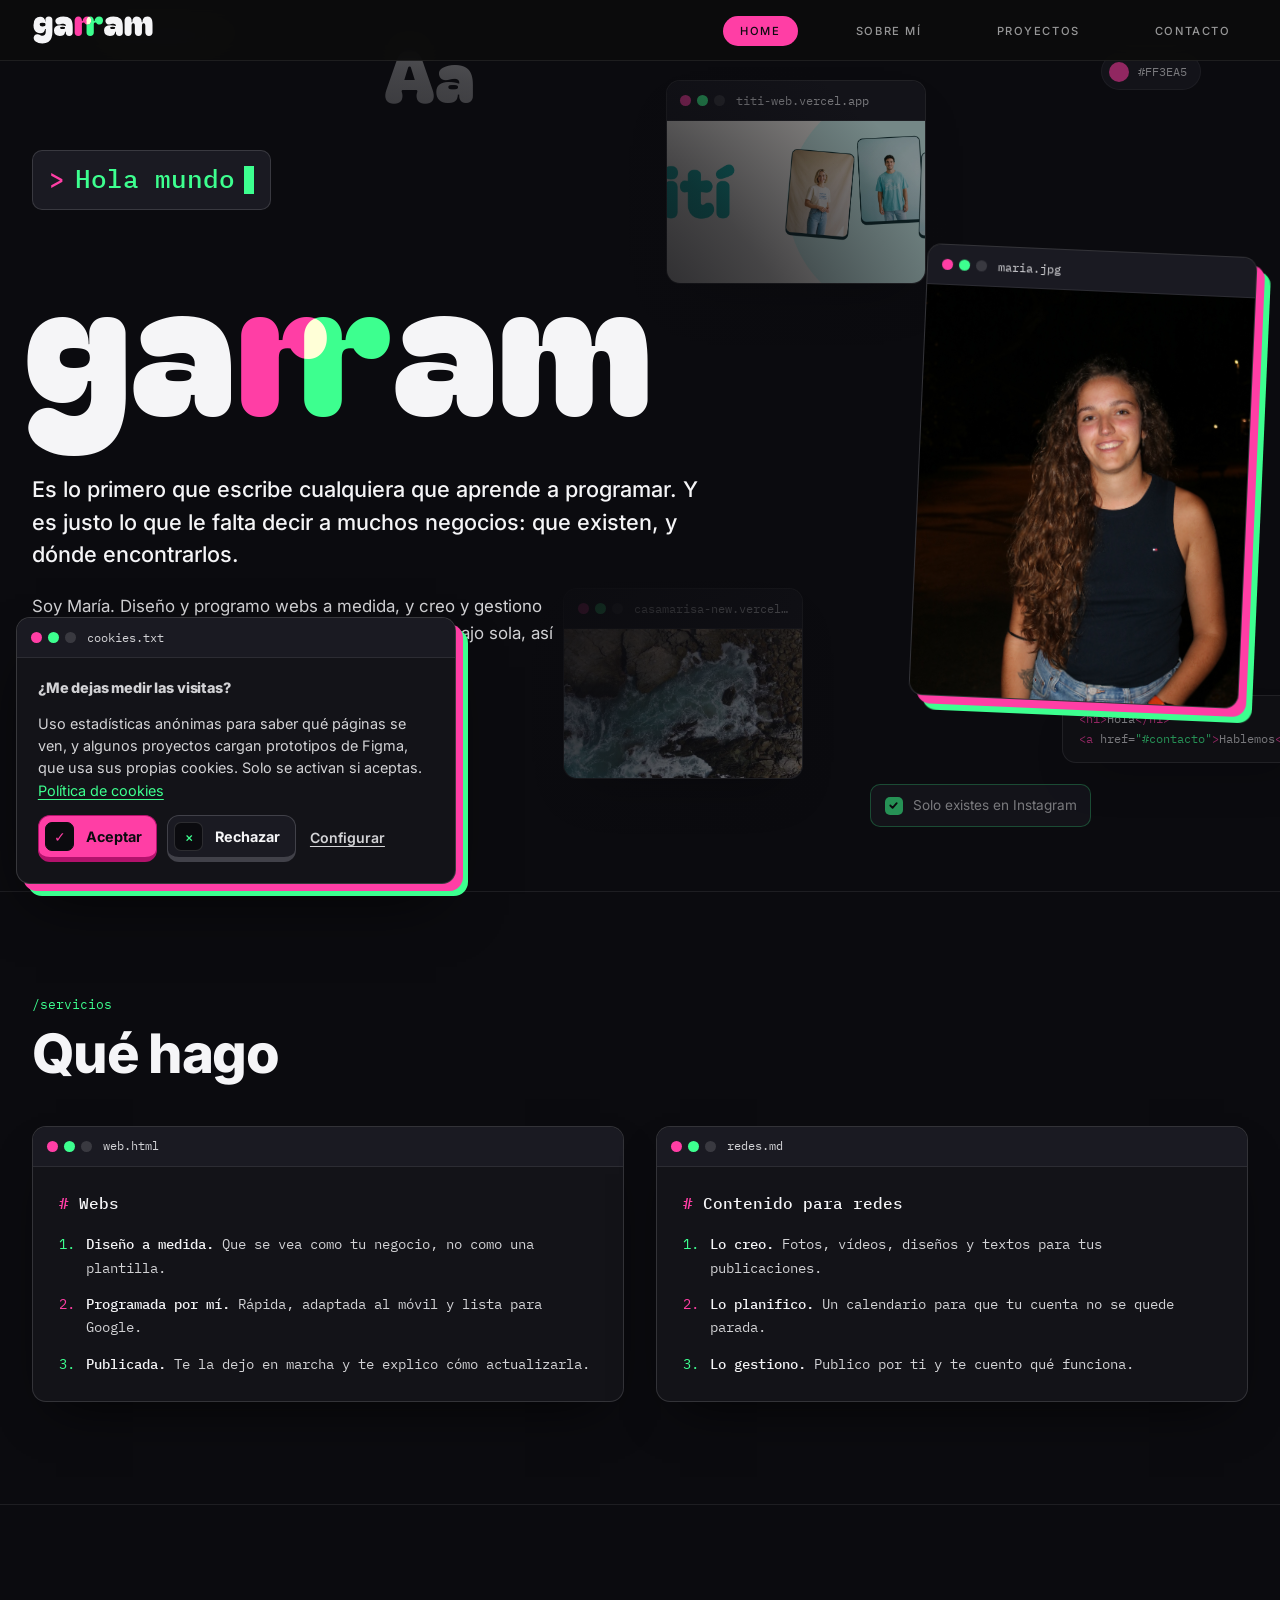
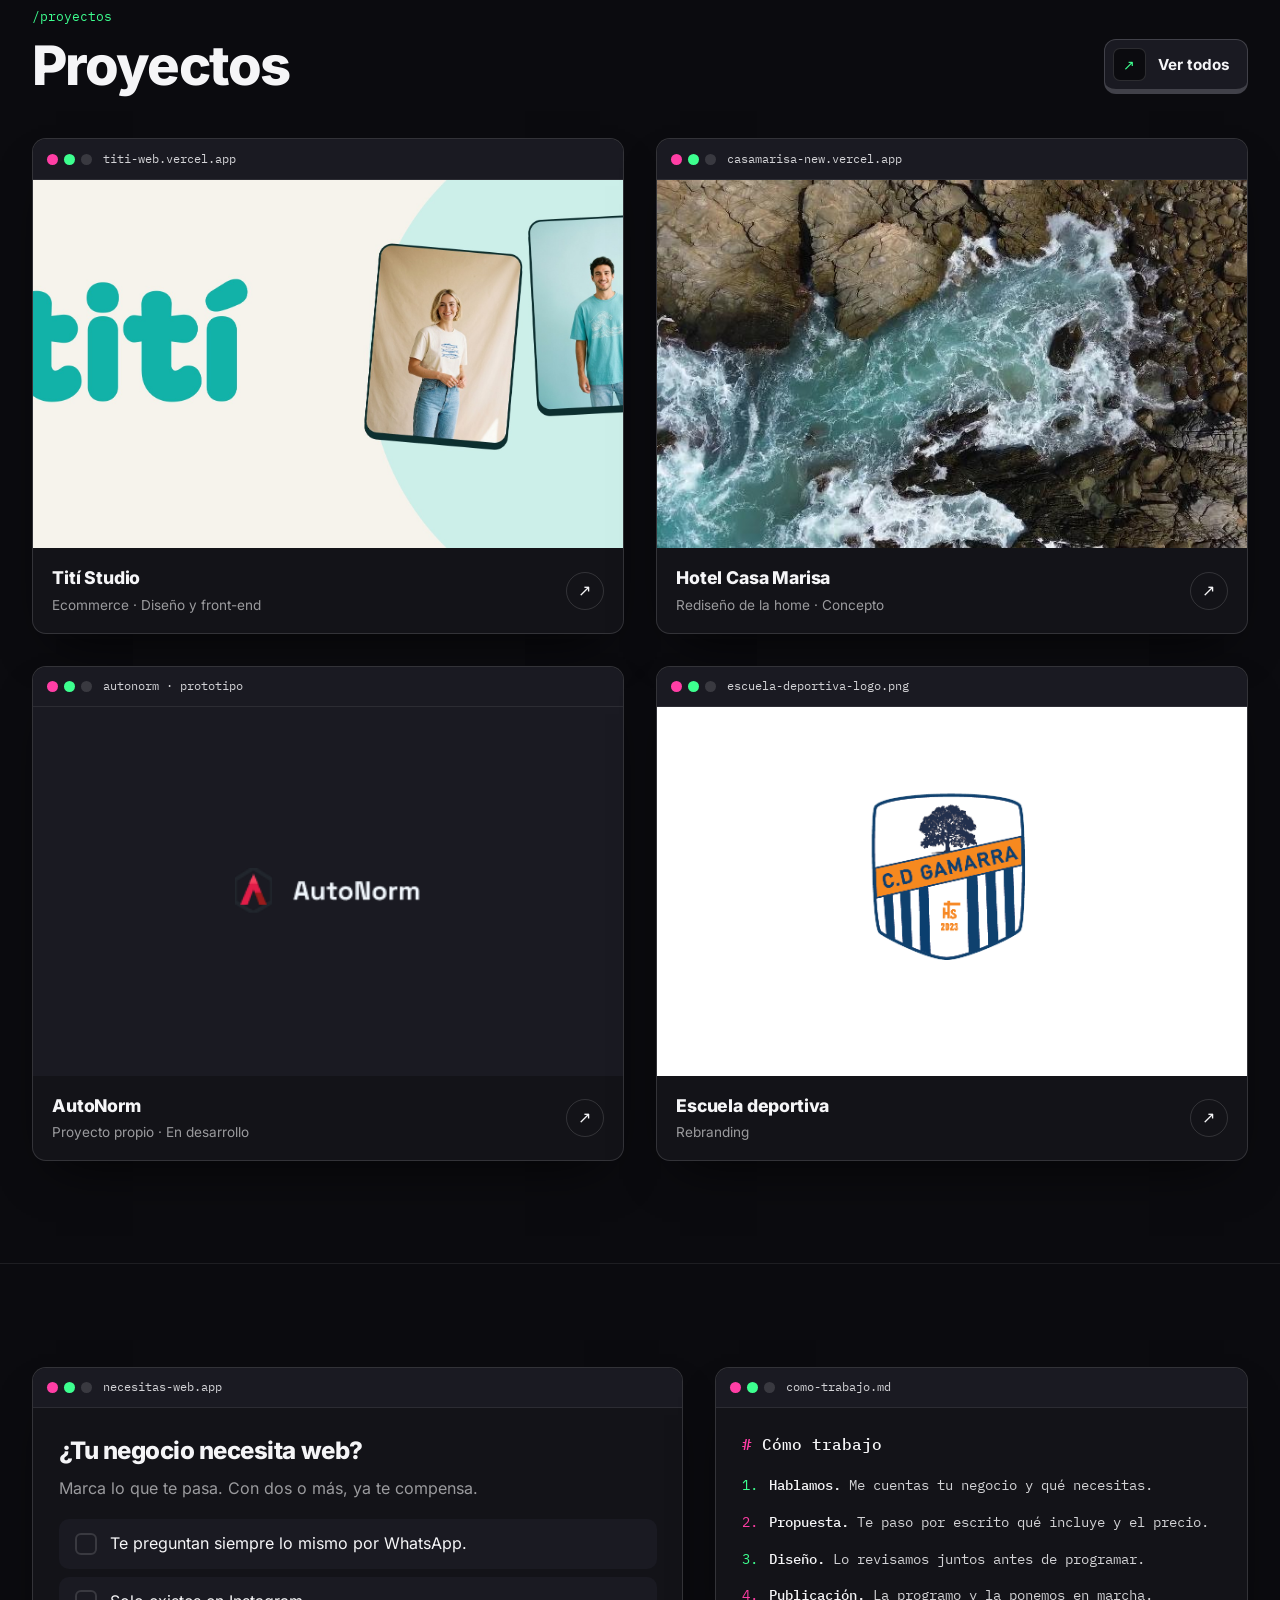
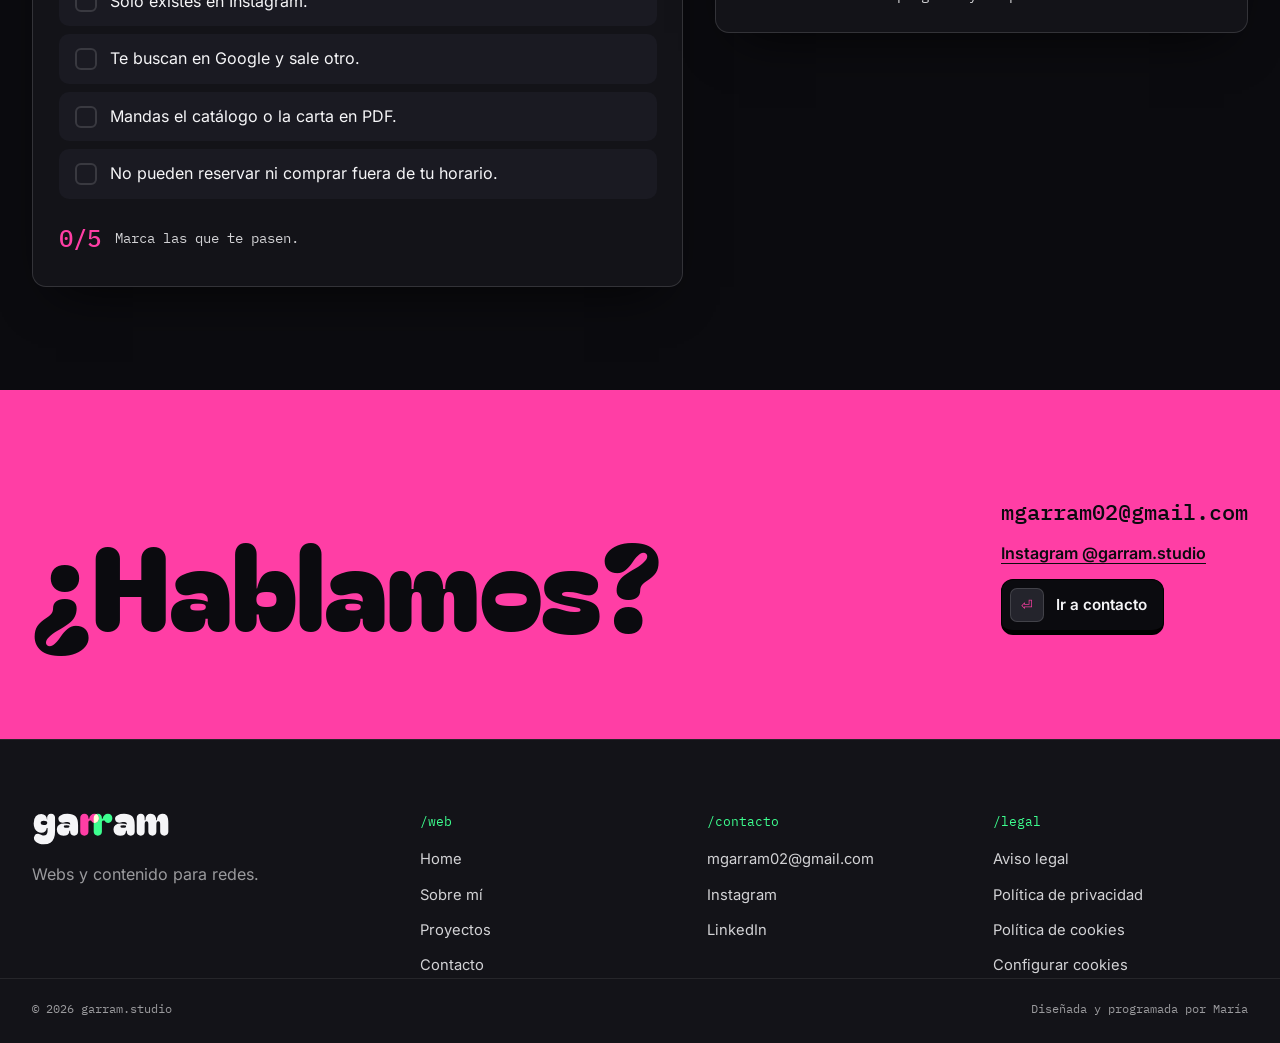
<file: mariagarramcv/index.html>
<!DOCTYPE html>
<html lang="es">
<head>
<meta charset="UTF-8">
<meta name="viewport" content="width=device-width, initial-scale=1.0">
<title>garram.studio</title>
<meta name="description" content="garram.studio es la marca de María, diseñadora y desarrolladora front-end autónoma. Diseño y programo webs, y creo y gestiono contenido para redes sociales de negocios.">
<link rel="stylesheet" href="fonts.css">
<link rel="icon" type="image/svg+xml" href="img/garram-simbolo.svg">
<link rel="stylesheet" href="style.css">
<style>
/* Portada garram.studio — delante, un mensaje claro y dos botones; detrás, flotando
   despacio, piezas del trabajo (ventanas, código, colores, el símbolo). Debajo, todo
   ordenado en ventanas iguales: el mismo lenguaje del escritorio, pero fácil de leer. */
:root {
  --mono: 'IBM Plex Mono', ui-monospace, monospace;
  --ink: #0b0b0f;
  --gut: max(16px, 2rem);
}

.wrap { max-width: 1280px; margin: 0 auto; padding-left: var(--gut); padding-right: var(--gut); }

/* ── Ventana (pieza común) ── */
.win { background: var(--bg2); border: 0.5px solid rgba(245,245,247,0.14); border-radius: 14px; overflow: hidden; box-shadow: 0 24px 50px -24px rgba(0,0,0,0.8); }
.win-bar { display: flex; align-items: center; gap: 0.7rem; padding: 0.6rem 0.85rem; background: var(--bg3); border-bottom: 0.5px solid var(--border); }
.dots { display: flex; gap: 6px; flex-shrink: 0; }
.dots b { width: 11px; height: 11px; border-radius: 50%; }
.dots b:nth-child(1) { background: var(--pink); }
.dots b:nth-child(2) { background: var(--green); }
.dots b:nth-child(3) { background: var(--faint); }
.fname { flex: 1; min-width: 0; font-family: var(--mono); font-size: 0.78rem; color: var(--off); white-space: nowrap; overflow: hidden; text-overflow: ellipsis; }

.btn { display: inline-flex; align-items: center; padding: 0.9rem 1.45rem; border-radius: 999px; font-weight: 700; font-size: 0.95rem; text-decoration: none; transition: transform 0.2s, box-shadow 0.2s, border-color 0.2s, color 0.2s; }
.btn:focus-visible, a:focus-visible { outline: 3px solid var(--green); outline-offset: 3px; }
.btn-pink { background: var(--pink); color: var(--ink); }
.btn-pink:hover { transform: translate(-3px, -3px); box-shadow: 4px 4px 0 var(--green); }
.btn-line { border: 1.5px solid var(--faint); color: var(--white); }
.btn-line:hover { border-color: var(--green); color: var(--green); }

/* ── Portada ── */
.hero { position: relative; overflow: hidden; padding-top: calc(60px + clamp(3rem, 7vw, 6rem)); padding-bottom: clamp(3.5rem, 7vw, 6rem); border-bottom: 0.5px solid var(--border); }
.hero .wrap { position: relative; z-index: 2; display: grid; grid-template-columns: minmax(0, 1.25fr) minmax(0, 0.75fr); gap: clamp(2rem, 5vw, 4rem); align-items: center; }
.hero-text { display: flex; flex-direction: column; gap: 1.4rem; }
.hero-text .word + .lead { margin-top: clamp(1.4rem, 3vw, 2.6rem); }
.hero-text .word { color: var(--white); font-family: var(--display); font-weight: 400; font-size: clamp(4.6rem, 15vw, 12.5rem); line-height: 0.82; white-space: nowrap; margin-left: -0.04em; }
.word .r1 { color: var(--pink); display: inline-block; }
.word .r2 { color: var(--green); display: inline-block; margin-left: -0.16em; mix-blend-mode: screen; animation: solapa 1.1s cubic-bezier(.2,.8,.2,1) 0.25s both; }
@keyframes solapa { from { transform: translateX(0.35em); } to { transform: translateX(0); } }
/* "Hola mundo" como la primera línea de código: se escribe sola encima del logotipo */
.hero .hello { display: inline-flex; align-items: center; gap: 0.6ch; align-self: flex-start; font-family: var(--mono); font-weight: 500; font-size: clamp(1.15rem, 2.2vw, 1.6rem); color: var(--green); padding: 0.55rem 1rem; border-radius: 10px; background: var(--bg3); border: 0.5px solid rgba(245,245,247,0.14); margin-bottom: clamp(0.6rem, 2vw, 1.4rem); }
.hello-prompt { color: var(--pink); }
.hello-type { display: inline-block; overflow: hidden; white-space: nowrap; width: 10ch; animation: escribe 1.1s steps(10) 0.6s both; }
.hello-caret { display: inline-block; width: 0.6ch; height: 1.1em; background: var(--green); animation: parpadea 1s steps(1) infinite; }
@keyframes escribe { from { width: 0; } to { width: 10ch; } }
@keyframes parpadea { 50% { opacity: 0; } }
@media (prefers-reduced-motion: reduce) { .hello-type { animation: none; } .hello-caret { animation: none; } }
.hero-text p { color: var(--off); font-size: 1.05rem; line-height: 1.65; max-width: 48ch; }
.hero-text .lead { color: var(--white); font-size: clamp(1.15rem, 1.8vw, 1.35rem); line-height: 1.5; font-weight: 500; }

/* Teclas: los botones son teclas de teclado que se hunden al pulsarlas */
.key { display: inline-flex; align-items: center; gap: 0.75rem; padding: 0.5rem 1.05rem 0.5rem 0.5rem; border-radius: 12px; background: var(--bg3); color: var(--white); border: 1px solid rgba(245,245,247,0.18); border-bottom-width: 5px; font-weight: 700; font-size: 0.95rem; text-decoration: none; transition: transform 0.08s, border-bottom-width 0.08s, box-shadow 0.2s; cursor: pointer; }
.key kbd { font-family: var(--mono); font-size: 0.9rem; font-weight: 500; min-width: 2.1rem; height: 2.1rem; padding: 0 0.4rem; display: grid; place-items: center; border-radius: 7px; background: var(--bg); color: var(--green); border: 1px solid rgba(245,245,247,0.14); }
.key:hover { box-shadow: 0 0 0 2px var(--green); }
.key:active, .key.press { transform: translateY(3px); border-bottom-width: 2px; }
.key:focus-visible { outline: 3px solid var(--green); outline-offset: 3px; }
.key-pink { background: var(--pink); color: var(--ink); border-color: #b3126c; }
.key-pink kbd { background: var(--ink); color: var(--pink); border-color: var(--ink); }
.key-pink:hover { box-shadow: 0 0 0 2px var(--white); }
.cta-links .key-ink { background: var(--ink); color: var(--white); border-color: #000; text-decoration: none; align-self: flex-start; }
.cta-links .key-ink kbd { background: #24242c; color: var(--pink); }
.cta-links .key-ink:hover { box-shadow: 0 0 0 2px var(--ink); }
.key[hidden] { display: none; }
.key-hint { display: none; font-family: var(--mono); font-size: 0.78rem !important; color: var(--muted) !important; }
@media (pointer: fine) { .key-hint { display: block; } }
@media (prefers-reduced-motion: reduce) { .key { transition: none; } }
.hero-actions { display: flex; flex-wrap: wrap; gap: 0.7rem; margin-top: 0.3rem; }

.me { justify-self: end; width: 100%; max-width: 330px; transform: rotate(2.5deg); box-shadow: 8px 8px 0 var(--pink), 14px 14px 0 var(--green); }
.me img { display: block; width: 100%; aspect-ratio: 4 / 5; object-fit: cover; }
.me figcaption { padding: 0.75rem 0.95rem; font-family: var(--mono); font-size: 0.78rem; color: var(--muted); }

/* Fondo flotante: solo decoración, detrás de todo */
.float { position: absolute; inset: 0; z-index: 1; pointer-events: none; }
.float::after { content: ''; position: absolute; inset: 0; background: radial-gradient(ellipse 60% 70% at 28% 50%, var(--bg) 25%, rgba(11,11,15,0.55) 60%, transparent 85%); }
.fl { position: absolute; opacity: 0.55; animation: flota var(--t, 14s) ease-in-out var(--d, 0s) infinite alternate; }
.fl > * { transform: translate(var(--px, 0px), var(--py, 0px)); transition: transform 0.6s ease-out; }
@keyframes flota { from { transform: translateY(-14px) rotate(var(--r1, -3deg)); } to { transform: translateY(16px) rotate(var(--r2, 3deg)); } }
.fl .win { width: 100%; }
.fl-shot { display: block; width: 100%; aspect-ratio: 16 / 10; object-fit: cover; }
.chip { display: inline-flex; align-items: center; gap: 0.55rem; padding: 0.45rem 0.8rem 0.45rem 0.45rem; border-radius: 999px; background: var(--bg3); border: 0.5px solid var(--border); font-family: var(--mono); font-size: 0.78rem; color: var(--off); white-space: nowrap; }
.chip i { width: 20px; height: 20px; border-radius: 50%; display: block; }
.code { padding: 0.8rem 1rem; font-family: var(--mono); font-size: 0.78rem; line-height: 1.6; color: var(--off); white-space: pre; }
.code .k { color: var(--pink); } .code .s { color: var(--green); }
.tick { display: inline-flex; align-items: center; gap: 0.6rem; padding: 0.6rem 0.85rem; border-radius: 10px; background: var(--bg3); border: 0.5px solid rgba(61,255,143,0.45); font-size: 0.85rem; color: var(--off); white-space: nowrap; }
.tick b { width: 18px; height: 18px; border-radius: 5px; background: var(--green); display: grid; place-items: center; }
.aa { font-family: var(--display); font-size: 4.5rem; line-height: 1; color: var(--white); }

/* ── Secciones ── */
.sec { padding-block: clamp(4rem, 8vw, 6.5rem); }
.sec + .sec { border-top: 0.5px solid var(--border); }
.sec-head { display: flex; justify-content: space-between; align-items: end; gap: 1.5rem; flex-wrap: wrap; margin-bottom: clamp(1.75rem, 3.5vw, 2.75rem); }
.sec-head h2 { font-size: clamp(2rem, 4.4vw, 3.4rem); font-weight: 800; letter-spacing: -0.03em; line-height: 1.05; }
.mono-label { font-family: var(--mono); font-size: 0.8rem; color: var(--green); display: block; margin-bottom: 0.6rem; }

/* Proyectos: cuadrícula ordenada */
.grid { display: grid; grid-template-columns: repeat(2, minmax(0, 1fr)); gap: clamp(1.25rem, 2.5vw, 2rem); }
.proj { display: flex; flex-direction: column; text-decoration: none; color: inherit; transition: transform 0.25s, box-shadow 0.25s; }
.proj:hover { transform: translate(-4px, -4px); box-shadow: 7px 7px 0 var(--pink), 12px 12px 0 var(--green); }
.shot { display: block; aspect-ratio: 16 / 10; max-width: 100%; background: var(--bg3); overflow: hidden; }
.shot img { display: block; width: 100%; height: 100%; object-fit: cover; transition: transform 0.5s; }
.proj:hover .shot img { transform: scale(1.03); }
.shot.logo { display: grid; place-items: center; }
.shot.logo img { width: auto; height: 46px; object-fit: contain; }
.shot.paper { background: #ffffff; }
.shot.paper img { object-fit: contain; padding: 1.75rem; box-sizing: border-box; }
.cap { display: flex; justify-content: space-between; align-items: center; gap: 1rem; padding: 1rem 1.2rem; }
.cap strong { display: block; font-size: 1.1rem; font-weight: 800; letter-spacing: -0.01em; }
.cap small { display: block; font-size: 0.85rem; color: var(--muted); margin-top: 0.15rem; }
.cap .go { flex-shrink: 0; width: 38px; height: 38px; border-radius: 50%; border: 1.5px solid var(--faint); display: grid; place-items: center; color: var(--white); transition: background 0.2s, border-color 0.2s, color 0.2s; }
.proj:hover .go { background: var(--green); border-color: var(--green); color: var(--ink); }

/* Lista y pasos, lado a lado */
.duo { display: grid; grid-template-columns: minmax(0, 1.1fr) minmax(0, 0.9fr); gap: clamp(1.25rem, 2.5vw, 2rem); align-items: start; }
.win-body { padding: 1.5rem 1.6rem 1.6rem; }
.check-title { font-size: 1.5rem; font-weight: 800; letter-spacing: -0.02em; }
.check-sub { color: var(--muted); margin-top: 0.35rem; }
.check-list { list-style: none; display: flex; flex-direction: column; gap: 0.5rem; margin-top: 1.1rem; }
.check-list input { position: absolute; opacity: 0; pointer-events: none; }
.check-list label { display: flex; gap: 0.85rem; align-items: center; padding: 0.8rem 0.95rem; border-radius: 10px; background: var(--bg3); cursor: pointer; line-height: 1.35; border: 0.5px solid transparent; }
.check-list label:hover { border-color: var(--border-orange); }
.box { width: 22px; height: 22px; border-radius: 6px; border: 2px solid var(--faint); flex-shrink: 0; display: grid; place-items: center; }
.box svg { opacity: 0; }
.check-list input:checked + label { border-color: rgba(61,255,143,0.45); }
.check-list input:checked + label .box { background: var(--green); border-color: var(--green); }
.check-list input:checked + label .box svg { opacity: 1; }
.check-list input:focus-visible + label { outline: 3px solid var(--green); outline-offset: 2px; }
.check-out { display: flex; align-items: center; gap: 0.9rem; flex-wrap: wrap; margin-top: 1.1rem; font-family: var(--mono); font-size: 0.88rem; color: var(--off); min-height: 44px; }
.check-out b { font-size: 1.5rem; font-weight: 500; color: var(--pink); font-variant-numeric: tabular-nums; }
.check-out .btn { font-family: var(--sans); padding: 0.65rem 1.15rem; }

.md { font-family: var(--mono); font-size: 0.9rem; line-height: 1.6; color: var(--off); }
.md h3 { font-family: var(--mono); font-size: 1rem; font-weight: 500; color: var(--white); }
.md h3 span { color: var(--pink); }
.md ol { list-style: none; margin-top: 1rem; display: flex; flex-direction: column; gap: 0.85rem; counter-reset: paso; }
.md li { counter-increment: paso; display: grid; grid-template-columns: 2.2ch 1fr; gap: 0.6rem; }
.md li::before { content: counter(paso) "."; color: var(--green); }
.md li:nth-child(even)::before { color: var(--pink); }
.md strong { color: var(--white); font-weight: 500; }

/* ── Contacto ── */
.cta { background: var(--pink); color: var(--ink); padding-block: clamp(4rem, 9vw, 6.5rem); }
.cta-grid { display: flex; justify-content: space-between; align-items: end; gap: 2rem; flex-wrap: wrap; }
.cta h2 { font-family: var(--display); font-weight: 400; font-size: clamp(3rem, 9vw, 7.5rem); line-height: 0.92; }
.cta-links { display: flex; flex-direction: column; gap: 0.75rem; min-width: 0; }
.cta-mail { font-family: var(--mono); font-size: clamp(1rem, 2.2vw, 1.4rem); font-weight: 500; user-select: all; word-break: break-all; }
.cta-links a { color: var(--ink); font-weight: 600; text-decoration: underline; text-underline-offset: 4px; }
.cta-links .btn-ink { background: var(--ink); color: var(--white); align-self: flex-start; text-decoration: none; }
.cta-links .btn-ink:hover { background: #24242c; }

/* ── Responsive ── */
@media (max-width: 900px) {
  .hero .wrap, .duo { grid-template-columns: 1fr; }
  .me { justify-self: start; max-width: 260px; }
  .fl.hide-sm { display: none; }
  .float::after { background: linear-gradient(180deg, rgba(11,11,15,0.35) 0%, var(--bg) 70%); }
}
@media (max-width: 640px) {
  .grid { grid-template-columns: 1fr; }
  .proj:hover { box-shadow: 5px 5px 0 var(--pink), 9px 9px 0 var(--green); }
}
@media (prefers-reduced-motion: reduce) {
  .fl, .word .r2 { animation: none; }
  .fl > * { transition: none; }
}
.duo-even { grid-template-columns: repeat(2, minmax(0, 1fr)); align-items: stretch; }
@media (max-width: 900px) { .duo-even { grid-template-columns: 1fr; } }
</style>
</head>
<body>

<nav>
  <div class="nav-inner">
    <a href="index.html" class="nav-logo"><img src="img/garram-logotipo.svg" alt="garram.studio" height="30"></a>
    <ul class="nav-links">
      <li><a href="index.html" class="active">Home</a></li>
      <li><a href="sobre-mi.html">Sobre mí</a></li>
      <li><a href="proyectos.html">Proyectos</a></li>
      <li><a href="contacto.html">Contacto</a></li>
    </ul>
    <button class="nav-toggle" id="menuToggle" aria-label="Abrir menú" aria-expanded="false">
      <span></span><span></span><span></span>
    </button>
  </div>
</nav>

<div class="nav-mobile" id="navMobile">
  <a href="index.html" class="active">Home</a>
  <a href="sobre-mi.html">Sobre mí</a>
  <a href="proyectos.html">Proyectos</a>
  <a href="contacto.html">Contacto</a>
</div>

<main>
  <section class="hero">
    <!-- Fondo: piezas flotando (decorativo) -->
    <div class="float" id="float" aria-hidden="true">
      <div class="fl hide-sm" style="left:52%; top:9%; width:260px; --t:16s; --r1:-4deg; --r2:1deg" data-depth="18">
        <div class="win"><div class="win-bar"><span class="dots"><b></b><b></b><b></b></span><span class="fname">titi-web.vercel.app</span></div><img class="fl-shot" src="img/titi-cover.jpg" alt=""></div>
      </div>
      <div class="fl hide-sm" style="left:44%; top:66%; width:240px; --t:19s; --d:-6s; --r1:3deg; --r2:-2deg" data-depth="12">
        <div class="win"><div class="win-bar"><span class="dots"><b></b><b></b><b></b></span><span class="fname">casamarisa-new.vercel.app</span></div><img class="fl-shot" src="img/casamarisa-hero.jpg" alt=""></div>
      </div>
      <div class="fl" style="left:86%; top:6%; --t:12s; --d:-3s" data-depth="24"><span class="chip"><i style="background:#ff3ea5"></i>#FF3EA5</span></div>
      <div class="fl" style="left:3%; top:84%; --t:13s; --d:-8s" data-depth="20"><span class="chip"><i style="background:#3dff8f"></i>#3DFF8F</span></div>
      <div class="fl hide-sm" style="left:83%; top:78%; --t:17s; --d:-2s; --r1:-2deg; --r2:4deg" data-depth="16">
        <div class="win"><div class="code"><span class="k">&lt;h1&gt;</span>Hola<span class="k">&lt;/h1&gt;</span>
<span class="k">&lt;a</span> href=<span class="s">"#contacto"</span><span class="k">&gt;</span>Hablemos<span class="k">&lt;/a&gt;</span></div></div>
      </div>
      <div class="fl" style="left:68%; top:88%; --t:15s; --d:-5s" data-depth="10"><span class="tick"><b><svg width="11" height="11" viewBox="0 0 24 24" fill="none" stroke="#0b0b0f" stroke-width="4" stroke-linecap="round" stroke-linejoin="round"><path d="M5 12l5 5 9-10"/></svg></b>Solo existes en Instagram</span></div>
      <div class="fl" style="left:91%; top:40%; width:70px; --t:11s; --d:-4s; --r1:-8deg; --r2:6deg" data-depth="28"><img src="img/garram-simbolo.svg" alt="" style="width:70px; display:block"></div>
      <div class="fl hide-sm" style="left:30%; top:4%; --t:18s; --d:-9s; --r1:-6deg; --r2:2deg" data-depth="14"><span class="aa">Aa</span></div>
      <div class="fl hide-sm" style="left:8%; top:2%; --t:14s; --d:-1s" data-depth="8"><span class="chip">como-trabajo.md</span></div>
    </div>

    <div class="wrap">
      <div class="hero-text">
        <h1 class="hello"><span class="hello-prompt" aria-hidden="true">&gt;</span> <span class="hello-type">Hola mundo</span><span class="hello-caret" aria-hidden="true"></span></h1>
        <p class="word" aria-hidden="true">ga<span class="r1">r</span><span class="r2">r</span>am</p>
        <p class="lead">Es lo primero que escribe cualquiera que aprende a programar. Y es justo lo que le falta decir a muchos negocios: que existen, y dónde encontrarlos.</p>
        <p>Soy María. Diseño y programo webs a medida, y creo y gestiono el contenido de las redes sociales de tu negocio. Trabajo sola, así que lo hablas todo conmigo.</p>
        <div class="hero-actions">
          <a href="#proyectos" class="key key-pink" data-key="p"><kbd>P</kbd>Ver proyectos</a>
          <a href="#contacto" class="key" data-key="c"><kbd>C</kbd>Escribirme</a>
        </div>
        <p class="key-hint">o pulsa P o C en tu teclado</p>
      </div>
      <figure class="win me">
        <div class="win-bar"><span class="dots"><b></b><b></b><b></b></span><span class="fname">maria.jpg</span></div>
        <img src="img/maria-hero.jpg" alt="María, diseñadora y desarrolladora de garram.studio">
      </figure>
    </div>
  </section>

  <section class="sec" aria-labelledby="serv-title">
    <div class="wrap">
      <div class="sec-head">
        <div><span class="mono-label">/servicios</span><h2 id="serv-title">Qué hago</h2></div>
      </div>
      <div class="duo duo-even">
        <article class="win">
          <div class="win-bar"><span class="dots"><b></b><b></b><b></b></span><span class="fname">web.html</span></div>
          <div class="win-body md">
            <h3><span>#</span> Webs</h3>
            <ol>
              <li><span><strong>Diseño a medida.</strong> Que se vea como tu negocio, no como una plantilla.</span></li>
              <li><span><strong>Programada por mí.</strong> Rápida, adaptada al móvil y lista para Google.</span></li>
              <li><span><strong>Publicada.</strong> Te la dejo en marcha y te explico cómo actualizarla.</span></li>
            </ol>
          </div>
        </article>
        <article class="win">
          <div class="win-bar"><span class="dots"><b></b><b></b><b></b></span><span class="fname">redes.md</span></div>
          <div class="win-body md">
            <h3><span>#</span> Contenido para redes</h3>
            <ol>
              <li><span><strong>Lo creo.</strong> Fotos, vídeos, diseños y textos para tus publicaciones.</span></li>
              <li><span><strong>Lo planifico.</strong> Un calendario para que tu cuenta no se quede parada.</span></li>
              <li><span><strong>Lo gestiono.</strong> Publico por ti y te cuento qué funciona.</span></li>
            </ol>
          </div>
        </article>
      </div>
    </div>
  </section>

  <section class="sec" id="proyectos" aria-labelledby="proj-title">
    <div class="wrap">
      <div class="sec-head">
        <div><span class="mono-label">/proyectos</span><h2 id="proj-title">Proyectos</h2></div>
        <a href="proyectos.html" class="key"><kbd>↗</kbd>Ver todos</a>
      </div>
      <div class="grid">
        <a href="titi.html" class="win proj">
          <div class="win-bar"><span class="dots"><b></b><b></b><b></b></span><span class="fname">titi-web.vercel.app</span></div>
          <span class="shot"><img src="img/titi-cover.jpg" alt="Tienda online de Tití Studio" style="object-position:30% 50%"></span>
          <span class="cap"><span><strong>Tití Studio</strong><small>Ecommerce · Diseño y front-end</small></span><span class="go" aria-hidden="true">↗</span></span>
        </a>
        <a href="https://casamarisa-new.vercel.app/" target="_blank" rel="noopener" class="win proj">
          <div class="win-bar"><span class="dots"><b></b><b></b><b></b></span><span class="fname">casamarisa-new.vercel.app</span></div>
          <span class="shot"><img src="img/casamarisa-hero.jpg" alt="Home rediseñada del Hotel Casa Marisa"></span>
          <span class="cap"><span><strong>Hotel Casa Marisa</strong><small>Rediseño de la home · Concepto</small></span><span class="go" aria-hidden="true">↗</span></span>
        </a>
        <a href="autonorm.html" class="win proj">
          <div class="win-bar"><span class="dots"><b></b><b></b><b></b></span><span class="fname">autonorm · prototipo</span></div>
          <span class="shot logo"><img src="img/autonorm-logo.png" alt="Logotipo de AutoNorm"></span>
          <span class="cap"><span><strong>AutoNorm</strong><small>Proyecto propio · En desarrollo</small></span><span class="go" aria-hidden="true">↗</span></span>
        </a>
        <a href="logos.html" class="win proj">
          <div class="win-bar"><span class="dots"><b></b><b></b><b></b></span><span class="fname">escuela-deportiva-logo.png</span></div>
          <span class="shot paper"><img src="img/Captura de pantalla 2026-06-10 154436.png" alt="Logotipo de la escuela deportiva"></span>
          <span class="cap"><span><strong>Escuela deportiva</strong><small>Rebranding</small></span><span class="go" aria-hidden="true">↗</span></span>
        </a>
      </div>
    </div>
  </section>

  <section class="sec" aria-label="Antes de empezar">
    <div class="wrap duo">
      <article class="win">
        <div class="win-bar"><span class="dots"><b></b><b></b><b></b></span><span class="fname">necesitas-web.app</span></div>
        <div class="win-body">
          <h2 class="check-title">¿Tu negocio necesita web?</h2>
          <p class="check-sub">Marca lo que te pasa. Con dos o más, ya te compensa.</p>
          <ul class="check-list">
            <li><input type="checkbox" id="s1"><label for="s1"><span class="box"><svg width="12" height="12" viewBox="0 0 24 24" fill="none" stroke="#0b0b0f" stroke-width="4" stroke-linecap="round" stroke-linejoin="round" aria-hidden="true"><path d="M5 12l5 5 9-10"/></svg></span>Te preguntan siempre lo mismo por WhatsApp.</label></li>
            <li><input type="checkbox" id="s2"><label for="s2"><span class="box"><svg width="12" height="12" viewBox="0 0 24 24" fill="none" stroke="#0b0b0f" stroke-width="4" stroke-linecap="round" stroke-linejoin="round" aria-hidden="true"><path d="M5 12l5 5 9-10"/></svg></span>Solo existes en Instagram.</label></li>
            <li><input type="checkbox" id="s3"><label for="s3"><span class="box"><svg width="12" height="12" viewBox="0 0 24 24" fill="none" stroke="#0b0b0f" stroke-width="4" stroke-linecap="round" stroke-linejoin="round" aria-hidden="true"><path d="M5 12l5 5 9-10"/></svg></span>Te buscan en Google y sale otro.</label></li>
            <li><input type="checkbox" id="s4"><label for="s4"><span class="box"><svg width="12" height="12" viewBox="0 0 24 24" fill="none" stroke="#0b0b0f" stroke-width="4" stroke-linecap="round" stroke-linejoin="round" aria-hidden="true"><path d="M5 12l5 5 9-10"/></svg></span>Mandas el catálogo o la carta en PDF.</label></li>
            <li><input type="checkbox" id="s5"><label for="s5"><span class="box"><svg width="12" height="12" viewBox="0 0 24 24" fill="none" stroke="#0b0b0f" stroke-width="4" stroke-linecap="round" stroke-linejoin="round" aria-hidden="true"><path d="M5 12l5 5 9-10"/></svg></span>No pueden reservar ni comprar fuera de tu horario.</label></li>
          </ul>
          <div class="check-out" aria-live="polite"><b id="checkCount">0/5</b><span id="checkMsg">Marca las que te pasen.</span><a href="#contacto" class="key key-pink" id="checkCta" hidden><kbd>⏎</kbd>Hablemos</a></div>
        </div>
      </article>
      <article class="win">
        <div class="win-bar"><span class="dots"><b></b><b></b><b></b></span><span class="fname">como-trabajo.md</span></div>
        <div class="win-body md">
          <h3><span>#</span> Cómo trabajo</h3>
          <ol>
            <li><span><strong>Hablamos.</strong> Me cuentas tu negocio y qué necesitas.</span></li>
            <li><span><strong>Propuesta.</strong> Te paso por escrito qué incluye y el precio.</span></li>
            <li><span><strong>Diseño.</strong> Lo revisamos juntos antes de programar.</span></li>
            <li><span><strong>Publicación.</strong> La programo y la ponemos en marcha.</span></li>
          </ol>
        </div>
      </article>
    </div>
  </section>

  <section class="cta" id="contacto" aria-labelledby="cta-title">
    <div class="wrap cta-grid">
      <h2 id="cta-title">¿Hablamos?</h2>
      <div class="cta-links">
        <span class="cta-mail">mgarram02@gmail.com</span>
        <a href="https://www.instagram.com/garram.studio/" target="_blank" rel="noopener">Instagram @garram.studio</a>
        <a href="contacto.html" class="key key-ink"><kbd>⏎</kbd>Ir a contacto</a>
      </div>
    </div>
  </section>
</main>

<footer class="site-footer">
  <div class="wrap footer-grid">
    <div class="footer-brand">
      <img src="img/garram-logotipo.svg" alt="garram.studio" height="34">
      <p>Webs y contenido para redes.</p>
    </div>
    <div class="footer-col">
      <p class="footer-h">/web</p>
      <ul>
        <li><a href="index.html">Home</a></li>
        <li><a href="sobre-mi.html">Sobre mí</a></li>
        <li><a href="proyectos.html">Proyectos</a></li>
        <li><a href="contacto.html">Contacto</a></li>
      </ul>
    </div>
    <div class="footer-col">
      <p class="footer-h">/contacto</p>
      <ul>
        <li><a href="mailto:mgarram02@gmail.com">mgarram02@gmail.com</a></li>
        <li><a href="https://www.instagram.com/garram.studio/" target="_blank" rel="noopener">Instagram</a></li>
        <li><a href="https://www.linkedin.com/in/mariagarram" target="_blank" rel="noopener">LinkedIn</a></li>
      </ul>
    </div>
    <div class="footer-col">
      <p class="footer-h">/legal</p>
      <ul>
        <li><a href="aviso-legal.html">Aviso legal</a></li>
        <li><a href="privacidad.html">Política de privacidad</a></li>
        <li><a href="cookies.html">Política de cookies</a></li>
        <li><a href="cookies.html" data-cookies>Configurar cookies</a></li>
      </ul>
    </div>
  </div>
  <div class="wrap footer-bottom">
    <p>© 2026 garram.studio</p>
    <p>Diseñada y programada por María</p>
  </div>
</footer>

<script src="nav.js"></script>
<script src="consent.js"></script>
<script>
/* Lista "¿Tu negocio necesita web?" */
(function () {
  var boxes = document.querySelectorAll('.check-list input');
  var count = document.getElementById('checkCount');
  var msg = document.getElementById('checkMsg');
  var cta = document.getElementById('checkCta');
  var textos = ['Marca las que te pasen.', 'Una ya es un aviso.', 'Con dos, ya te compensa.', 'Te está costando no tenerla.', 'Cuanto antes, mejor.', 'Las cinco. Hablemos.'];
  function actualiza() {
    var n = 0;
    boxes.forEach(function (b) { if (b.checked) n++; });
    count.textContent = n + '/5';
    msg.textContent = textos[n];
    cta.hidden = n < 2;
  }
  boxes.forEach(function (b) { b.addEventListener('change', actualiza); });
  actualiza();
})();

/* Atajos: P lleva a proyectos y C a contacto */
(function () {
  document.addEventListener('keydown', function (e) {
    if (e.ctrlKey || e.metaKey || e.altKey || e.repeat) return;
    var t = e.target;
    if (t && (t.isContentEditable || /^(INPUT|TEXTAREA|SELECT)$/.test(t.tagName) && t.type !== 'checkbox')) return;
    var k = document.querySelector('.key[data-key="' + e.key.toLowerCase() + '"]');
    if (!k) return;
    k.classList.add('press');
    setTimeout(function () { k.classList.remove('press'); k.click(); }, 120);
  });
})();

/* Fondo flotante: las piezas se apartan un poco al mover el ratón */
(function () {
  if (window.matchMedia('(prefers-reduced-motion: reduce)').matches) return;
  if (!window.matchMedia('(pointer: fine)').matches) return;
  var hero = document.querySelector('.hero');
  var items = document.querySelectorAll('#float .fl');
  hero.addEventListener('pointermove', function (e) {
    var r = hero.getBoundingClientRect();
    var cx = (e.clientX - r.left) / r.width - 0.5;
    var cy = (e.clientY - r.top) / r.height - 0.5;
    items.forEach(function (el) {
      var d = parseFloat(el.dataset.depth) || 10;
      el.firstElementChild.style.setProperty('--px', (-cx * d) + 'px');
      el.firstElementChild.style.setProperty('--py', (-cy * d) + 'px');
    });
  });
})();
</script>
</body>
</html>
</file>
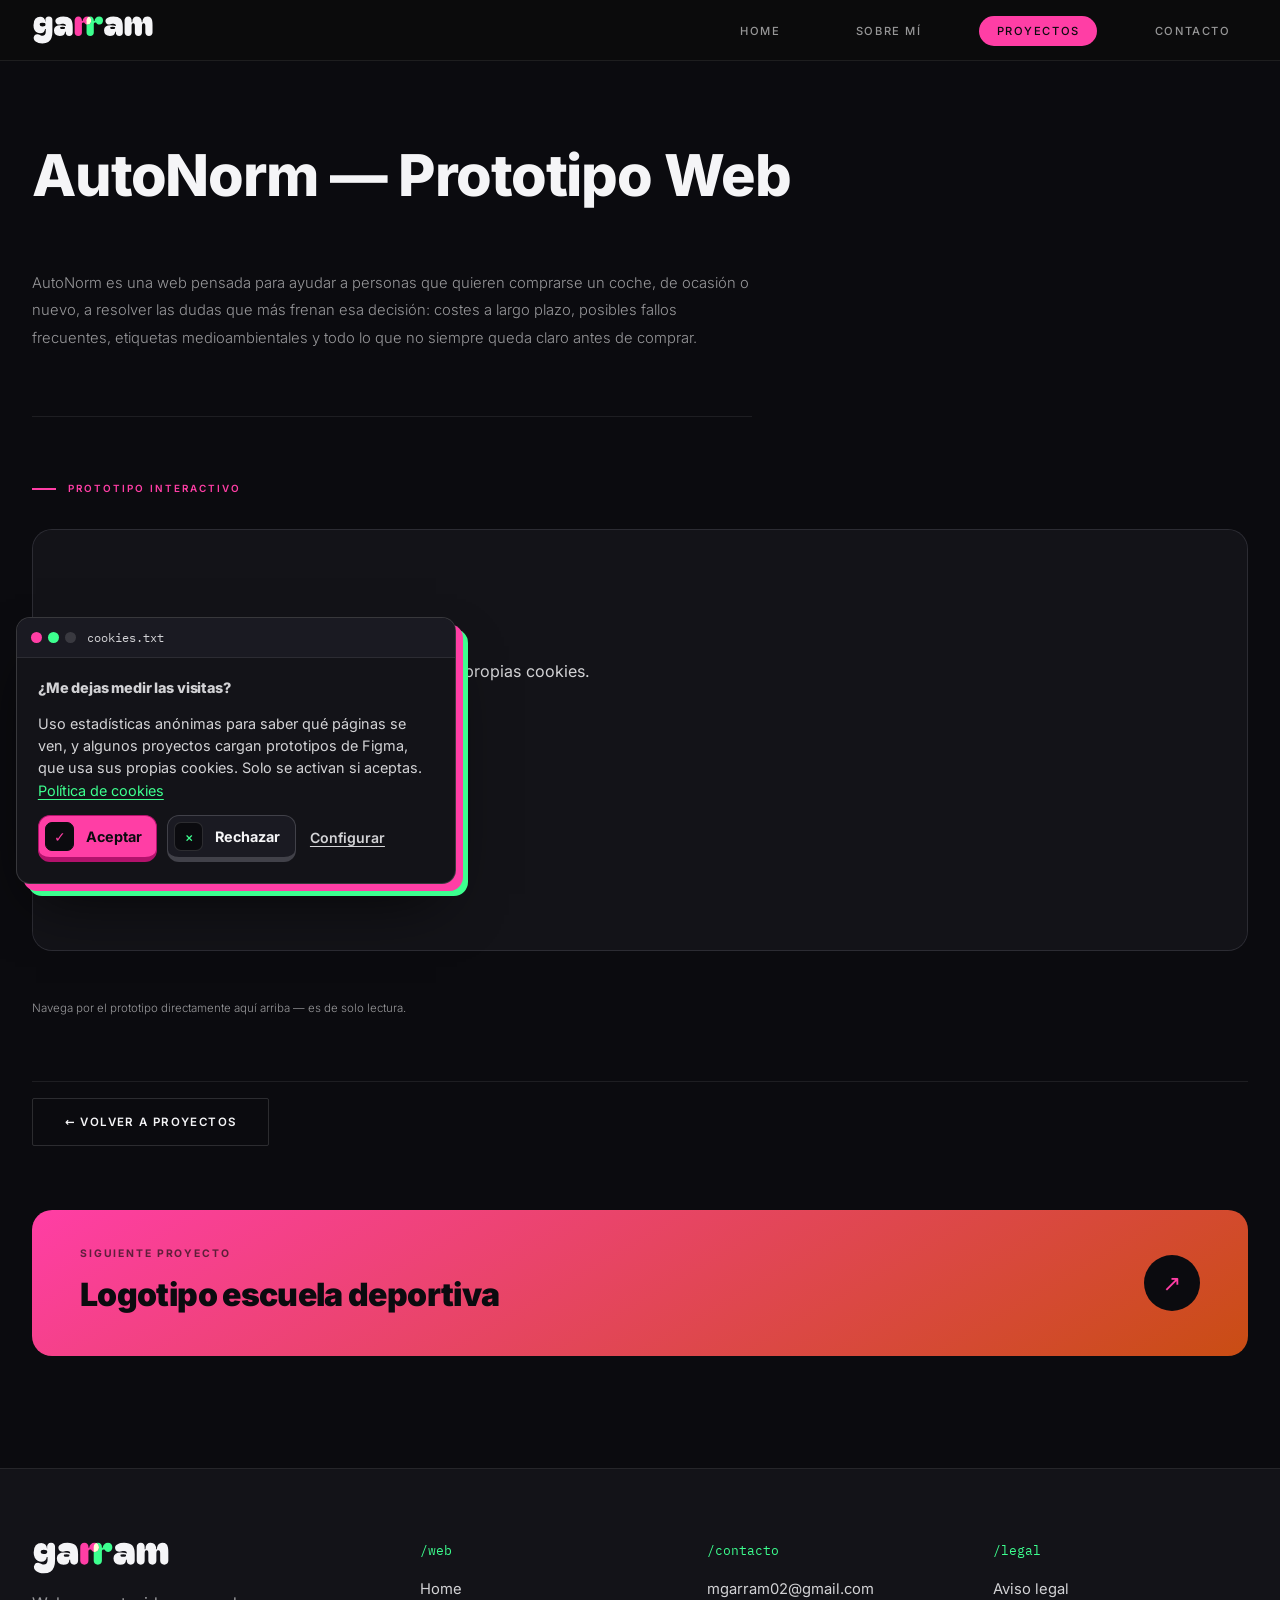
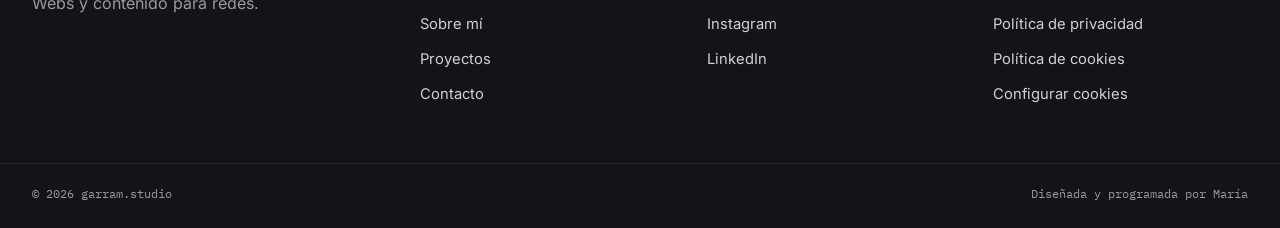
<file: mariagarramcv/autonorm.html>
<!DOCTYPE html>
<html lang="es">
<head>
<meta charset="UTF-8">
<meta name="viewport" content="width=device-width, initial-scale=1.0">
<title>AutoNorm — Prototipo Web / garram.studio</title>
<link rel="stylesheet" href="fonts.css">
<link rel="icon" type="image/svg+xml" href="img/garram-simbolo.svg">
<link rel="stylesheet" href="style.css">
<style>

/* ── PROJECT INTRO ── */
.project-intro {
  max-width: 720px;
  margin-bottom: 4rem;
  padding-bottom: 3rem;
  border-bottom: 0.5px solid var(--border);
}

.project-desc-text {
  font-size: 0.92rem;
  color: var(--muted);
  line-height: 1.85;
  font-weight: 300;
  margin-bottom: 1rem;
}

/* ── SECTION LABEL ── */
.section-label {
  font-size: 0.62rem;
  letter-spacing: 0.2em;
  text-transform: uppercase;
  color: var(--orange);
  font-weight: 600;
  margin-bottom: 2rem;
  display: flex;
  align-items: center;
  gap: 0.75rem;
}
.section-label::before {
  content: '';
  width: 24px; height: 1.5px;
  background: var(--orange);
  flex-shrink: 0;
}

/* ── FIGMA PROTOTYPE EMBED ── */
.proto-embed {
  position: relative;
  margin-bottom: 3rem;
  border: 0.5px solid var(--border);
  border-radius: 20px;
  overflow: hidden;
  background: var(--bg3);
}
.proto-embed iframe {
  display: block;
  width: 100%;
  height: 680px;
  border: 0;
}
.proto-note {
  font-size: 0.72rem;
  color: var(--muted);
  font-weight: 300;
  margin-bottom: 4rem;
}

/* ═══ RESPONSIVE ═══ */
@media (max-width: 768px) {
  .proto-embed iframe { height: 520px; }
}
@media (max-width: 480px) {
  .proto-embed iframe { height: 420px; }
}
</style>
</head>
<body>

<nav>
  <div class="nav-inner">
    <a href="index.html" class="nav-logo"><img src="img/garram-logotipo.svg" alt="garram.studio" height="30"></a>
    <ul class="nav-links">
      <li><a href="index.html">Home</a></li>
      <li><a href="sobre-mi.html">Sobre mí</a></li>
      <li><a href="proyectos.html" class="active">Proyectos</a></li>
      <li><a href="contacto.html">Contacto</a></li>
    </ul>
    <button class="nav-toggle" id="menuToggle" aria-label="Abrir menú" aria-expanded="false">
      <span></span><span></span><span></span>
    </button>
  </div>
</nav>

<div class="nav-mobile" id="navMobile">
  <a href="index.html">Home</a>
  <a href="sobre-mi.html">Sobre mí</a>
  <a href="proyectos.html" class="active">Proyectos</a>
  <a href="contacto.html">Contacto</a>
</div>

<main>
  <div class="page">

    <header class="page-header">
      <h1 class="page-title">AutoNorm — Prototipo Web</h1>
    </header>

    <!-- INTRO -->
    <div class="project-intro">
      <p class="project-desc-text">
        AutoNorm es una web pensada para ayudar a personas que quieren comprarse un coche, de ocasión o nuevo, a resolver las dudas que más frenan esa decisión: costes a largo plazo, posibles fallos frecuentes, etiquetas medioambientales y todo lo que no siempre queda claro antes de comprar.
      </p>
    </div>

    <!-- PROTOTIPO -->
    <p class="section-label">Prototipo interactivo</p>
    <div class="proto-embed">
      <div class="embed-gate">
        <p class="embed-gate-title">Prototipo en Figma</p>
        <p>Este prototipo se carga desde Figma, que usa sus propias cookies. Hasta que lo cargues, no se conecta con Figma.</p>
        <button type="button" class="key key-pink" data-load><kbd>⏎</kbd>Cargar prototipo</button>
        <label class="embed-gate-remember"><input type="checkbox" data-remember> Recordar mi elección en este navegador</label>
        <a href="cookies.html">Más información sobre cookies</a>
      </div>
      <iframe hidden data-src="https://www.figma.com/embed?embed_host=share&url=https%3A%2F%2Fwww.figma.com%2Fproto%2FAtEGTFuE5A0r5f5iXKhNTO%2FAutoNorm-%25E2%2580%2594-Prototipo-Web%3Fnode-id%3D100-76%26t%3DStFf2Nd3gkNbLlih-1"
        allowfullscreen loading="lazy"></iframe>
    </div>
    <p class="proto-note">Navega por el prototipo directamente aquí arriba — es de solo lectura.</p>

    <!-- BACK -->
    <div style="padding-top:1rem; padding-bottom: 4rem; border-top: 0.5px solid var(--border); display:flex; gap:1rem; flex-wrap:wrap;">
      <a href="proyectos.html" class="btn-outline">← Volver a proyectos</a>
    </div>

    <!-- NEXT PROJECT -->
    <a href="logos.html" class="next-project">
      <div>
        <div class="next-project-label">Siguiente proyecto</div>
        <div class="next-project-name">Logotipo escuela deportiva</div>
      </div>
      <span class="next-project-arrow">↗</span>
    </a>

  </div>
</main>

<footer class="site-footer">
  <div class="wrap footer-grid">
    <div class="footer-brand">
      <img src="img/garram-logotipo.svg" alt="garram.studio" height="34">
      <p>Webs y contenido para redes.</p>
    </div>
    <div class="footer-col">
      <p class="footer-h">/web</p>
      <ul>
        <li><a href="index.html">Home</a></li>
        <li><a href="sobre-mi.html">Sobre mí</a></li>
        <li><a href="proyectos.html">Proyectos</a></li>
        <li><a href="contacto.html">Contacto</a></li>
      </ul>
    </div>
    <div class="footer-col">
      <p class="footer-h">/contacto</p>
      <ul>
        <li><a href="mailto:mgarram02@gmail.com">mgarram02@gmail.com</a></li>
        <li><a href="https://www.instagram.com/garram.studio/" target="_blank" rel="noopener">Instagram</a></li>
        <li><a href="https://www.linkedin.com/in/mariagarram" target="_blank" rel="noopener">LinkedIn</a></li>
      </ul>
    </div>
    <div class="footer-col">
      <p class="footer-h">/legal</p>
      <ul>
        <li><a href="aviso-legal.html">Aviso legal</a></li>
        <li><a href="privacidad.html">Política de privacidad</a></li>
        <li><a href="cookies.html">Política de cookies</a></li>
        <li><a href="cookies.html" data-cookies>Configurar cookies</a></li>
      </ul>
    </div>
  </div>
  <div class="wrap footer-bottom">
    <p>© 2026 garram.studio</p>
    <p>Diseñada y programada por María</p>
  </div>
</footer>

<script src="nav.js"></script>
<script src="consent.js"></script>
</body>
</html>
</file>
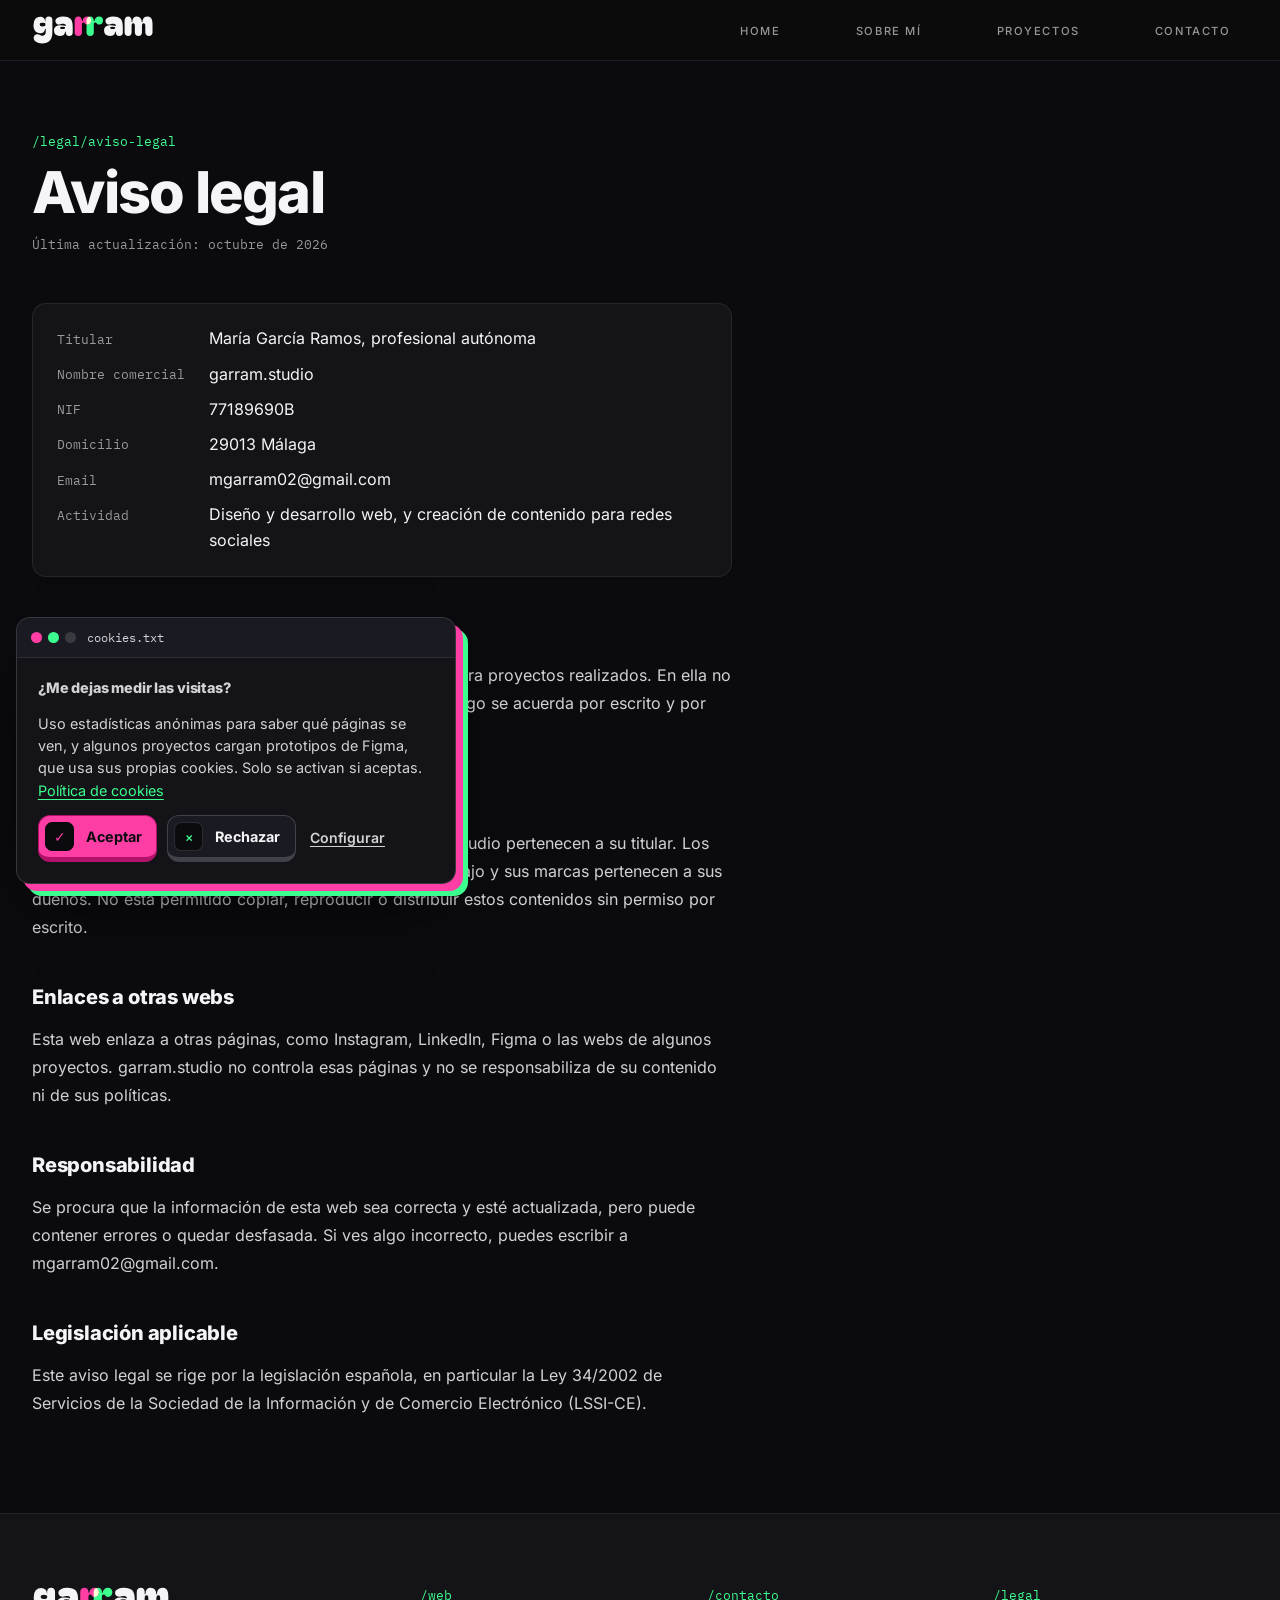
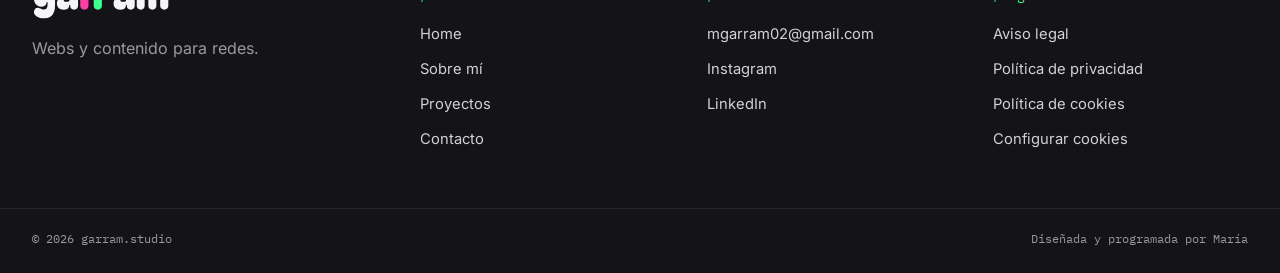
<file: mariagarramcv/aviso-legal.html>
<!DOCTYPE html>
<html lang="es">
<head>
<meta charset="UTF-8">
<meta name="viewport" content="width=device-width, initial-scale=1.0">
<title>Aviso legal — garram.studio</title>
<meta name="description" content="Datos de la titular de garram.studio y condiciones de uso de la web.">
<meta name="robots" content="noindex, follow">
<link rel="stylesheet" href="fonts.css">
<link rel="icon" type="image/svg+xml" href="img/garram-simbolo.svg">
<link rel="stylesheet" href="style.css">
</head>
<body>

<nav>
  <div class="nav-inner">
    <a href="index.html" class="nav-logo"><img src="img/garram-logotipo.svg" alt="garram.studio" height="30"></a>
    <ul class="nav-links">
      <li><a href="index.html">Home</a></li>
      <li><a href="sobre-mi.html">Sobre mí</a></li>
      <li><a href="proyectos.html">Proyectos</a></li>
      <li><a href="contacto.html">Contacto</a></li>
    </ul>
    <button class="nav-toggle" id="menuToggle" aria-label="Abrir menú" aria-expanded="false">
      <span></span><span></span><span></span>
    </button>
  </div>
</nav>

<div class="nav-mobile" id="navMobile">
  <a href="index.html">Home</a>
  <a href="sobre-mi.html">Sobre mí</a>
  <a href="proyectos.html">Proyectos</a>
  <a href="contacto.html">Contacto</a>
</div>

<main class="legal">
  <div class="wrap">
    <span class="mono-label">/legal/aviso-legal</span>
    <h1>Aviso legal</h1>
    <p class="legal-date">Última actualización: octubre de 2026</p>
    <div class="legal-body">
      <dl class="legal-data">
        <dt>Titular</dt><dd>María García Ramos, profesional autónoma</dd>
        <dt>Nombre comercial</dt><dd>garram.studio</dd>
        <dt>NIF</dt><dd>77189690B</dd>
        <dt>Domicilio</dt><dd>29013 Málaga</dd>
        <dt>Email</dt><dd>mgarram02@gmail.com</dd>
        <dt>Actividad</dt><dd>Diseño y desarrollo web, y creación de contenido para redes sociales</dd>
      </dl>

      <h2>Para qué sirve esta web</h2>
      <p>Esta web presenta los servicios de garram.studio y muestra proyectos realizados. En ella no se venden productos ni se contrata nada: cualquier encargo se acuerda por escrito y por separado.</p>

      <h2>Propiedad intelectual</h2>
      <p>Los textos, el diseño de la web y el logotipo de garram.studio pertenecen a su titular. Los proyectos de clientes se muestran como muestra de trabajo y sus marcas pertenecen a sus dueños. No está permitido copiar, reproducir o distribuir estos contenidos sin permiso por escrito.</p>

      <h2>Enlaces a otras webs</h2>
      <p>Esta web enlaza a otras páginas, como Instagram, LinkedIn, Figma o las webs de algunos proyectos. garram.studio no controla esas páginas y no se responsabiliza de su contenido ni de sus políticas.</p>

      <h2>Responsabilidad</h2>
      <p>Se procura que la información de esta web sea correcta y esté actualizada, pero puede contener errores o quedar desfasada. Si ves algo incorrecto, puedes escribir a mgarram02@gmail.com.</p>

      <h2>Legislación aplicable</h2>
      <p>Este aviso legal se rige por la legislación española, en particular la Ley 34/2002 de Servicios de la Sociedad de la Información y de Comercio Electrónico (LSSI-CE).</p>
    </div>
  </div>
</main>

<footer class="site-footer">
  <div class="wrap footer-grid">
    <div class="footer-brand">
      <img src="img/garram-logotipo.svg" alt="garram.studio" height="34">
      <p>Webs y contenido para redes.</p>
    </div>
    <div class="footer-col">
      <p class="footer-h">/web</p>
      <ul>
        <li><a href="index.html">Home</a></li>
        <li><a href="sobre-mi.html">Sobre mí</a></li>
        <li><a href="proyectos.html">Proyectos</a></li>
        <li><a href="contacto.html">Contacto</a></li>
      </ul>
    </div>
    <div class="footer-col">
      <p class="footer-h">/contacto</p>
      <ul>
        <li><a href="mailto:mgarram02@gmail.com">mgarram02@gmail.com</a></li>
        <li><a href="https://www.instagram.com/garram.studio/" target="_blank" rel="noopener">Instagram</a></li>
        <li><a href="https://www.linkedin.com/in/mariagarram" target="_blank" rel="noopener">LinkedIn</a></li>
      </ul>
    </div>
    <div class="footer-col">
      <p class="footer-h">/legal</p>
      <ul>
        <li><a href="aviso-legal.html">Aviso legal</a></li>
        <li><a href="privacidad.html">Política de privacidad</a></li>
        <li><a href="cookies.html">Política de cookies</a></li>
        <li><a href="cookies.html" data-cookies>Configurar cookies</a></li>
      </ul>
    </div>
  </div>
  <div class="wrap footer-bottom">
    <p>© 2026 garram.studio</p>
    <p>Diseñada y programada por María</p>
  </div>
</footer>

<script src="nav.js"></script>
<script src="consent.js"></script>

</body>
</html>
</file>
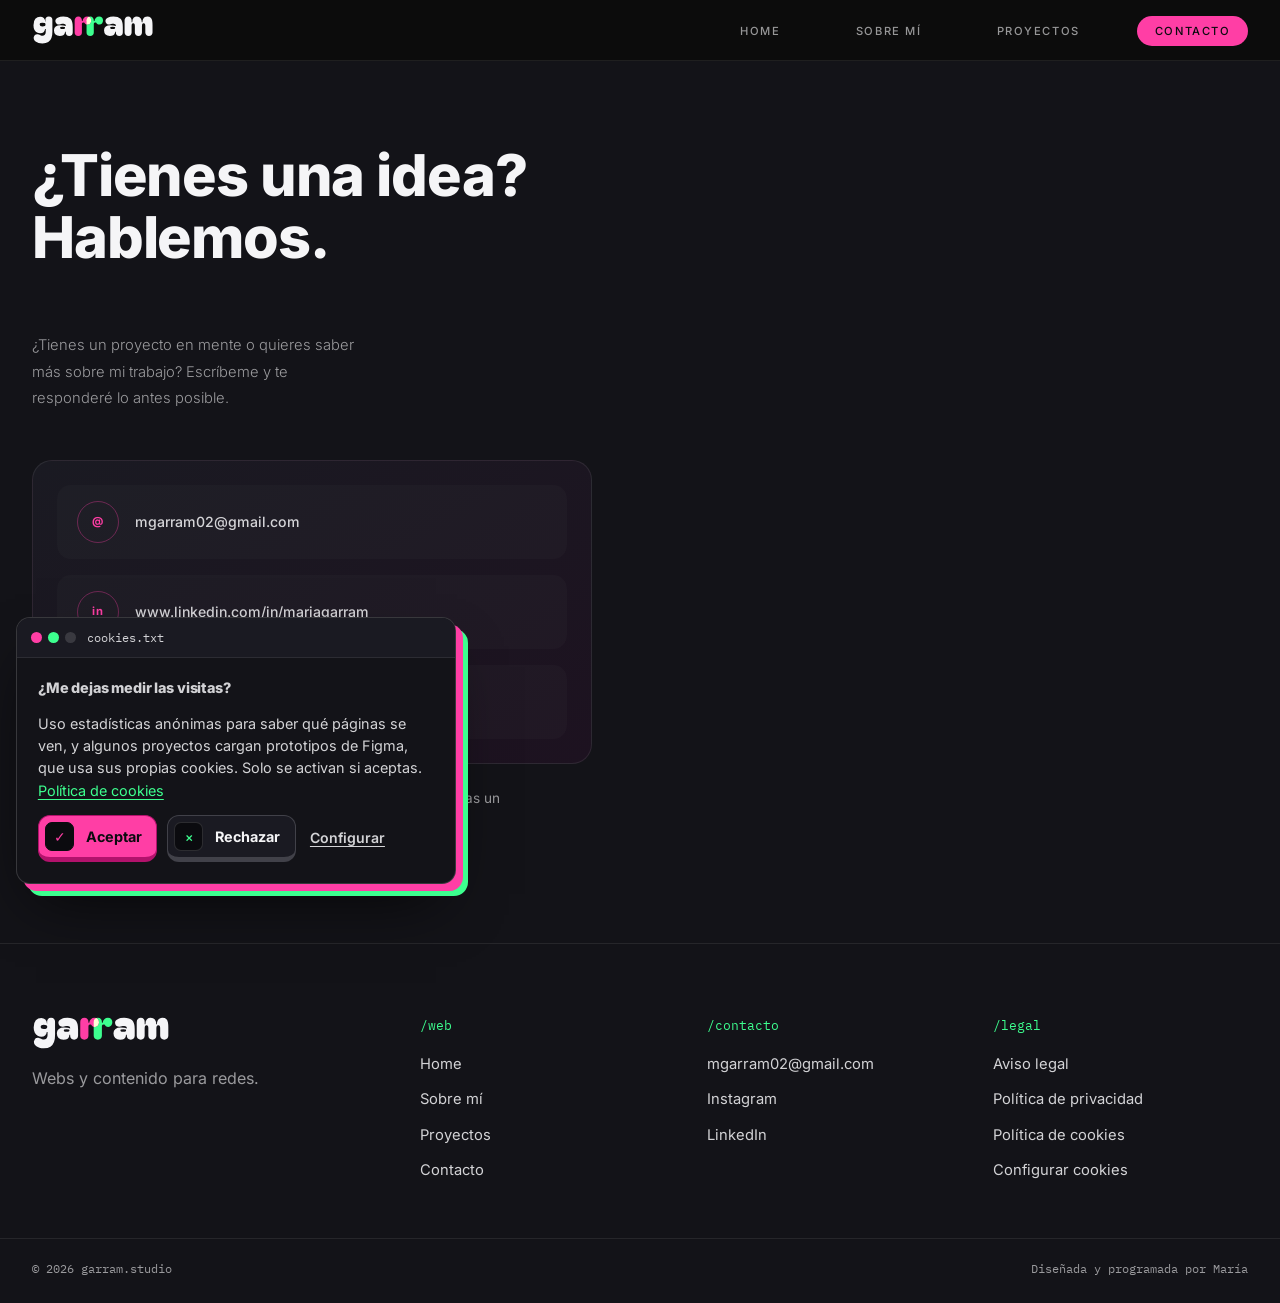
<file: mariagarramcv/contacto.html>
<!DOCTYPE html>
<html lang="es">
<head>
<meta charset="UTF-8">
<meta name="viewport" content="width=device-width, initial-scale=1.0">
<title>Contacto — garram.studio</title>
<link rel="stylesheet" href="fonts.css">
<link rel="icon" type="image/svg+xml" href="img/garram-simbolo.svg">
<link rel="stylesheet" href="style.css">
<style>
/* Fondo ligeramente más cálido en contacto */
body { background: var(--bg2); }

.contact-grid {
  display: grid;
  grid-template-columns: minmax(0, 1fr);
  max-width: 560px;
}

/* Lado izquierdo */
.contact-lead {
  font-size: clamp(1.8rem, 3vw, 2.8rem);
  font-weight: 900;
  color: var(--white);
  line-height: 1.1;
  letter-spacing: -0.03em;
  margin-bottom: 1.5rem;
  text-transform: uppercase;
}

.contact-lead em { font-style: normal; color: var(--orange); display: block; }

.contact-sub {
  color: var(--muted);
  font-size: 0.92rem;
  line-height: 1.8;
  margin-bottom: 3rem;
  font-weight: 300;
  max-width: 340px;
}

.contact-links {
  display: flex;
  flex-direction: column;
  gap: 1rem;
  border-radius: 20px;
  border: 0.5px solid var(--border);
  background: linear-gradient(150deg, var(--bg3) 0%, #1d1220 100%);
  padding: 1.5rem;
}

.contact-link {
  display: flex;
  align-items: center;
  gap: 1rem;
  color: var(--off);
  text-decoration: none;
  font-size: 0.88rem;
  font-weight: 500;
  transition: color 0.2s, background 0.2s, transform 0.2s;
  padding: 1rem 1.25rem;
  border-radius: 14px;
  background: rgba(255,255,255,0.02);
}

.contact-link:hover { color: var(--orange); background: var(--orange-dim); transform: translateY(-2px); }
.contact-link:hover .cl-icon { border-color: var(--orange); color: var(--orange); background: var(--orange); }
.contact-link:hover .cl-icon { color: var(--white); }

.cl-icon {
  width: 42px; height: 42px;
  border: 0.5px solid var(--border-orange);
  display: flex;
  align-items: center;
  justify-content: center;
  font-size: 0.7rem;
  letter-spacing: 0.06em;
  color: var(--orange);
  flex-shrink: 0;
  font-weight: 700;
  transition: border-color 0.2s, color 0.2s, background 0.2s;
  border-radius: 50%;
}

/* ═══ RESPONSIVE ═══ */
@media (max-width: 768px) {
  .contact-sub { max-width: 100%; }
}
@media (max-width: 480px) {
  .contact-lead { font-size: 2rem; }
}
.contact-link span { min-width: 0; overflow-wrap: anywhere; }
.contact-legal { margin-top: 1.5rem; max-width: 52ch; font-size: 0.85rem; color: var(--muted); line-height: 1.6; }
.contact-legal a { color: var(--green); text-underline-offset: 3px; }
</style>
</head>
<body>

<nav>
  <div class="nav-inner">
    <a href="index.html" class="nav-logo"><img src="img/garram-logotipo.svg" alt="garram.studio" height="30"></a>
    <ul class="nav-links">
      <li><a href="index.html">Home</a></li>
      <li><a href="sobre-mi.html">Sobre mí</a></li>
      <li><a href="proyectos.html">Proyectos</a></li>
      <li><a href="contacto.html" class="active">Contacto</a></li>
    </ul>
    <button class="nav-toggle" id="menuToggle" aria-label="Abrir menú" aria-expanded="false">
      <span></span><span></span><span></span>
    </button>
  </div>
</nav>

<div class="nav-mobile" id="navMobile">
  <a href="index.html">Home</a>
  <a href="sobre-mi.html">Sobre mí</a>
  <a href="proyectos.html">Proyectos</a>
  <a href="contacto.html" class="active">Contacto</a>
</div>

<main>
  <div class="page">
    <header class="page-header">
      <h1 class="page-title">¿Tienes una idea?<br>Hablemos.</h1>
    </header>

    <div class="contact-grid">
      <div>
        <p class="contact-sub">
          ¿Tienes un proyecto en mente o quieres saber más sobre mi trabajo? Escríbeme y te responderé lo antes posible.
        </p>
        <div class="contact-links">
          <a href="mailto:mgarram02@gmail.com" class="contact-link">
            <div class="cl-icon">@</div>
            <span>mgarram02@gmail.com</span>
          </a>
          <a href="https://www.linkedin.com/in/mariagarram" target="_blank" rel="noopener" class="contact-link">
            <div class="cl-icon">in</div>
            <span>www.linkedin.com/in/mariagarram</span>
          </a>
          <a href="https://www.instagram.com/garram.studio/" target="_blank" rel="noopener" class="contact-link">
            <div class="cl-icon">ig</div>
            <span>@garram.studio</span>
          </a>
        </div>
        <p class="contact-legal">Si me escribes, uso tus datos solo para responderte y, si me encargas un trabajo, para el proyecto. Más detalles en la <a href="privacidad.html">política de privacidad</a>.</p>
      </div>

    </div>
  </div>
</main>

<footer class="site-footer">
  <div class="wrap footer-grid">
    <div class="footer-brand">
      <img src="img/garram-logotipo.svg" alt="garram.studio" height="34">
      <p>Webs y contenido para redes.</p>
    </div>
    <div class="footer-col">
      <p class="footer-h">/web</p>
      <ul>
        <li><a href="index.html">Home</a></li>
        <li><a href="sobre-mi.html">Sobre mí</a></li>
        <li><a href="proyectos.html">Proyectos</a></li>
        <li><a href="contacto.html">Contacto</a></li>
      </ul>
    </div>
    <div class="footer-col">
      <p class="footer-h">/contacto</p>
      <ul>
        <li><a href="mailto:mgarram02@gmail.com">mgarram02@gmail.com</a></li>
        <li><a href="https://www.instagram.com/garram.studio/" target="_blank" rel="noopener">Instagram</a></li>
        <li><a href="https://www.linkedin.com/in/mariagarram" target="_blank" rel="noopener">LinkedIn</a></li>
      </ul>
    </div>
    <div class="footer-col">
      <p class="footer-h">/legal</p>
      <ul>
        <li><a href="aviso-legal.html">Aviso legal</a></li>
        <li><a href="privacidad.html">Política de privacidad</a></li>
        <li><a href="cookies.html">Política de cookies</a></li>
        <li><a href="cookies.html" data-cookies>Configurar cookies</a></li>
      </ul>
    </div>
  </div>
  <div class="wrap footer-bottom">
    <p>© 2026 garram.studio</p>
    <p>Diseñada y programada por María</p>
  </div>
</footer>

<script src="nav.js"></script>
<script src="consent.js"></script>
</body>
</html>
</file>
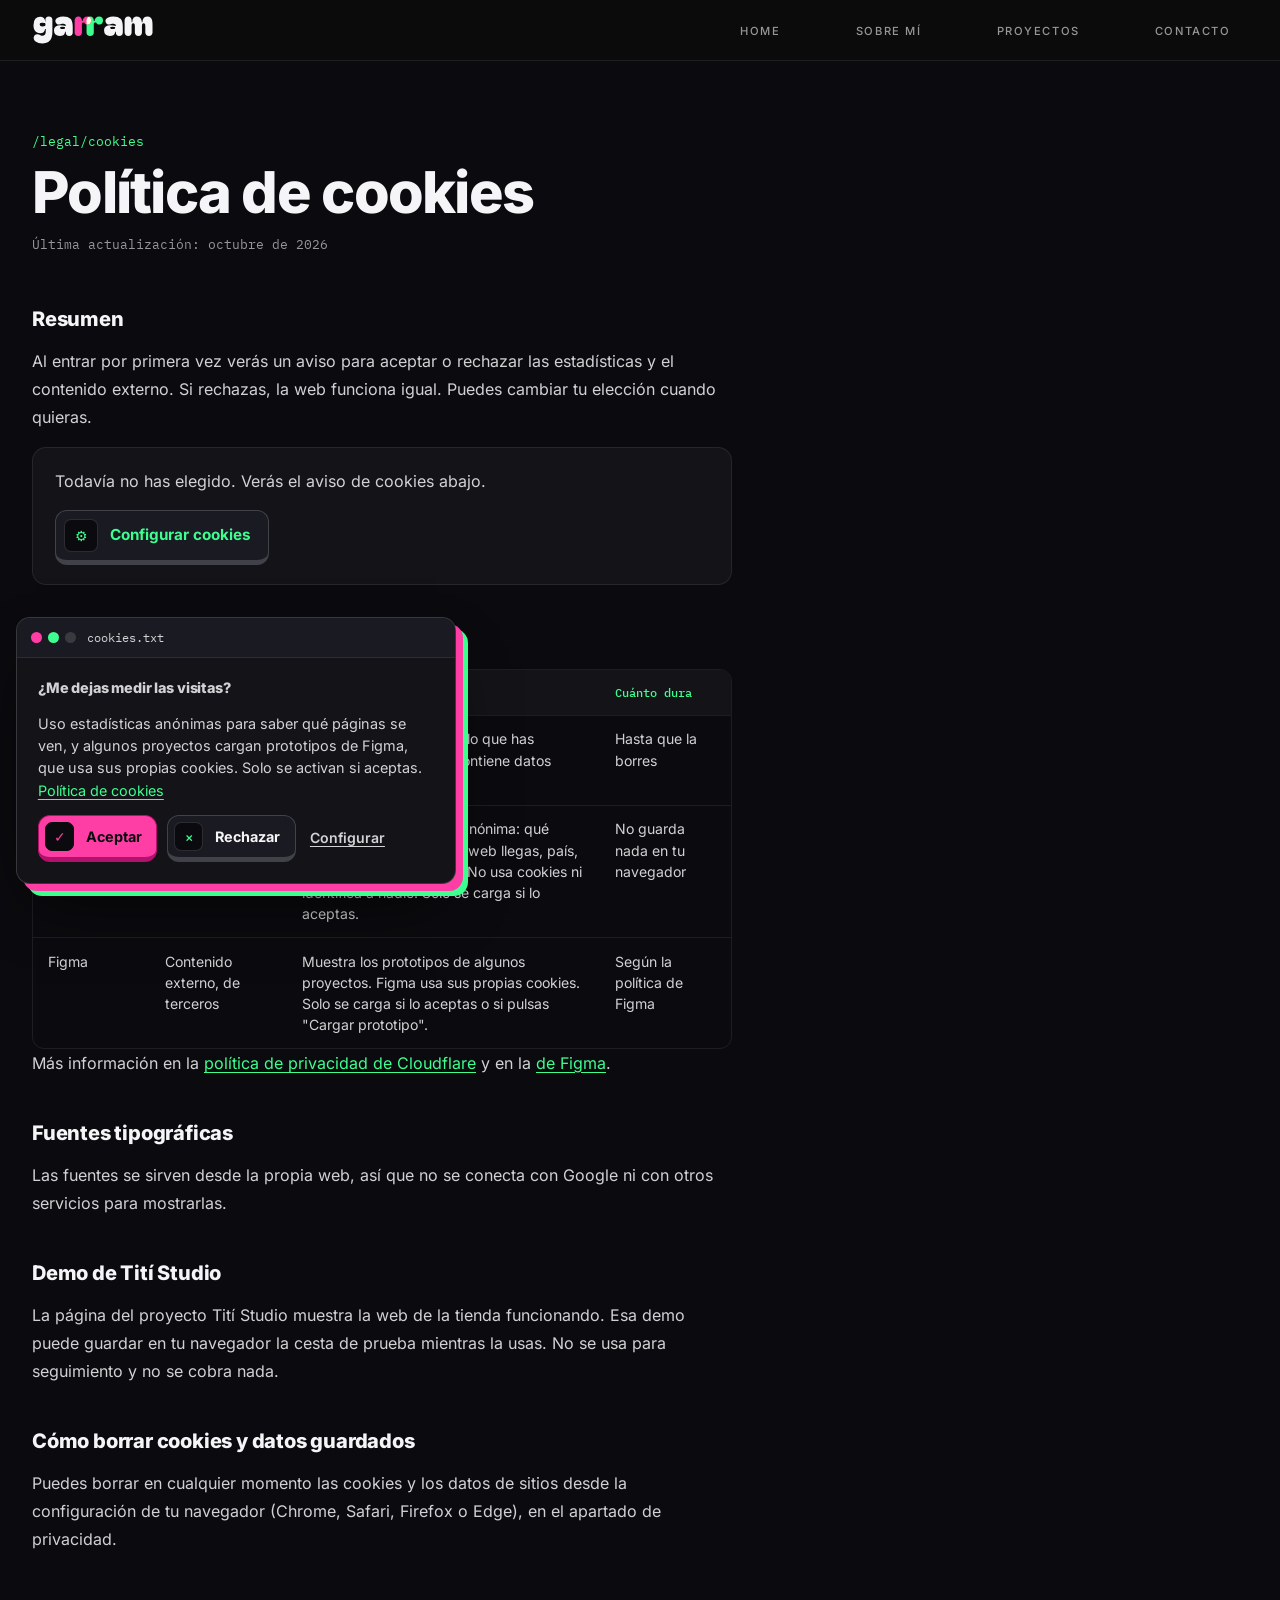
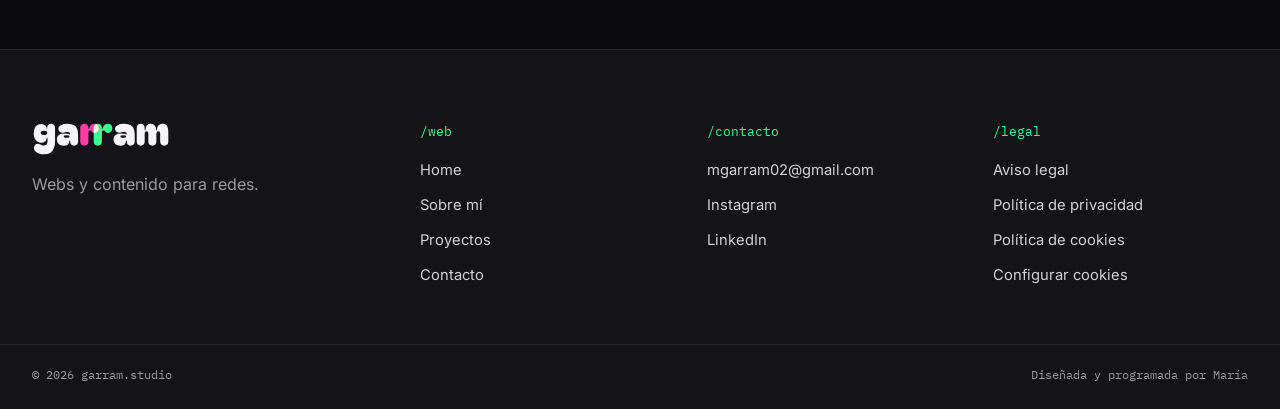
<file: mariagarramcv/cookies.html>
<!DOCTYPE html>
<html lang="es">
<head>
<meta charset="UTF-8">
<meta name="viewport" content="width=device-width, initial-scale=1.0">
<title>Política de cookies — garram.studio</title>
<meta name="description" content="Qué cookies usa la web de garram.studio y cómo gestionarlas.">
<meta name="robots" content="noindex, follow">
<link rel="stylesheet" href="fonts.css">
<link rel="icon" type="image/svg+xml" href="img/garram-simbolo.svg">
<link rel="stylesheet" href="style.css">
</head>
<body>

<nav>
  <div class="nav-inner">
    <a href="index.html" class="nav-logo"><img src="img/garram-logotipo.svg" alt="garram.studio" height="30"></a>
    <ul class="nav-links">
      <li><a href="index.html">Home</a></li>
      <li><a href="sobre-mi.html">Sobre mí</a></li>
      <li><a href="proyectos.html">Proyectos</a></li>
      <li><a href="contacto.html">Contacto</a></li>
    </ul>
    <button class="nav-toggle" id="menuToggle" aria-label="Abrir menú" aria-expanded="false">
      <span></span><span></span><span></span>
    </button>
  </div>
</nav>

<div class="nav-mobile" id="navMobile">
  <a href="index.html">Home</a>
  <a href="sobre-mi.html">Sobre mí</a>
  <a href="proyectos.html">Proyectos</a>
  <a href="contacto.html">Contacto</a>
</div>

<main class="legal">
  <div class="wrap">
    <span class="mono-label">/legal/cookies</span>
    <h1>Política de cookies</h1>
    <p class="legal-date">Última actualización: octubre de 2026</p>
    <div class="legal-body">
      <h2>Resumen</h2>
      <p>Al entrar por primera vez verás un aviso para aceptar o rechazar las estadísticas y el contenido externo. Si rechazas, la web funciona igual. Puedes cambiar tu elección cuando quieras.</p>
      <div class="consent-box">
        <p id="estadoConsentimiento">Comprobando tu elección…</p>
        <a href="cookies.html" class="key" data-cookies><kbd>⚙</kbd>Configurar cookies</a>
      </div>

      <h2>Qué se usa en esta web</h2>
      <div class="legal-table">
        <table>
          <thead><tr><th>Nombre</th><th>Tipo</th><th>Para qué</th><th>Cuánto dura</th></tr></thead>
          <tbody>
            <tr><td><code>garram-cookies</code></td><td>Necesaria, propia</td><td>Guarda en tu navegador lo que has elegido en el aviso. No contiene datos personales.</td><td>Hasta que la borres</td></tr>
            <tr><td>Cloudflare Web Analytics</td><td>Estadísticas, de terceros</td><td>Cuenta visitas de forma anónima: qué página se ve, desde qué web llegas, país, navegador y dispositivo. No usa cookies ni identifica a nadie. Solo se carga si lo aceptas.</td><td>No guarda nada en tu navegador</td></tr>
            <tr><td>Figma</td><td>Contenido externo, de terceros</td><td>Muestra los prototipos de algunos proyectos. Figma usa sus propias cookies. Solo se carga si lo aceptas o si pulsas "Cargar prototipo".</td><td>Según la política de Figma</td></tr>
          </tbody>
        </table>
      </div>
      <p>Más información en la <a href="https://www.cloudflare.com/privacypolicy/" target="_blank" rel="noopener">política de privacidad de Cloudflare</a> y en la <a href="https://www.figma.com/legal/privacy/" target="_blank" rel="noopener">de Figma</a>.</p>

      <h2>Fuentes tipográficas</h2>
      <p>Las fuentes se sirven desde la propia web, así que no se conecta con Google ni con otros servicios para mostrarlas.</p>

      <h2>Demo de Tití Studio</h2>
      <p>La página del proyecto Tití Studio muestra la web de la tienda funcionando. Esa demo puede guardar en tu navegador la cesta de prueba mientras la usas. No se usa para seguimiento y no se cobra nada.</p>

      <h2>Cómo borrar cookies y datos guardados</h2>
      <p>Puedes borrar en cualquier momento las cookies y los datos de sitios desde la configuración de tu navegador (Chrome, Safari, Firefox o Edge), en el apartado de privacidad.</p>
    </div>
  </div>
</main>

<footer class="site-footer">
  <div class="wrap footer-grid">
    <div class="footer-brand">
      <img src="img/garram-logotipo.svg" alt="garram.studio" height="34">
      <p>Webs y contenido para redes.</p>
    </div>
    <div class="footer-col">
      <p class="footer-h">/web</p>
      <ul>
        <li><a href="index.html">Home</a></li>
        <li><a href="sobre-mi.html">Sobre mí</a></li>
        <li><a href="proyectos.html">Proyectos</a></li>
        <li><a href="contacto.html">Contacto</a></li>
      </ul>
    </div>
    <div class="footer-col">
      <p class="footer-h">/contacto</p>
      <ul>
        <li><a href="mailto:mgarram02@gmail.com">mgarram02@gmail.com</a></li>
        <li><a href="https://www.instagram.com/garram.studio/" target="_blank" rel="noopener">Instagram</a></li>
        <li><a href="https://www.linkedin.com/in/mariagarram" target="_blank" rel="noopener">LinkedIn</a></li>
      </ul>
    </div>
    <div class="footer-col">
      <p class="footer-h">/legal</p>
      <ul>
        <li><a href="aviso-legal.html">Aviso legal</a></li>
        <li><a href="privacidad.html">Política de privacidad</a></li>
        <li><a href="cookies.html">Política de cookies</a></li>
        <li><a href="cookies.html" data-cookies>Configurar cookies</a></li>
      </ul>
    </div>
  </div>
  <div class="wrap footer-bottom">
    <p>© 2026 garram.studio</p>
    <p>Diseñada y programada por María</p>
  </div>
</footer>

<script src="nav.js"></script>
<script src="consent.js"></script>
</body>
</html>
</file>
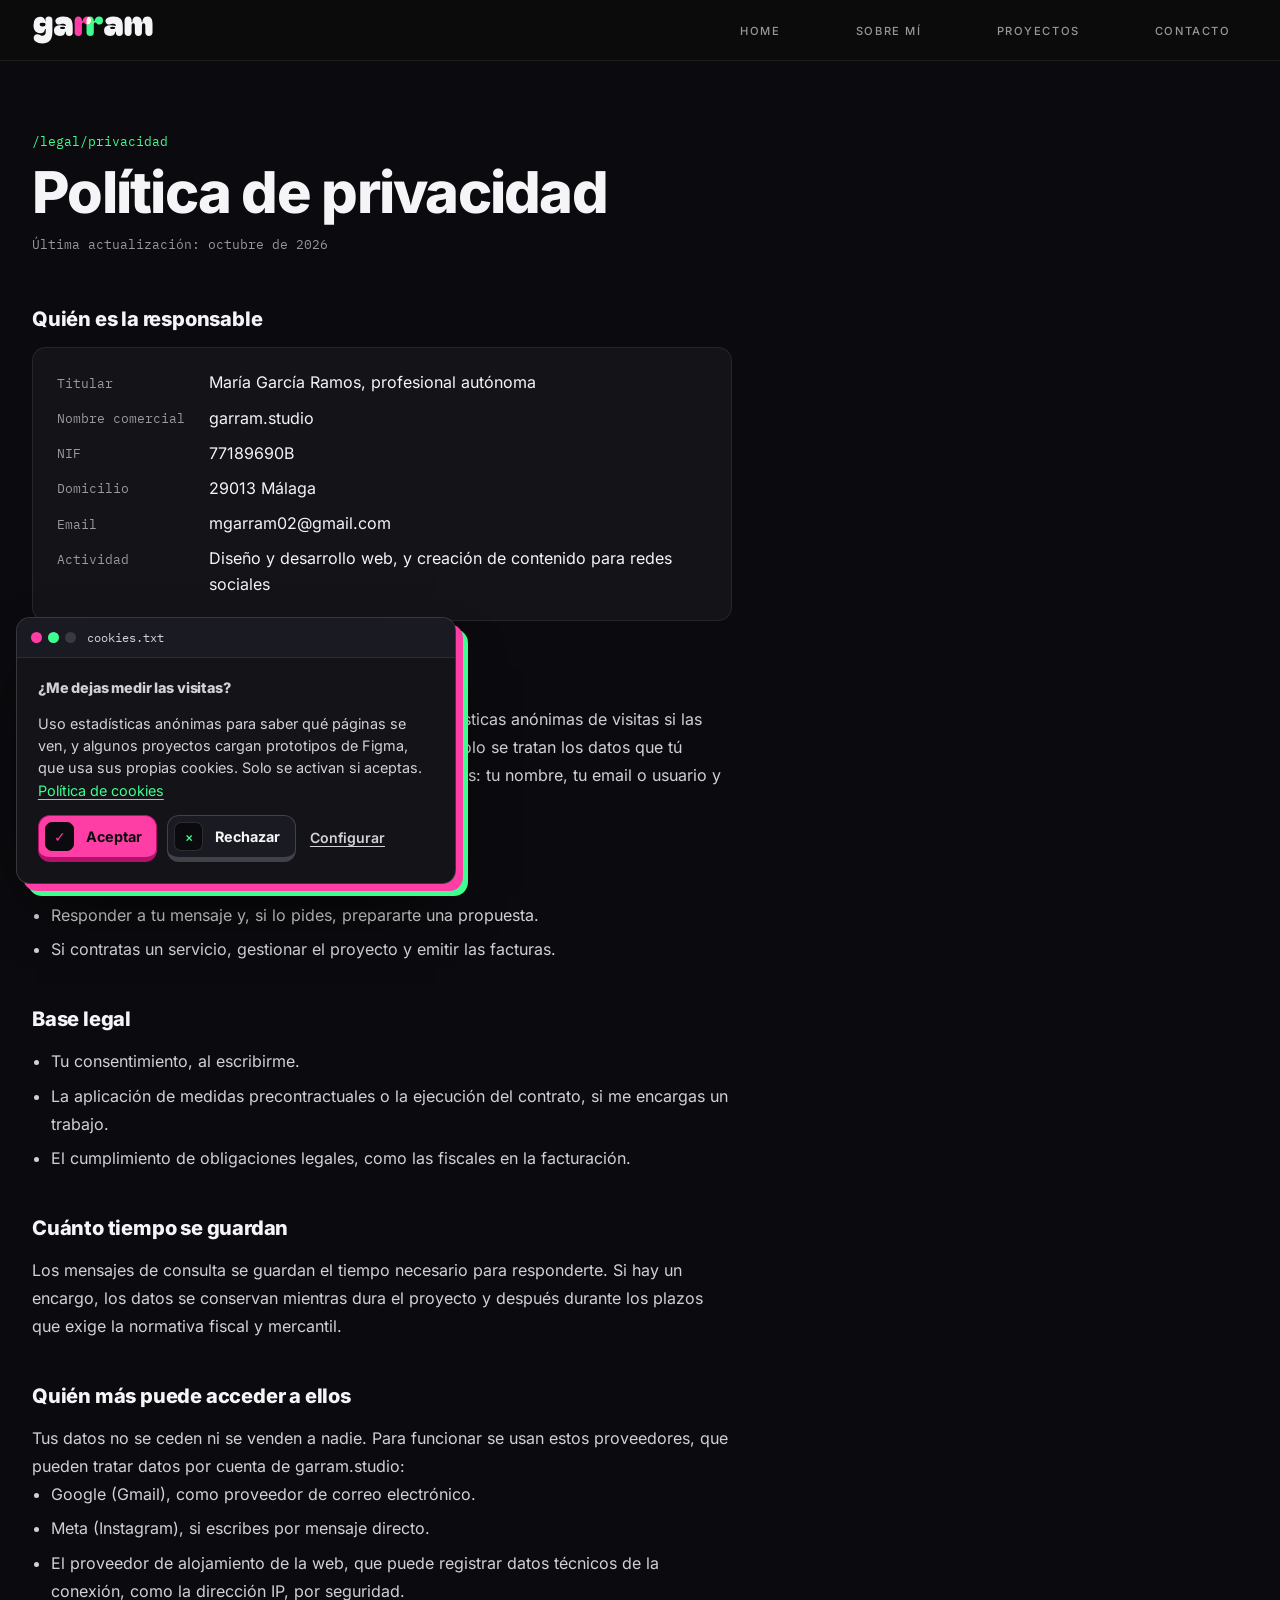
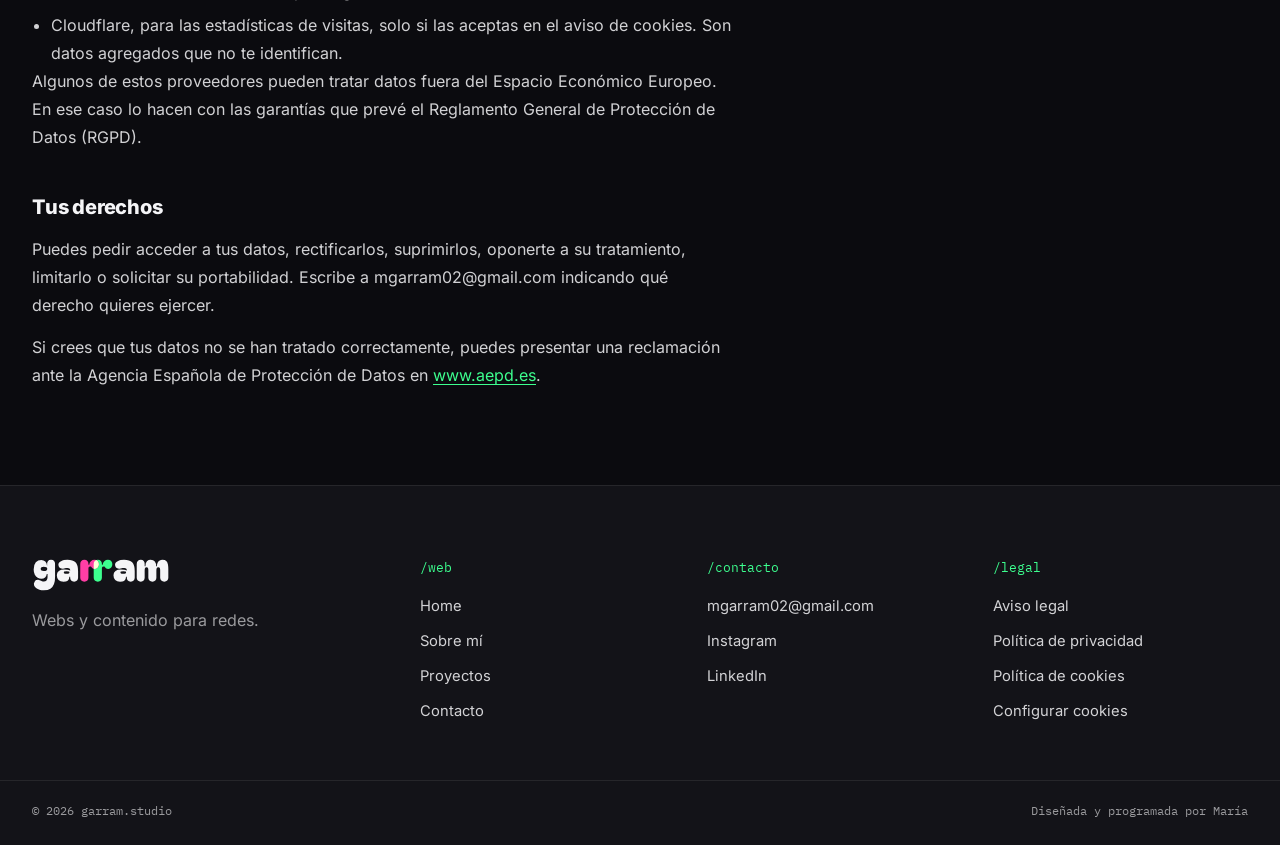
<file: mariagarramcv/privacidad.html>
<!DOCTYPE html>
<html lang="es">
<head>
<meta charset="UTF-8">
<meta name="viewport" content="width=device-width, initial-scale=1.0">
<title>Política de privacidad — garram.studio</title>
<meta name="description" content="Qué datos personales trata garram.studio, para qué y cuáles son tus derechos.">
<meta name="robots" content="noindex, follow">
<link rel="stylesheet" href="fonts.css">
<link rel="icon" type="image/svg+xml" href="img/garram-simbolo.svg">
<link rel="stylesheet" href="style.css">
</head>
<body>

<nav>
  <div class="nav-inner">
    <a href="index.html" class="nav-logo"><img src="img/garram-logotipo.svg" alt="garram.studio" height="30"></a>
    <ul class="nav-links">
      <li><a href="index.html">Home</a></li>
      <li><a href="sobre-mi.html">Sobre mí</a></li>
      <li><a href="proyectos.html">Proyectos</a></li>
      <li><a href="contacto.html">Contacto</a></li>
    </ul>
    <button class="nav-toggle" id="menuToggle" aria-label="Abrir menú" aria-expanded="false">
      <span></span><span></span><span></span>
    </button>
  </div>
</nav>

<div class="nav-mobile" id="navMobile">
  <a href="index.html">Home</a>
  <a href="sobre-mi.html">Sobre mí</a>
  <a href="proyectos.html">Proyectos</a>
  <a href="contacto.html">Contacto</a>
</div>

<main class="legal">
  <div class="wrap">
    <span class="mono-label">/legal/privacidad</span>
    <h1>Política de privacidad</h1>
    <p class="legal-date">Última actualización: octubre de 2026</p>
    <div class="legal-body">
      <h2>Quién es la responsable</h2>
      <dl class="legal-data">
        <dt>Titular</dt><dd>María García Ramos, profesional autónoma</dd>
        <dt>Nombre comercial</dt><dd>garram.studio</dd>
        <dt>NIF</dt><dd>77189690B</dd>
        <dt>Domicilio</dt><dd>29013 Málaga</dd>
        <dt>Email</dt><dd>mgarram02@gmail.com</dd>
        <dt>Actividad</dt><dd>Diseño y desarrollo web, y creación de contenido para redes sociales</dd>
      </dl>

      <h2>Qué datos se tratan</h2>
      <p>Esta web no tiene formularios ni registro. Solo usa estadísticas anónimas de visitas si las aceptas (más en la <a href="cookies.html">política de cookies</a>). Aparte de eso, solo se tratan los datos que tú envías al escribir por email o por mensaje directo en redes: tu nombre, tu email o usuario y lo que cuentes sobre tu proyecto.</p>

      <h2>Para qué se usan</h2>
      <ul>
        <li>Responder a tu mensaje y, si lo pides, prepararte una propuesta.</li>
        <li>Si contratas un servicio, gestionar el proyecto y emitir las facturas.</li>
      </ul>

      <h2>Base legal</h2>
      <ul>
        <li>Tu consentimiento, al escribirme.</li>
        <li>La aplicación de medidas precontractuales o la ejecución del contrato, si me encargas un trabajo.</li>
        <li>El cumplimiento de obligaciones legales, como las fiscales en la facturación.</li>
      </ul>

      <h2>Cuánto tiempo se guardan</h2>
      <p>Los mensajes de consulta se guardan el tiempo necesario para responderte. Si hay un encargo, los datos se conservan mientras dura el proyecto y después durante los plazos que exige la normativa fiscal y mercantil.</p>

      <h2>Quién más puede acceder a ellos</h2>
      <p>Tus datos no se ceden ni se venden a nadie. Para funcionar se usan estos proveedores, que pueden tratar datos por cuenta de garram.studio:</p>
      <ul>
        <li>Google (Gmail), como proveedor de correo electrónico.</li>
        <li>Meta (Instagram), si escribes por mensaje directo.</li>
        <li>El proveedor de alojamiento de la web, que puede registrar datos técnicos de la conexión, como la dirección IP, por seguridad.</li>
        <li>Cloudflare, para las estadísticas de visitas, solo si las aceptas en el aviso de cookies. Son datos agregados que no te identifican.</li>
      </ul>
      <p>Algunos de estos proveedores pueden tratar datos fuera del Espacio Económico Europeo. En ese caso lo hacen con las garantías que prevé el Reglamento General de Protección de Datos (RGPD).</p>

      <h2>Tus derechos</h2>
      <p>Puedes pedir acceder a tus datos, rectificarlos, suprimirlos, oponerte a su tratamiento, limitarlo o solicitar su portabilidad. Escribe a mgarram02@gmail.com indicando qué derecho quieres ejercer.</p>
      <p>Si crees que tus datos no se han tratado correctamente, puedes presentar una reclamación ante la Agencia Española de Protección de Datos en <a href="https://www.aepd.es" target="_blank" rel="noopener">www.aepd.es</a>.</p>
    </div>
  </div>
</main>

<footer class="site-footer">
  <div class="wrap footer-grid">
    <div class="footer-brand">
      <img src="img/garram-logotipo.svg" alt="garram.studio" height="34">
      <p>Webs y contenido para redes.</p>
    </div>
    <div class="footer-col">
      <p class="footer-h">/web</p>
      <ul>
        <li><a href="index.html">Home</a></li>
        <li><a href="sobre-mi.html">Sobre mí</a></li>
        <li><a href="proyectos.html">Proyectos</a></li>
        <li><a href="contacto.html">Contacto</a></li>
      </ul>
    </div>
    <div class="footer-col">
      <p class="footer-h">/contacto</p>
      <ul>
        <li><a href="mailto:mgarram02@gmail.com">mgarram02@gmail.com</a></li>
        <li><a href="https://www.instagram.com/garram.studio/" target="_blank" rel="noopener">Instagram</a></li>
        <li><a href="https://www.linkedin.com/in/mariagarram" target="_blank" rel="noopener">LinkedIn</a></li>
      </ul>
    </div>
    <div class="footer-col">
      <p class="footer-h">/legal</p>
      <ul>
        <li><a href="aviso-legal.html">Aviso legal</a></li>
        <li><a href="privacidad.html">Política de privacidad</a></li>
        <li><a href="cookies.html">Política de cookies</a></li>
        <li><a href="cookies.html" data-cookies>Configurar cookies</a></li>
      </ul>
    </div>
  </div>
  <div class="wrap footer-bottom">
    <p>© 2026 garram.studio</p>
    <p>Diseñada y programada por María</p>
  </div>
</footer>

<script src="nav.js"></script>
<script src="consent.js"></script>

</body>
</html>
</file>
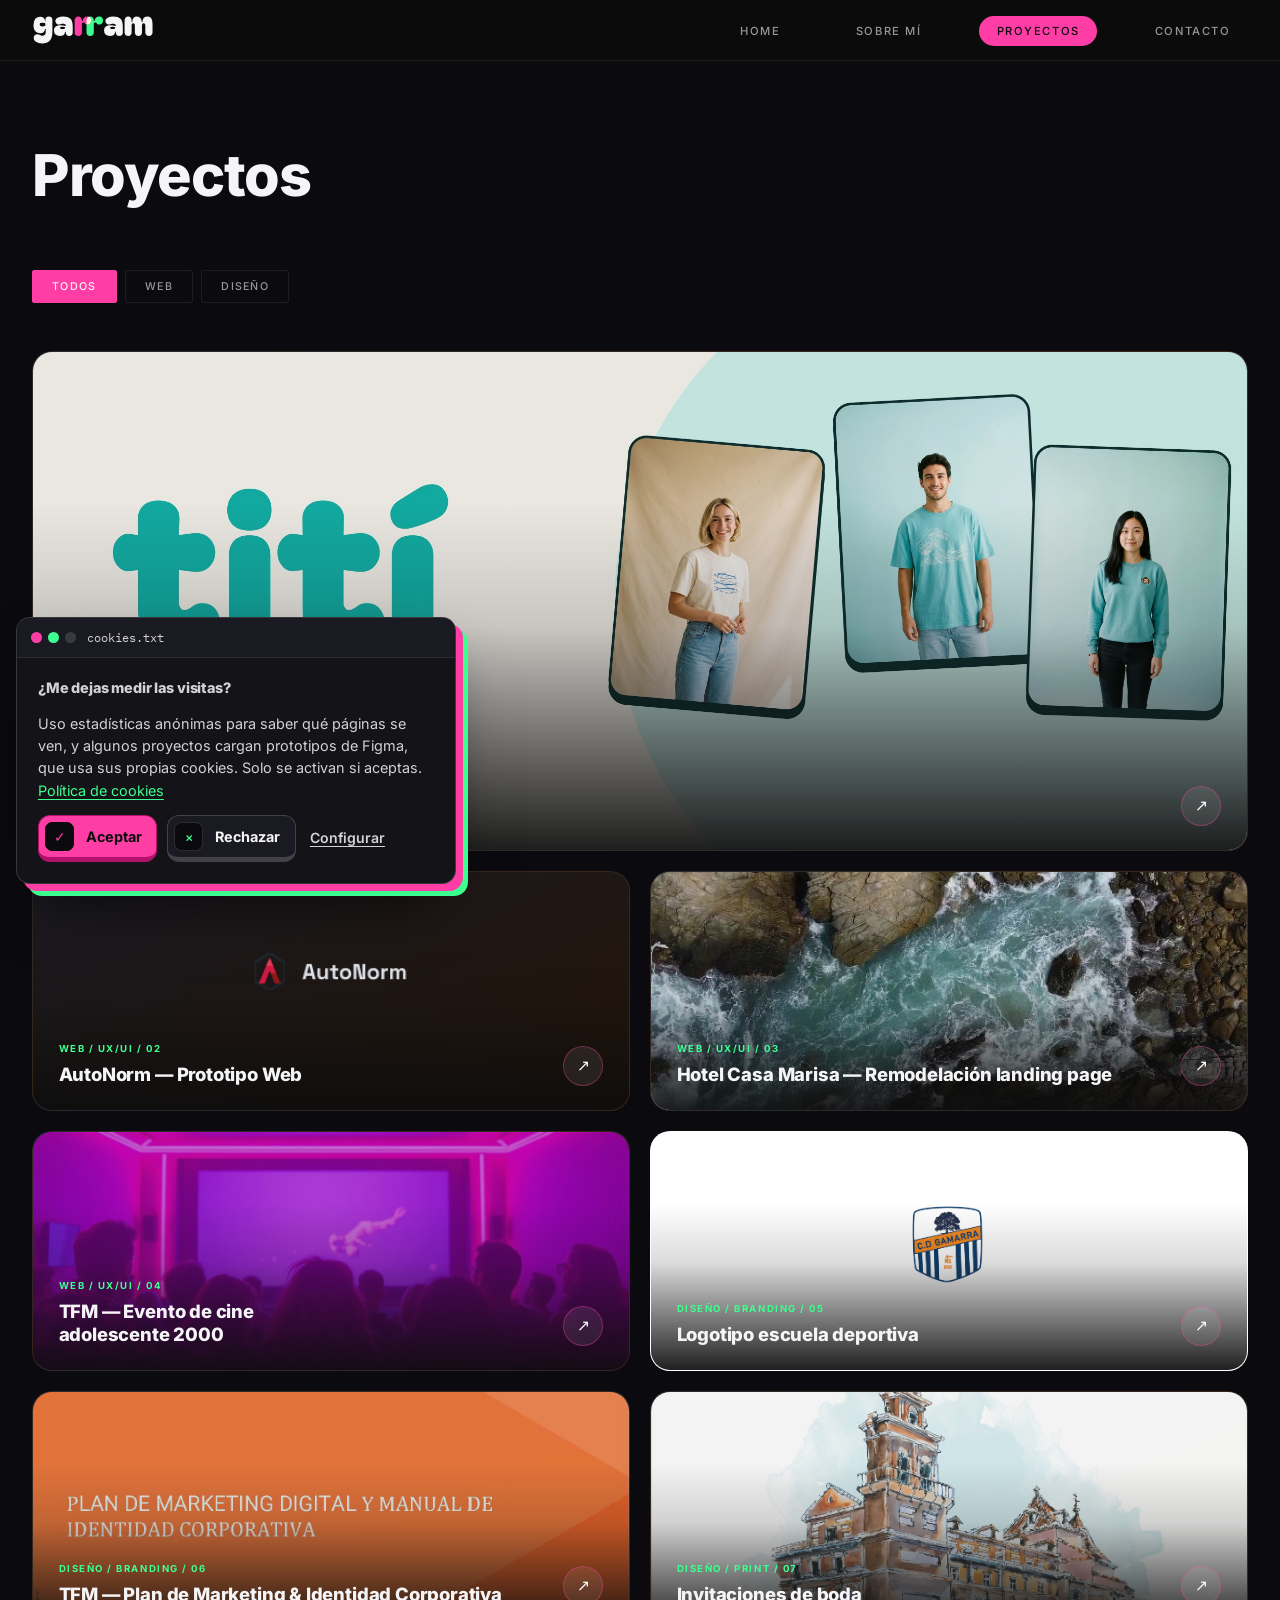
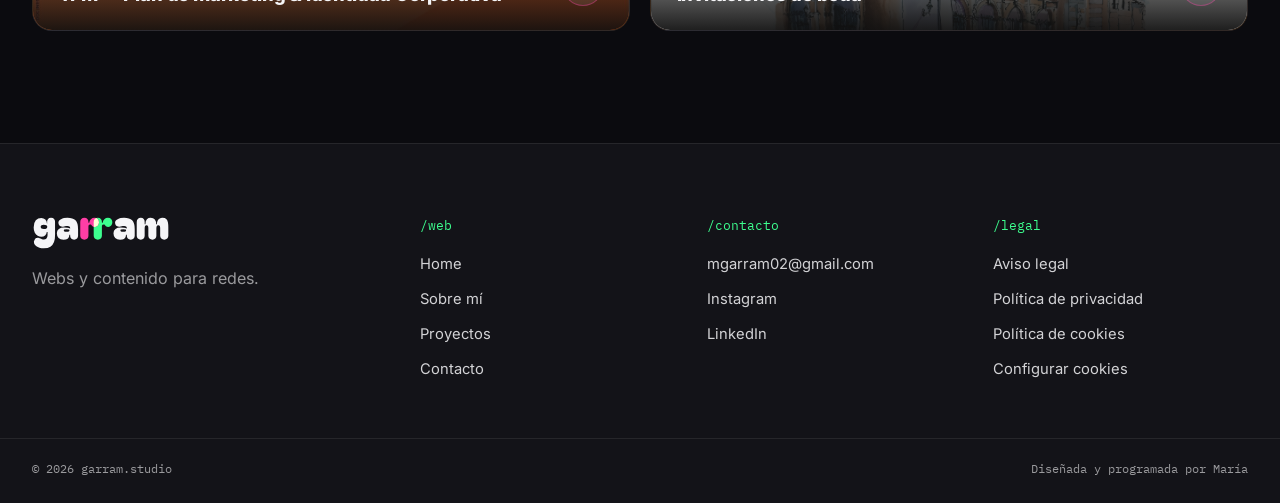
<file: mariagarramcv/proyectos.html>
<!DOCTYPE html>
<html lang="es">
<head>
<meta charset="UTF-8">
<meta name="viewport" content="width=device-width, initial-scale=1.0">
<title>Proyectos — garram.studio</title>
<link rel="stylesheet" href="fonts.css">
<link rel="icon" type="image/svg+xml" href="img/garram-simbolo.svg">
<link rel="stylesheet" href="style.css">
<style>
/* Filtros */
.filters {
  display: flex;
  gap: 0.5rem;
  flex-wrap: wrap;
  margin-bottom: 3rem;
}

.filter-btn {
  font-size: 0.67rem;
  letter-spacing: 0.12em;
  text-transform: uppercase;
  color: var(--muted);
  border: 0.5px solid var(--border);
  padding: 0.55rem 1.2rem;
  background: transparent;
  cursor: pointer;
  transition: all 0.2s;
  font-family: var(--sans);
  font-weight: 500;
  border-radius: 2px;
}

.filter-btn:hover { color: var(--white); border-color: rgba(255,255,255,0.25); }

.filter-btn.active {
  background: var(--orange);
  color: var(--white);
  border-color: var(--orange);
}

.project-card.hidden { display: none; }

/* ═══ RESPONSIVE ═══ */
@media (max-width: 768px) {
  .filters { margin-bottom: 2rem; }
}
@media (max-width: 480px) {
  .filter-btn { font-size: 0.62rem; padding: 0.45rem 0.9rem; }
}
</style>
</head>
<body>

<nav>
  <div class="nav-inner">
    <a href="index.html" class="nav-logo"><img src="img/garram-logotipo.svg" alt="garram.studio" height="30"></a>
    <ul class="nav-links">
      <li><a href="index.html">Home</a></li>
      <li><a href="sobre-mi.html">Sobre mí</a></li>
      <li><a href="proyectos.html" class="active">Proyectos</a></li>
      <li><a href="contacto.html">Contacto</a></li>
    </ul>
    <button class="nav-toggle" id="menuToggle" aria-label="Abrir menú" aria-expanded="false">
      <span></span><span></span><span></span>
    </button>
  </div>
</nav>

<div class="nav-mobile" id="navMobile">
  <a href="index.html">Home</a>
  <a href="sobre-mi.html">Sobre mí</a>
  <a href="proyectos.html" class="active">Proyectos</a>
  <a href="contacto.html">Contacto</a>
</div>

<main>
  <div class="page">
    <header class="page-header">
      <h1 class="page-title">Proyectos</h1>
    </header>

    <div class="filters">
      <button class="filter-btn active" data-filter="all">Todos</button>
      <button class="filter-btn" data-filter="web">Web</button>
      <button class="filter-btn" data-filter="diseno">Diseño</button>
    </div>

    <div class="bento-grid">
      <a href="titi.html" class="bento-card project-card wide" data-cat="web">
        <img src="img/titi-cover.jpg" alt="Tití Studio — e-commerce de moda" style="object-position:30% 50%">
        <div class="bento-card-body">
          <div>
            <span class="bento-card-cat">Web / UX/UI / Front-End / 01</span>
            <div class="bento-card-name">Tití Studio — E&#8209;commerce de moda</div>
          </div>
          <span class="bento-card-arrow">↗</span>
        </div>
      </a>

      <a href="autonorm.html" class="bento-card project-card autonorm-card" data-cat="web">
        <img class="bento-card-logo" src="img/autonorm-logo.png" alt="AutoNorm">
        <div class="bento-card-body">
          <div>
            <span class="bento-card-cat">Web / UX/UI / 02</span>
            <div class="bento-card-name">AutoNorm — Prototipo Web</div>
          </div>
          <span class="bento-card-arrow">↗</span>
        </div>
      </a>

      <a href="https://casamarisa-new.vercel.app/" target="_blank" rel="noopener" class="bento-card project-card" data-cat="web">
        <img src="img/casamarisa-hero.jpg" alt="Hotel Casa Marisa — remodelación landing page">
        <div class="bento-card-body">
          <div>
            <span class="bento-card-cat">Web / UX/UI / 03</span>
            <div class="bento-card-name">Hotel Casa Marisa — Remodelación landing page</div>
          </div>
          <span class="bento-card-arrow">↗</span>
        </div>
      </a>

      <a href="https://prom-seven-delta.vercel.app/" target="_blank" rel="noopener" class="bento-card project-card" data-cat="web">
        <img src="img/prom-hero.svg" alt="Web TFM Evento de cine adolescente">
        <div class="bento-card-body">
          <div>
            <span class="bento-card-cat">Web / UX/UI / 04</span>
            <div class="bento-card-name">TFM — Evento de cine<br>adolescente 2000</div>
          </div>
          <span class="bento-card-arrow">↗</span>
        </div>
      </a>

      <a href="logos.html" class="bento-card project-card logo-bg" data-cat="diseno">
        <img src="img/Captura de pantalla 2026-06-10 154436.png" alt="Logotipo ACD Gamarra">
        <div class="bento-card-body">
          <div>
            <span class="bento-card-cat">Diseño / Branding / 05</span>
            <div class="bento-card-name">Logotipo escuela deportiva</div>
          </div>
          <span class="bento-card-arrow">↗</span>
        </div>
      </a>

      <a href="tfm.html" class="bento-card project-card" data-cat="diseno">
        <img src="img/Captura de pantalla 2026-06-10 154628.png" alt="TFM Plan de Marketing WeBall">
        <div class="bento-card-body">
          <div>
            <span class="bento-card-cat">Diseño / Branding / 06</span>
            <div class="bento-card-name">TFM — Plan de Marketing &amp; Identidad Corporativa</div>
          </div>
          <span class="bento-card-arrow">↗</span>
        </div>
      </a>

      <a href="boda.html" class="bento-card project-card" data-cat="diseno">
        <img src="img/Captura de pantalla 2026-06-10 154943.png" alt="Invitaciones de boda">
        <div class="bento-card-body">
          <div>
            <span class="bento-card-cat">Diseño / Print / 07</span>
            <div class="bento-card-name">Invitaciones de boda</div>
          </div>
          <span class="bento-card-arrow">↗</span>
        </div>
      </a>
    </div>
  </div>
</main>

<footer class="site-footer">
  <div class="wrap footer-grid">
    <div class="footer-brand">
      <img src="img/garram-logotipo.svg" alt="garram.studio" height="34">
      <p>Webs y contenido para redes.</p>
    </div>
    <div class="footer-col">
      <p class="footer-h">/web</p>
      <ul>
        <li><a href="index.html">Home</a></li>
        <li><a href="sobre-mi.html">Sobre mí</a></li>
        <li><a href="proyectos.html">Proyectos</a></li>
        <li><a href="contacto.html">Contacto</a></li>
      </ul>
    </div>
    <div class="footer-col">
      <p class="footer-h">/contacto</p>
      <ul>
        <li><a href="mailto:mgarram02@gmail.com">mgarram02@gmail.com</a></li>
        <li><a href="https://www.instagram.com/garram.studio/" target="_blank" rel="noopener">Instagram</a></li>
        <li><a href="https://www.linkedin.com/in/mariagarram" target="_blank" rel="noopener">LinkedIn</a></li>
      </ul>
    </div>
    <div class="footer-col">
      <p class="footer-h">/legal</p>
      <ul>
        <li><a href="aviso-legal.html">Aviso legal</a></li>
        <li><a href="privacidad.html">Política de privacidad</a></li>
        <li><a href="cookies.html">Política de cookies</a></li>
        <li><a href="cookies.html" data-cookies>Configurar cookies</a></li>
      </ul>
    </div>
  </div>
  <div class="wrap footer-bottom">
    <p>© 2026 garram.studio</p>
    <p>Diseñada y programada por María</p>
  </div>
</footer>

<script src="nav.js"></script>
<script src="consent.js"></script>
<script>
  document.querySelectorAll('.filter-btn').forEach(btn => {
    btn.addEventListener('click', () => {
      document.querySelectorAll('.filter-btn').forEach(b => b.classList.remove('active'));
      btn.classList.add('active');
      const f = btn.dataset.filter;
      document.querySelectorAll('.project-card').forEach(card => {
        card.classList.toggle('hidden', f !== 'all' && card.dataset.cat !== f);
      });
    });
  });
</script>
</body>
</html>
</file>
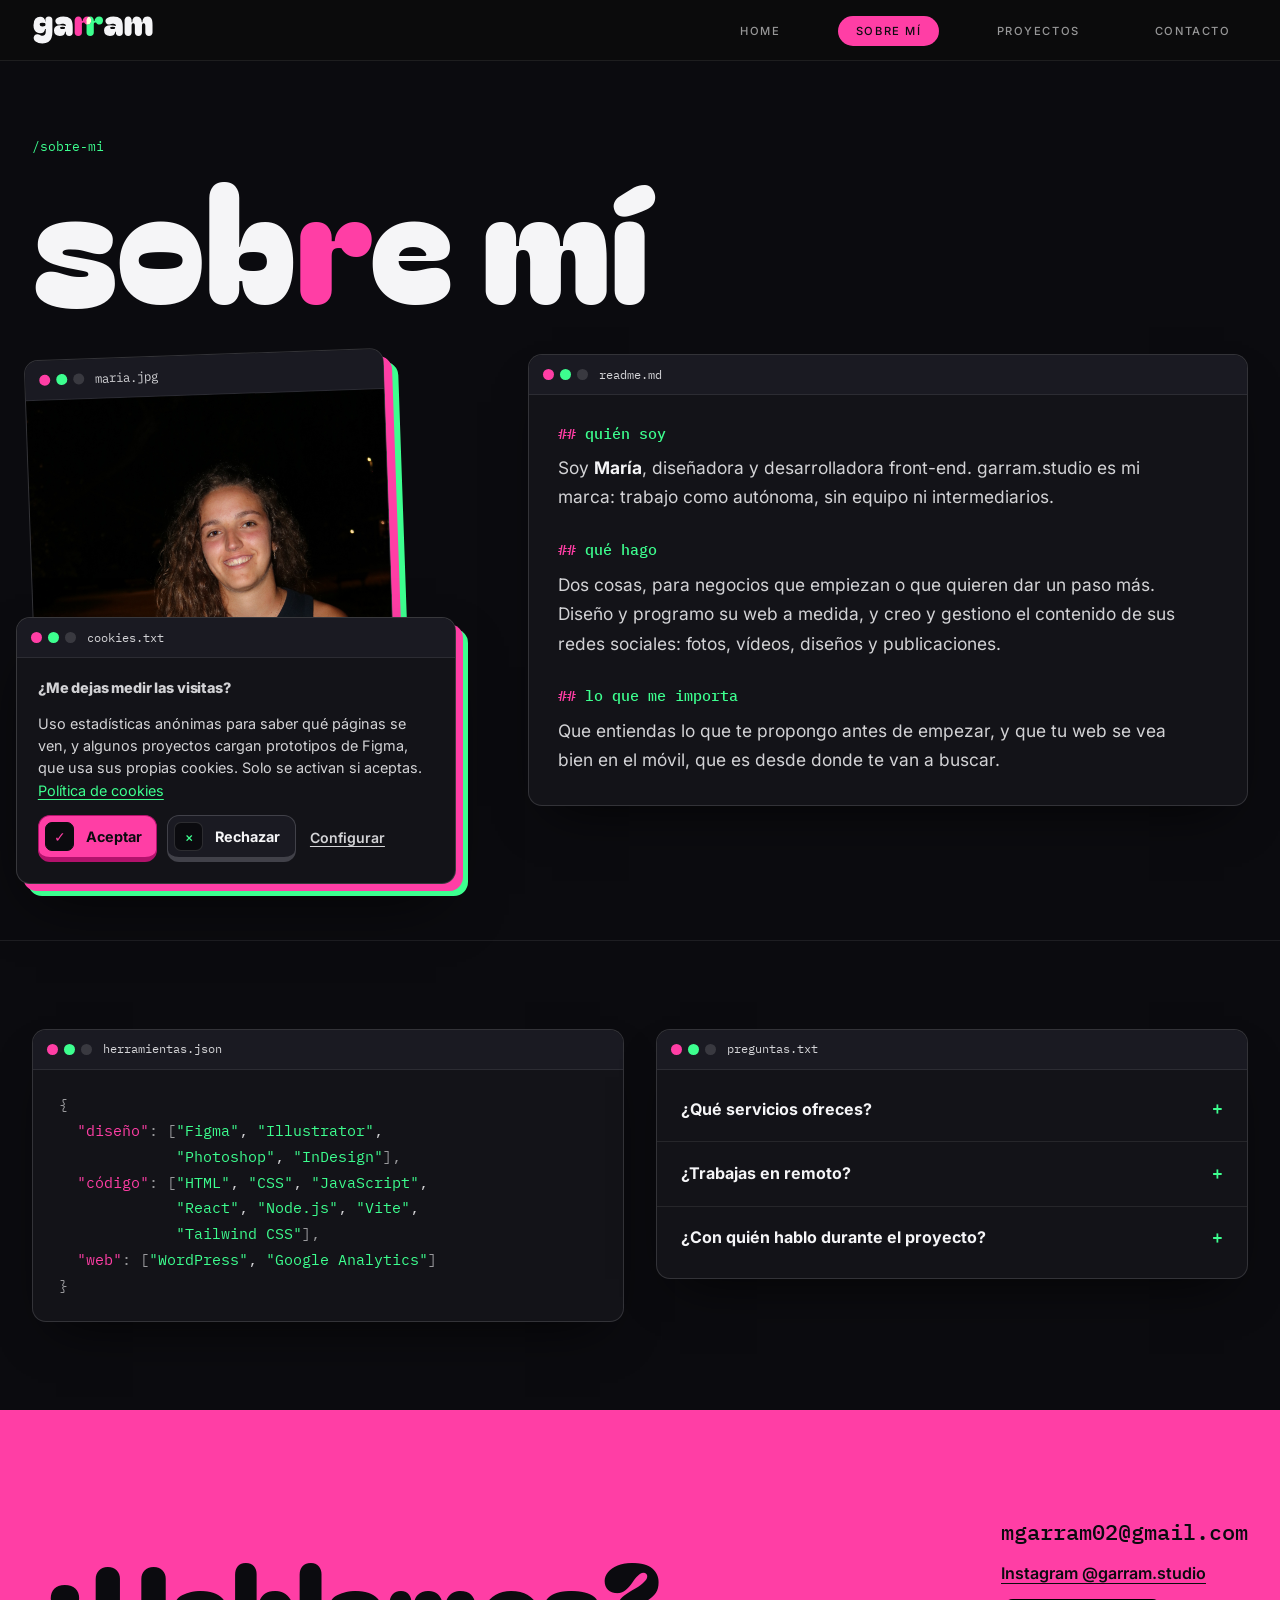
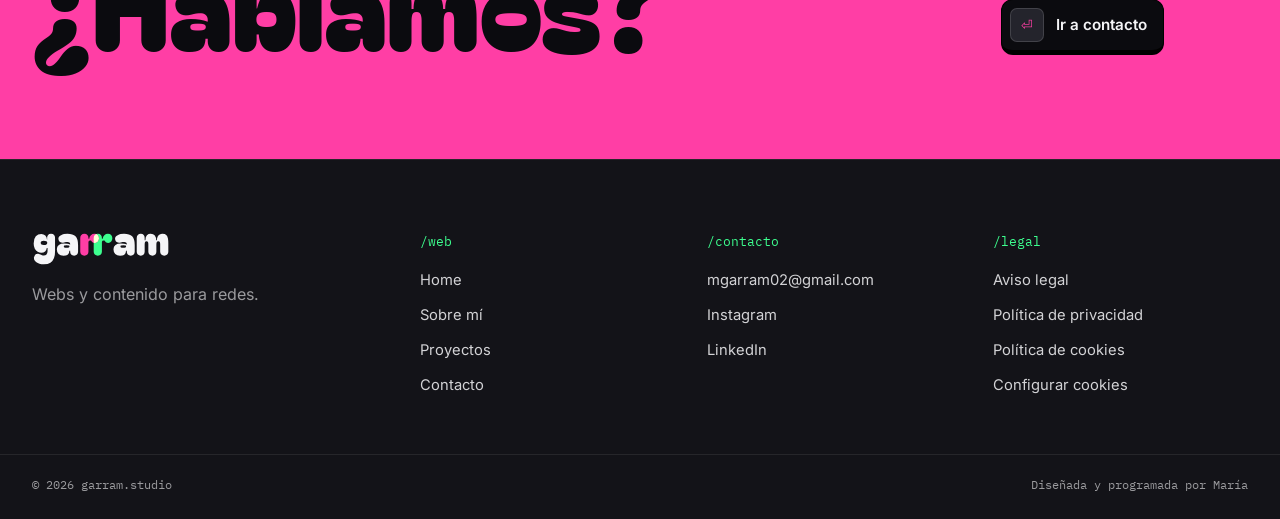
<file: mariagarramcv/sobre-mi.html>
<!DOCTYPE html>
<html lang="es">
<head>
<meta charset="UTF-8">
<meta name="viewport" content="width=device-width, initial-scale=1.0">
<title>Sobre mí — garram.studio</title>
<meta name="description" content="María, diseñadora y desarrolladora front-end autónoma. Quién soy, qué hago y con qué herramientas trabajo.">
<link rel="stylesheet" href="fonts.css">
<link rel="icon" type="image/svg+xml" href="img/garram-simbolo.svg">
<link rel="stylesheet" href="style.css">
<style>
/* Sobre mí — mismo lenguaje que la portada: tu foto, un readme.md,
   las herramientas como archivo de código y las preguntas en una ventana. */
.about { padding-top: calc(60px + clamp(2.5rem, 6vw, 5rem)); padding-bottom: clamp(4rem, 8vw, 6rem); }
.about-title { font-family: var(--display); font-weight: 400; font-size: clamp(4rem, 13vw, 10rem); line-height: 0.85; margin-bottom: clamp(2rem, 4vw, 3.25rem); }
.about-title .r1 { color: var(--pink); }

.about-grid { display: grid; grid-template-columns: minmax(0, 0.75fr) minmax(0, 1.25fr); gap: clamp(2rem, 5vw, 4rem); align-items: start; }
.me { max-width: 360px; width: 100%; transform: rotate(-2deg); box-shadow: 8px 8px 0 var(--pink), 14px 14px 0 var(--green); }
.me img { display: block; width: 100%; aspect-ratio: 4 / 5; object-fit: cover; }

.readme { padding: 1.6rem 1.8rem 1.9rem; display: flex; flex-direction: column; gap: 1.6rem; }
.readme h2 { font-family: var(--mono); font-size: 0.95rem; font-weight: 500; color: var(--green); }
.readme h2 span { color: var(--pink); }
.readme p { margin-top: 0.5rem; color: var(--off); font-size: 1.08rem; line-height: 1.7; max-width: 58ch; }
.readme strong { color: var(--white); }

.sec { padding-block: clamp(3.5rem, 7vw, 5.5rem); border-top: 0.5px solid var(--border); }
.duo { display: grid; grid-template-columns: minmax(0, 1fr) minmax(0, 1fr); gap: clamp(1.25rem, 2.5vw, 2rem); align-items: start; }

.code { padding: 1.4rem 1.6rem; font-family: var(--mono); font-size: 0.92rem; line-height: 1.75; color: var(--off); overflow-x: auto; white-space: pre; }
.code .p { color: var(--muted); }
.code .k { color: var(--pink); }
.code .s { color: var(--green); }

.faq { padding: 0.5rem 0; }
.faq details { border-bottom: 0.5px solid var(--border); }
.faq details:last-child { border-bottom: none; }
.faq summary { list-style: none; cursor: pointer; display: flex; justify-content: space-between; align-items: center; gap: 1rem; padding: 1.1rem 1.5rem; font-weight: 700; font-size: 1rem; }
.faq summary::-webkit-details-marker { display: none; }
.faq summary::after { content: '+'; font-family: var(--mono); font-size: 1.1rem; color: var(--green); flex-shrink: 0; transition: transform 0.2s; }
.faq details[open] summary::after { transform: rotate(45deg); color: var(--pink); }
.faq summary:hover { background: var(--bg3); }
.faq summary:focus-visible { outline: 3px solid var(--green); outline-offset: -3px; }
.faq details p { padding: 0 1.5rem 1.25rem; color: var(--muted); line-height: 1.7; max-width: 60ch; }

@media (max-width: 900px) {
  .about-grid, .duo { grid-template-columns: 1fr; }
  .me { max-width: 280px; }
}
</style>
</head>
<body>

<nav>
  <div class="nav-inner">
    <a href="index.html" class="nav-logo"><img src="img/garram-logotipo.svg" alt="garram.studio" height="30"></a>
    <ul class="nav-links">
      <li><a href="index.html">Home</a></li>
      <li><a href="sobre-mi.html" class="active">Sobre mí</a></li>
      <li><a href="proyectos.html">Proyectos</a></li>
      <li><a href="contacto.html">Contacto</a></li>
    </ul>
    <button class="nav-toggle" id="menuToggle" aria-label="Abrir menú" aria-expanded="false">
      <span></span><span></span><span></span>
    </button>
  </div>
</nav>

<div class="nav-mobile" id="navMobile">
  <a href="index.html">Home</a>
  <a href="sobre-mi.html" class="active">Sobre mí</a>
  <a href="proyectos.html">Proyectos</a>
  <a href="contacto.html">Contacto</a>
</div>

<main>
  <section class="about">
    <div class="wrap">
      <span class="mono-label">/sobre-mi</span>
      <h1 class="about-title">sob<span class="r1">r</span>e mí</h1>

      <div class="about-grid">
        <figure class="win me">
          <div class="win-bar"><span class="dots"><b></b><b></b><b></b></span><span class="fname">maria.jpg</span></div>
          <img src="img/maria-hero.jpg" alt="María, diseñadora y desarrolladora de garram.studio">
        </figure>

        <article class="win">
          <div class="win-bar"><span class="dots"><b></b><b></b><b></b></span><span class="fname">readme.md</span></div>
          <div class="readme">
            <section>
              <h2><span>##</span> quién soy</h2>
              <p>Soy <strong>María</strong>, diseñadora y desarrolladora front-end. garram.studio es mi marca: trabajo como autónoma, sin equipo ni intermediarios.</p>
            </section>
            <section>
              <h2><span>##</span> qué hago</h2>
              <p>Dos cosas, para negocios que empiezan o que quieren dar un paso más. Diseño y programo su web a medida, y creo y gestiono el contenido de sus redes sociales: fotos, vídeos, diseños y publicaciones.</p>
            </section>
            <section>
              <h2><span>##</span> lo que me importa</h2>
              <p>Que entiendas lo que te propongo antes de empezar, y que tu web se vea bien en el móvil, que es desde donde te van a buscar.</p>
            </section>
          </div>
        </article>
      </div>
    </div>
  </section>

  <section class="sec" aria-label="Herramientas y preguntas">
    <div class="wrap duo">
      <article class="win">
        <div class="win-bar"><span class="dots"><b></b><b></b><b></b></span><span class="fname">herramientas.json</span></div>
<div class="code"><span class="p">{</span>
  <span class="k">"diseño"</span><span class="p">:</span> <span class="p">[</span><span class="s">"Figma"</span>, <span class="s">"Illustrator"</span>,
             <span class="s">"Photoshop"</span>, <span class="s">"InDesign"</span><span class="p">],</span>
  <span class="k">"código"</span><span class="p">:</span> <span class="p">[</span><span class="s">"HTML"</span>, <span class="s">"CSS"</span>, <span class="s">"JavaScript"</span>,
             <span class="s">"React"</span>, <span class="s">"Node.js"</span>, <span class="s">"Vite"</span>,
             <span class="s">"Tailwind CSS"</span><span class="p">],</span>
  <span class="k">"web"</span><span class="p">:</span> <span class="p">[</span><span class="s">"WordPress"</span>, <span class="s">"Google Analytics"</span><span class="p">]</span>
<span class="p">}</span></div>
      </article>

      <article class="win">
        <div class="win-bar"><span class="dots"><b></b><b></b><b></b></span><span class="fname">preguntas.txt</span></div>
        <div class="faq">
          <details>
            <summary>¿Qué servicios ofreces?</summary>
            <p>Diseño y desarrollo web, y creación y gestión de contenido para redes sociales. Puedes contratarlos por separado o todo junto.</p>
          </details>
          <details>
            <summary>¿Trabajas en remoto?</summary>
            <p>Sí, trabajo en remoto y me adapto a tus tiempos, con seguimiento durante todo el proyecto.</p>
          </details>
          <details>
            <summary>¿Con quién hablo durante el proyecto?</summary>
            <p>Conmigo. Diseño, programo y publico yo, así que no hay intermediarios.</p>
          </details>
        </div>
      </article>
    </div>
  </section>

  <section class="cta" aria-labelledby="cta-title">
    <div class="wrap cta-grid">
      <h2 id="cta-title">¿Hablamos?</h2>
      <div class="cta-links">
        <span class="cta-mail">mgarram02@gmail.com</span>
        <a href="https://www.instagram.com/garram.studio/" target="_blank" rel="noopener">Instagram @garram.studio</a>
        <a href="contacto.html" class="key key-ink"><kbd>⏎</kbd>Ir a contacto</a>
      </div>
    </div>
  </section>
</main>

<footer class="site-footer">
  <div class="wrap footer-grid">
    <div class="footer-brand">
      <img src="img/garram-logotipo.svg" alt="garram.studio" height="34">
      <p>Webs y contenido para redes.</p>
    </div>
    <div class="footer-col">
      <p class="footer-h">/web</p>
      <ul>
        <li><a href="index.html">Home</a></li>
        <li><a href="sobre-mi.html">Sobre mí</a></li>
        <li><a href="proyectos.html">Proyectos</a></li>
        <li><a href="contacto.html">Contacto</a></li>
      </ul>
    </div>
    <div class="footer-col">
      <p class="footer-h">/contacto</p>
      <ul>
        <li><a href="mailto:mgarram02@gmail.com">mgarram02@gmail.com</a></li>
        <li><a href="https://www.instagram.com/garram.studio/" target="_blank" rel="noopener">Instagram</a></li>
        <li><a href="https://www.linkedin.com/in/mariagarram" target="_blank" rel="noopener">LinkedIn</a></li>
      </ul>
    </div>
    <div class="footer-col">
      <p class="footer-h">/legal</p>
      <ul>
        <li><a href="aviso-legal.html">Aviso legal</a></li>
        <li><a href="privacidad.html">Política de privacidad</a></li>
        <li><a href="cookies.html">Política de cookies</a></li>
        <li><a href="cookies.html" data-cookies>Configurar cookies</a></li>
      </ul>
    </div>
  </div>
  <div class="wrap footer-bottom">
    <p>© 2026 garram.studio</p>
    <p>Diseñada y programada por María</p>
  </div>
</footer>

<script src="nav.js"></script>
<script src="consent.js"></script>
</body>
</html>
</file>
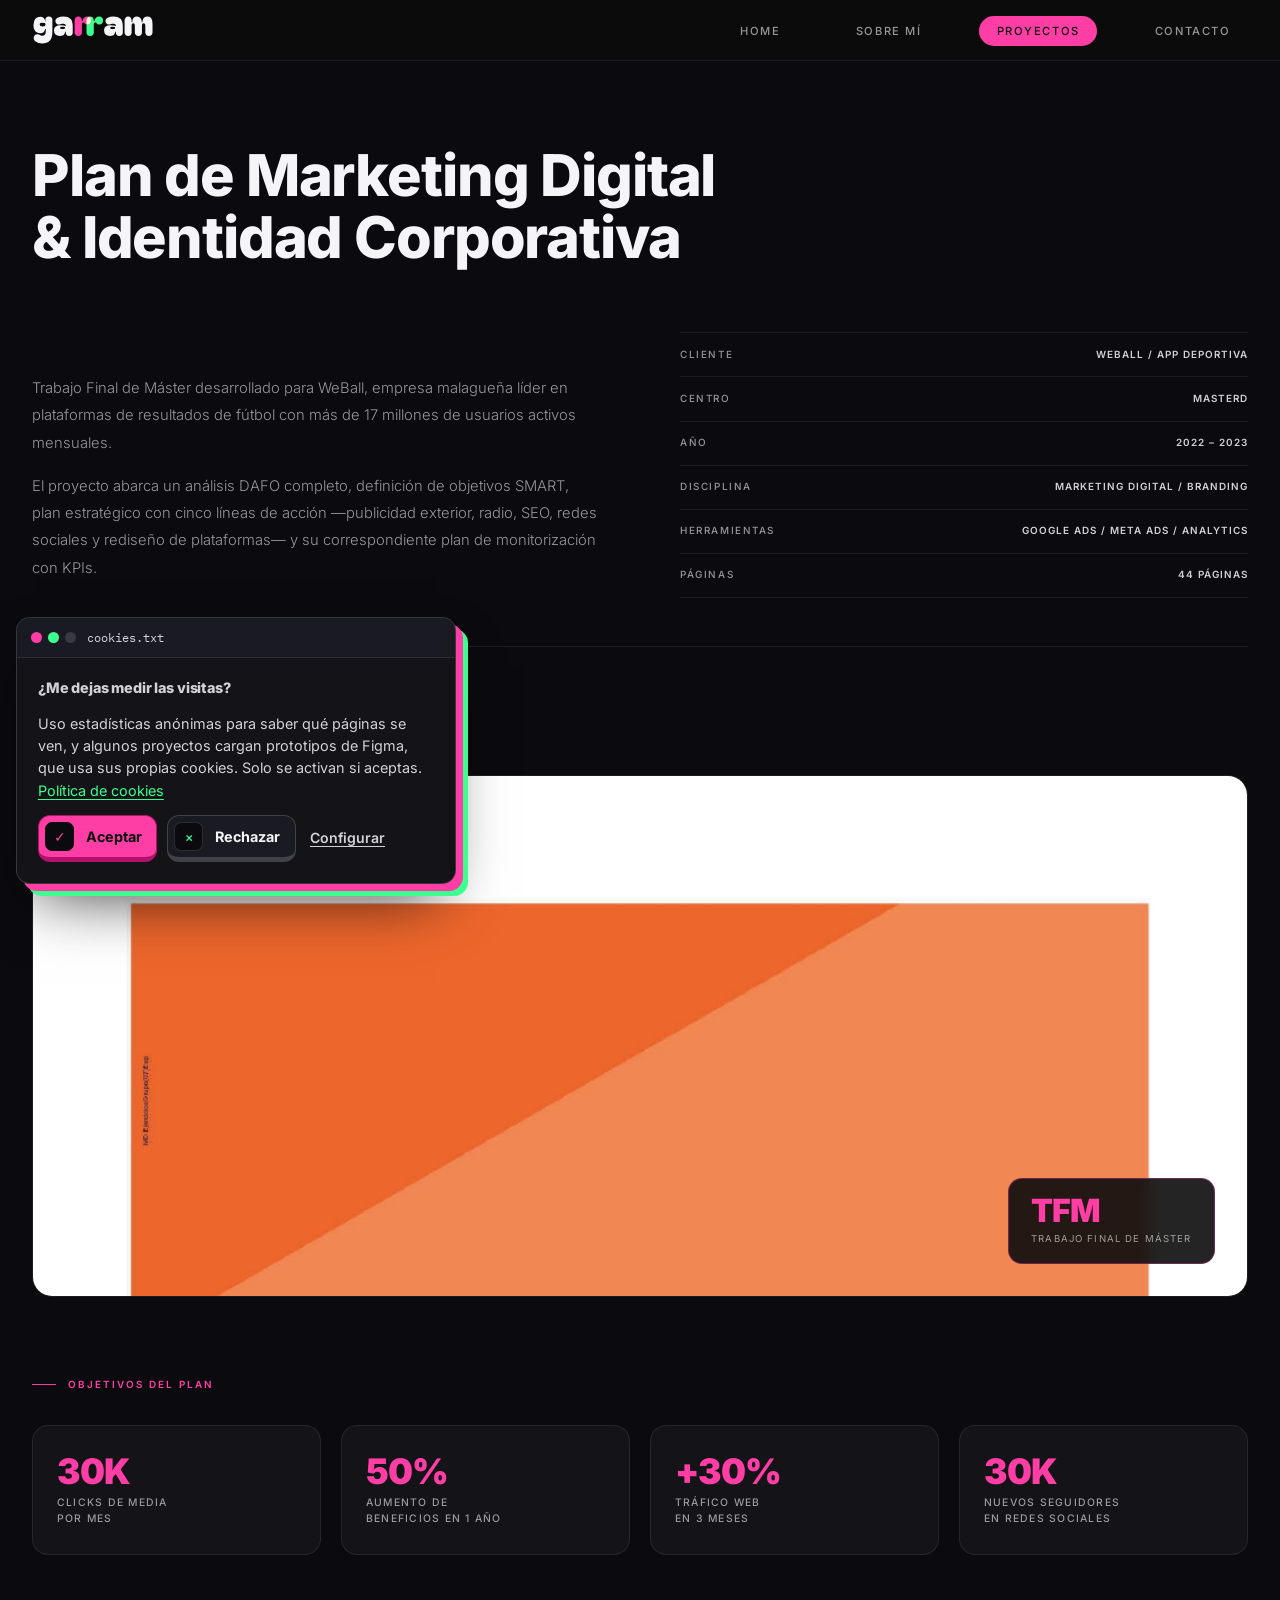
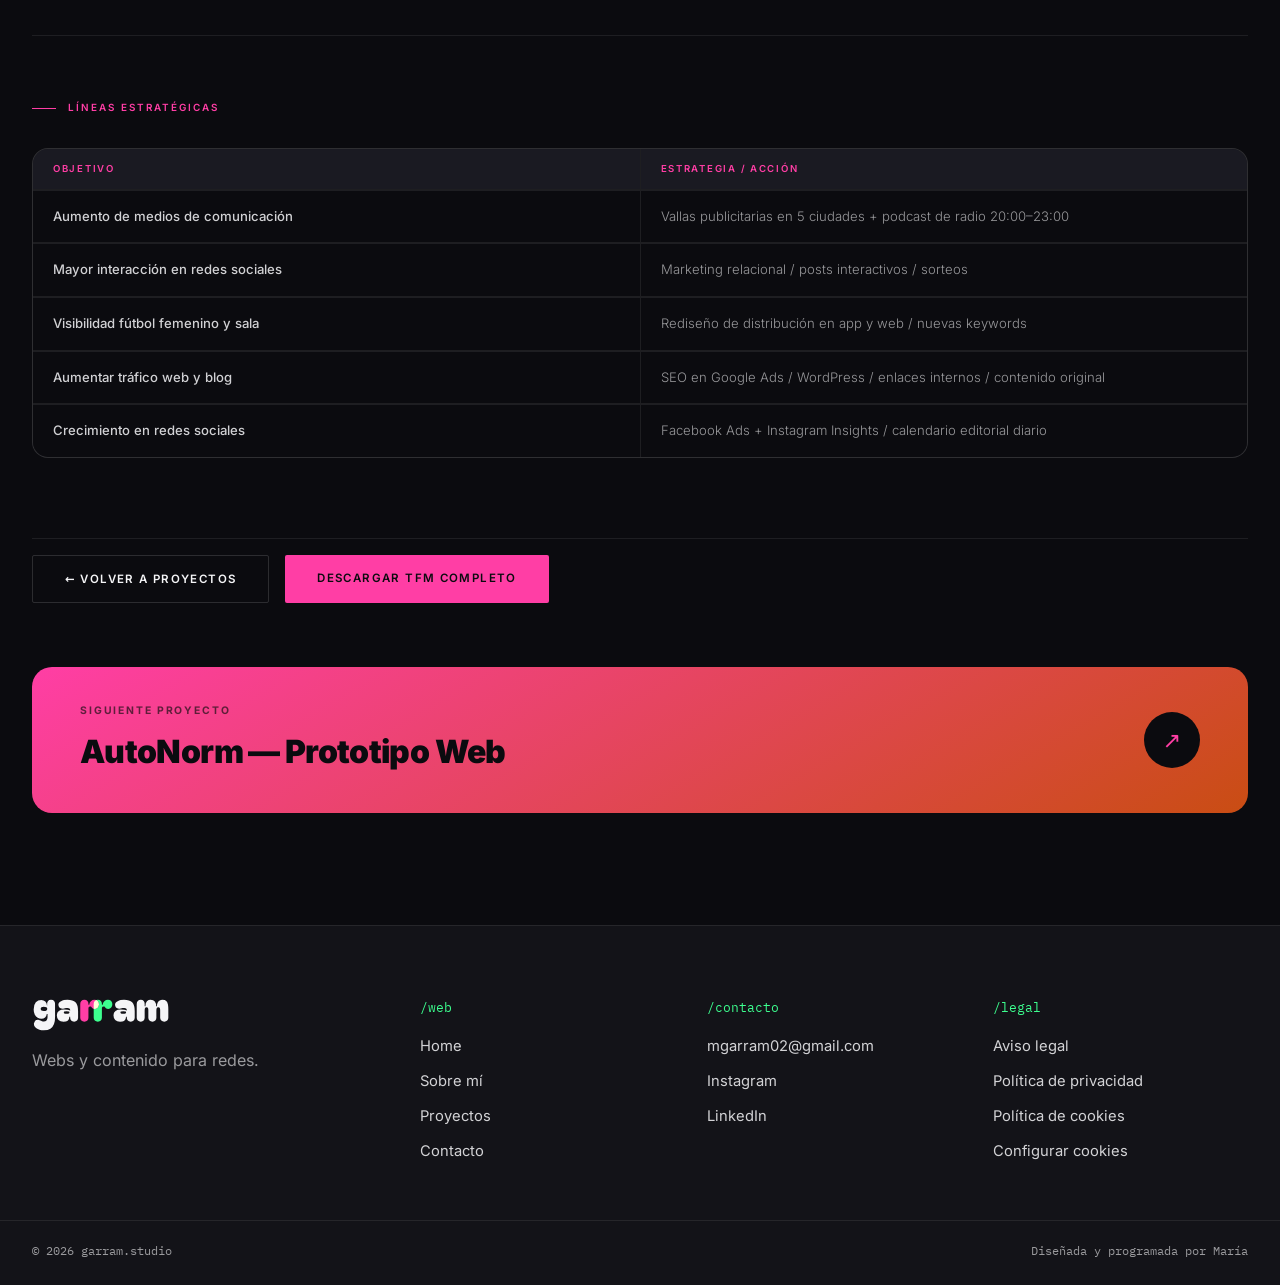
<file: mariagarramcv/tfm.html>
<!DOCTYPE html>
<html lang="es">
<head>
<meta charset="UTF-8">
<meta name="viewport" content="width=device-width, initial-scale=1.0">
<title>TFM — Plan de Marketing WeBall / garram.studio</title>
<link rel="stylesheet" href="fonts.css">
<link rel="icon" type="image/svg+xml" href="img/garram-simbolo.svg">
<link rel="stylesheet" href="style.css">
<style>

/* ── PROJECT INTRO ── */
.project-intro {
  display: grid;
  grid-template-columns: 1fr 1fr;
  gap: 5rem;
  align-items: end;
  margin-bottom: 5rem;
  padding-bottom: 3rem;
  border-bottom: 0.5px solid var(--border);
}

.project-desc-text {
  font-size: 0.92rem;
  color: var(--muted);
  line-height: 1.85;
  font-weight: 300;
  margin-bottom: 1rem;
}

.project-meta { display: flex; flex-direction: column; }

.meta-row {
  display: flex;
  justify-content: space-between;
  padding: 0.85rem 0;
  border-bottom: 0.5px solid var(--border);
}
.meta-row:first-child { border-top: 0.5px solid var(--border); }

.meta-key {
  font-size: 0.62rem;
  letter-spacing: 0.16em;
  text-transform: uppercase;
  color: var(--muted);
  font-weight: 500;
}
.meta-val {
  font-size: 0.62rem;
  letter-spacing: 0.1em;
  text-transform: uppercase;
  color: var(--off);
  font-weight: 600;
  text-align: right;
}

/* ── SECTION LABEL ── */
.section-label {
  font-size: 0.62rem;
  letter-spacing: 0.2em;
  text-transform: uppercase;
  color: var(--orange);
  font-weight: 600;
  margin-bottom: 2rem;
  display: flex;
  align-items: center;
  gap: 0.75rem;
}
.section-label::before {
  content: '';
  width: 24px; height: 1.5px;
  background: var(--orange);
  flex-shrink: 0;
}

/* ── COVER HERO ── */
.tfm-hero {
  position: relative;
  margin-bottom: 5rem;
  border: 0.5px solid var(--border);
  border-radius: 20px;
  overflow: hidden;
}

.tfm-hero-img {
  width: 100%;
  display: block;
  max-height: 520px;
  object-fit: cover;
  object-position: center top;
}

.tfm-hero-badge {
  position: absolute;
  bottom: 2rem;
  right: 2rem;
  background: rgba(13,13,13,0.9);
  border: 0.5px solid var(--border-orange);
  padding: 1rem 1.4rem;
  border-radius: 14px;
  backdrop-filter: blur(8px);
}
.tfm-hero-badge-num {
  font-size: 2rem;
  font-weight: 900;
  color: var(--orange);
  line-height: 1;
  letter-spacing: -0.03em;
}
.tfm-hero-badge-label {
  font-size: 0.6rem;
  letter-spacing: 0.12em;
  text-transform: uppercase;
  color: var(--muted);
  margin-top: 0.25rem;
}

/* ── STATS ROW ── */
.stats-row {
  display: grid;
  grid-template-columns: repeat(4, 1fr);
  gap: 1.25rem;
  margin-bottom: 5rem;
}

.stat-cell {
  background: var(--bg2);
  border: 0.5px solid var(--border);
  border-radius: 16px;
  padding: 1.75rem 1.5rem;
  transition: border-color 0.2s, transform 0.2s;
}
.stat-cell:hover { border-color: var(--border-orange); transform: translateY(-3px); }

.stat-num {
  font-size: 2.2rem;
  font-weight: 900;
  color: var(--orange);
  line-height: 1;
  letter-spacing: -0.03em;
  margin-bottom: 0.4rem;
}
.stat-label {
  font-size: 0.65rem;
  letter-spacing: 0.12em;
  text-transform: uppercase;
  color: var(--muted);
  font-weight: 500;
  line-height: 1.5;
}

/* ── PAGES SHOWCASE ── */
.pages-grid {
  display: grid;
  grid-template-columns: repeat(2, 1fr);
  gap: 1px;
  background: var(--border);
  border: 0.5px solid var(--border);
  margin-bottom: 5rem;
}

.page-cell {
  background: var(--bg2);
  overflow: hidden;
  position: relative;
  transition: background 0.2s;
}
.page-cell:hover { background: var(--bg3); }
.page-cell:hover .page-cell-img { transform: scale(1.02); }

.page-cell-img {
  width: 100%;
  display: block;
  transition: transform 0.4s ease;
}

.page-cell-footer {
  padding: 0.85rem 1.1rem;
  border-top: 0.5px solid var(--border);
  display: flex;
  justify-content: space-between;
  align-items: center;
}
.page-cell-title {
  font-size: 0.72rem;
  font-weight: 600;
  color: var(--off);
  letter-spacing: -0.01em;
}
.page-cell-num {
  font-size: 0.6rem;
  color: var(--muted);
  letter-spacing: 0.08em;
}

/* ── ESTRATEGIA TABLE ── */
.estrategia-section {
  margin-bottom: 5rem;
  padding-top: 4rem;
  border-top: 0.5px solid var(--border);
}

.strat-grid {
  display: grid;
  grid-template-columns: 1fr 1fr;
  gap: 1px;
  background: var(--border);
  border: 0.5px solid var(--border);
  border-radius: 16px;
  overflow: hidden;
}

.strat-header {
  background: var(--bg3);
  padding: 0.75rem 1.25rem;
  font-size: 0.6rem;
  letter-spacing: 0.18em;
  text-transform: uppercase;
  color: var(--orange);
  font-weight: 600;
}

.strat-row {
  display: contents;
}

.strat-cell {
  background: var(--bg);
  padding: 1rem 1.25rem;
  border-top: 0.5px solid var(--border);
  font-size: 0.82rem;
  color: var(--muted);
  line-height: 1.5;
  font-weight: 300;
  transition: background 0.15s;
}
.strat-cell:hover { background: var(--bg2); }
.strat-cell.accent { color: var(--off); font-weight: 500; }

/* ── PRESUPUESTO ── */
.budget-section {
  margin-bottom: 5rem;
  padding-top: 4rem;
  border-top: 0.5px solid var(--border);
}

.budget-bars {
  display: flex;
  flex-direction: column;
  gap: 0;
  border: 0.5px solid var(--border);
}

.budget-row {
  display: grid;
  grid-template-columns: 1fr 120px 140px;
  align-items: center;
  padding: 0.9rem 1.25rem;
  border-bottom: 0.5px solid var(--border);
  gap: 1.5rem;
  transition: background 0.15s;
}
.budget-row:last-child { border-bottom: none; }
.budget-row:hover { background: var(--bg2); }

.budget-row.header {
  background: var(--bg3);
  font-size: 0.6rem;
  letter-spacing: 0.16em;
  text-transform: uppercase;
  color: var(--orange);
  font-weight: 600;
}

.budget-name {
  font-size: 0.82rem;
  color: var(--off);
  font-weight: 500;
}
.budget-cost {
  font-size: 0.82rem;
  color: var(--orange);
  font-weight: 700;
  text-align: right;
}
.budget-dur {
  font-size: 0.72rem;
  color: var(--muted);
  text-align: right;
}
.budget-total-row {
  display: flex;
  justify-content: space-between;
  padding: 1.25rem;
  background: var(--bg3);
  border-top: 0.5px solid var(--border-orange);
  margin-top: -1px;
}
.budget-total-label {
  font-size: 0.72rem;
  letter-spacing: 0.14em;
  text-transform: uppercase;
  color: var(--muted);
  font-weight: 600;
}
.budget-total-num {
  font-size: 1.4rem;
  font-weight: 900;
  color: var(--orange);
  letter-spacing: -0.02em;
}

/* ── RESPONSIVE ── */
@media (max-width: 1024px) {
  .project-intro { gap: 3rem; }
  .stats-row { grid-template-columns: repeat(2, 1fr); }
}
@media (max-width: 768px) {
  .project-intro { grid-template-columns: 1fr; gap: 2.5rem; }
  .pages-grid { grid-template-columns: 1fr; }
  .strat-grid { grid-template-columns: 1fr; }
  .strat-header:last-of-type { border-top: 0.5px solid var(--border); }
  .budget-row { grid-template-columns: 1fr 90px; }
  .budget-dur { display: none; }
}
@media (max-width: 480px) {
  .stats-row { grid-template-columns: repeat(2, 1fr); }
  .tfm-hero-badge { display: none; }
}
</style>
</head>
<body>

<nav>
  <div class="nav-inner">
    <a href="index.html" class="nav-logo"><img src="img/garram-logotipo.svg" alt="garram.studio" height="30"></a>
    <ul class="nav-links">
      <li><a href="index.html">Home</a></li>
      <li><a href="sobre-mi.html">Sobre mí</a></li>
      <li><a href="proyectos.html" class="active">Proyectos</a></li>
      <li><a href="contacto.html">Contacto</a></li>
    </ul>
    <button class="nav-toggle" id="menuToggle" aria-label="Abrir menú" aria-expanded="false">
      <span></span><span></span><span></span>
    </button>
  </div>
</nav>

<div class="nav-mobile" id="navMobile">
  <a href="index.html">Home</a>
  <a href="sobre-mi.html">Sobre mí</a>
  <a href="proyectos.html" class="active">Proyectos</a>
  <a href="contacto.html">Contacto</a>
</div>

<main>
  <div class="page">

    <header class="page-header">
      <h1 class="page-title">Plan de Marketing Digital<br>&amp; Identidad Corporativa</h1>
    </header>

    <!-- INTRO -->
    <div class="project-intro">
      <div>
        <p class="project-desc-text">
          Trabajo Final de Máster desarrollado para WeBall, empresa malagueña líder en plataformas de resultados de fútbol con más de 17 millones de usuarios activos mensuales.
        </p>
        <p class="project-desc-text">
          El proyecto abarca un análisis DAFO completo, definición de objetivos SMART, plan estratégico con cinco líneas de acción —publicidad exterior, radio, SEO, redes sociales y rediseño de plataformas— y su correspondiente plan de monitorización con KPIs.
        </p>
        
      </div>
      <div class="project-meta">
        <div class="meta-row"><span class="meta-key">Cliente</span><span class="meta-val">WeBall / App deportiva</span></div>
        <div class="meta-row"><span class="meta-key">Centro</span><span class="meta-val">MasterD</span></div>
        <div class="meta-row"><span class="meta-key">Año</span><span class="meta-val">2022 – 2023</span></div>
        <div class="meta-row"><span class="meta-key">Disciplina</span><span class="meta-val">Marketing Digital / Branding</span></div>
        <div class="meta-row"><span class="meta-key">Herramientas</span><span class="meta-val">Google Ads / Meta Ads / Analytics</span></div>
        <div class="meta-row"><span class="meta-key">Páginas</span><span class="meta-val">44 páginas</span></div>
      </div>
    </div>

    <!-- PORTADA HERO -->
    <p class="section-label">Portada del documento</p>
    <div class="tfm-hero">
      <img src="[data-uri]" alt="Portada TFM Plan de Marketing WeBall" class="tfm-hero-img">
      <div class="tfm-hero-badge">
        <div class="tfm-hero-badge-num">TFM</div>
        <div class="tfm-hero-badge-label">Trabajo Final de Máster</div>
      </div>
    </div>

    <!-- KPIs / STATS -->
    <p class="section-label">Objetivos del plan</p>
    <div class="stats-row">
      <div class="stat-cell">
        <div class="stat-num">30K</div>
        <div class="stat-label">Clicks de media<br>por mes</div>
      </div>
      <div class="stat-cell">
        <div class="stat-num">50%</div>
        <div class="stat-label">Aumento de<br>beneficios en 1 año</div>
      </div>
      <div class="stat-cell">
        <div class="stat-num">+30%</div>
        <div class="stat-label">Tráfico web<br>en 3 meses</div>
      </div>
      <div class="stat-cell">
        <div class="stat-num">30K</div>
        <div class="stat-label">Nuevos seguidores<br>en redes sociales</div>
      </div>
    </div>


    <!-- ESTRATEGIA -->
    <div class="estrategia-section">
      <p class="section-label">Líneas estratégicas</p>
      <div class="strat-grid">
        <div class="strat-header">Objetivo</div>
        <div class="strat-header">Estrategia / Acción</div>

        <div class="strat-cell accent">Aumento de medios de comunicación</div>
        <div class="strat-cell">Vallas publicitarias en 5 ciudades + podcast de radio 20:00–23:00</div>

        <div class="strat-cell accent">Mayor interacción en redes sociales</div>
        <div class="strat-cell">Marketing relacional / posts interactivos / sorteos</div>

        <div class="strat-cell accent">Visibilidad fútbol femenino y sala</div>
        <div class="strat-cell">Rediseño de distribución en app y web / nuevas keywords</div>

        <div class="strat-cell accent">Aumentar tráfico web y blog</div>
        <div class="strat-cell">SEO en Google Ads / WordPress / enlaces internos / contenido original</div>

        <div class="strat-cell accent">Crecimiento en redes sociales</div>
        <div class="strat-cell">Facebook Ads + Instagram Insights / calendario editorial diario</div>
      </div>
    </div>


    <!-- BACK -->
    <div style="padding-top:1rem; padding-bottom: 4rem; border-top: 0.5px solid var(--border); display:flex; gap:1rem; flex-wrap:wrap;">
      <a href="proyectos.html" class="btn-outline">← Volver a proyectos</a>
      <a href="María_García_Ramos.pdf" download class="btn-primary">Descargar TFM completo</a>
    </div>

    <!-- NEXT PROJECT -->
    <a href="autonorm.html" class="next-project">
      <div>
        <div class="next-project-label">Siguiente proyecto</div>
        <div class="next-project-name">AutoNorm — Prototipo Web</div>
      </div>
      <span class="next-project-arrow">↗</span>
    </a>

  </div>
</main>

<footer class="site-footer">
  <div class="wrap footer-grid">
    <div class="footer-brand">
      <img src="img/garram-logotipo.svg" alt="garram.studio" height="34">
      <p>Webs y contenido para redes.</p>
    </div>
    <div class="footer-col">
      <p class="footer-h">/web</p>
      <ul>
        <li><a href="index.html">Home</a></li>
        <li><a href="sobre-mi.html">Sobre mí</a></li>
        <li><a href="proyectos.html">Proyectos</a></li>
        <li><a href="contacto.html">Contacto</a></li>
      </ul>
    </div>
    <div class="footer-col">
      <p class="footer-h">/contacto</p>
      <ul>
        <li><a href="mailto:mgarram02@gmail.com">mgarram02@gmail.com</a></li>
        <li><a href="https://www.instagram.com/garram.studio/" target="_blank" rel="noopener">Instagram</a></li>
        <li><a href="https://www.linkedin.com/in/mariagarram" target="_blank" rel="noopener">LinkedIn</a></li>
      </ul>
    </div>
    <div class="footer-col">
      <p class="footer-h">/legal</p>
      <ul>
        <li><a href="aviso-legal.html">Aviso legal</a></li>
        <li><a href="privacidad.html">Política de privacidad</a></li>
        <li><a href="cookies.html">Política de cookies</a></li>
        <li><a href="cookies.html" data-cookies>Configurar cookies</a></li>
      </ul>
    </div>
  </div>
  <div class="wrap footer-bottom">
    <p>© 2026 garram.studio</p>
    <p>Diseñada y programada por María</p>
  </div>
</footer>

<script src="nav.js"></script>
<script src="consent.js"></script>
</body>
</html>
</file>
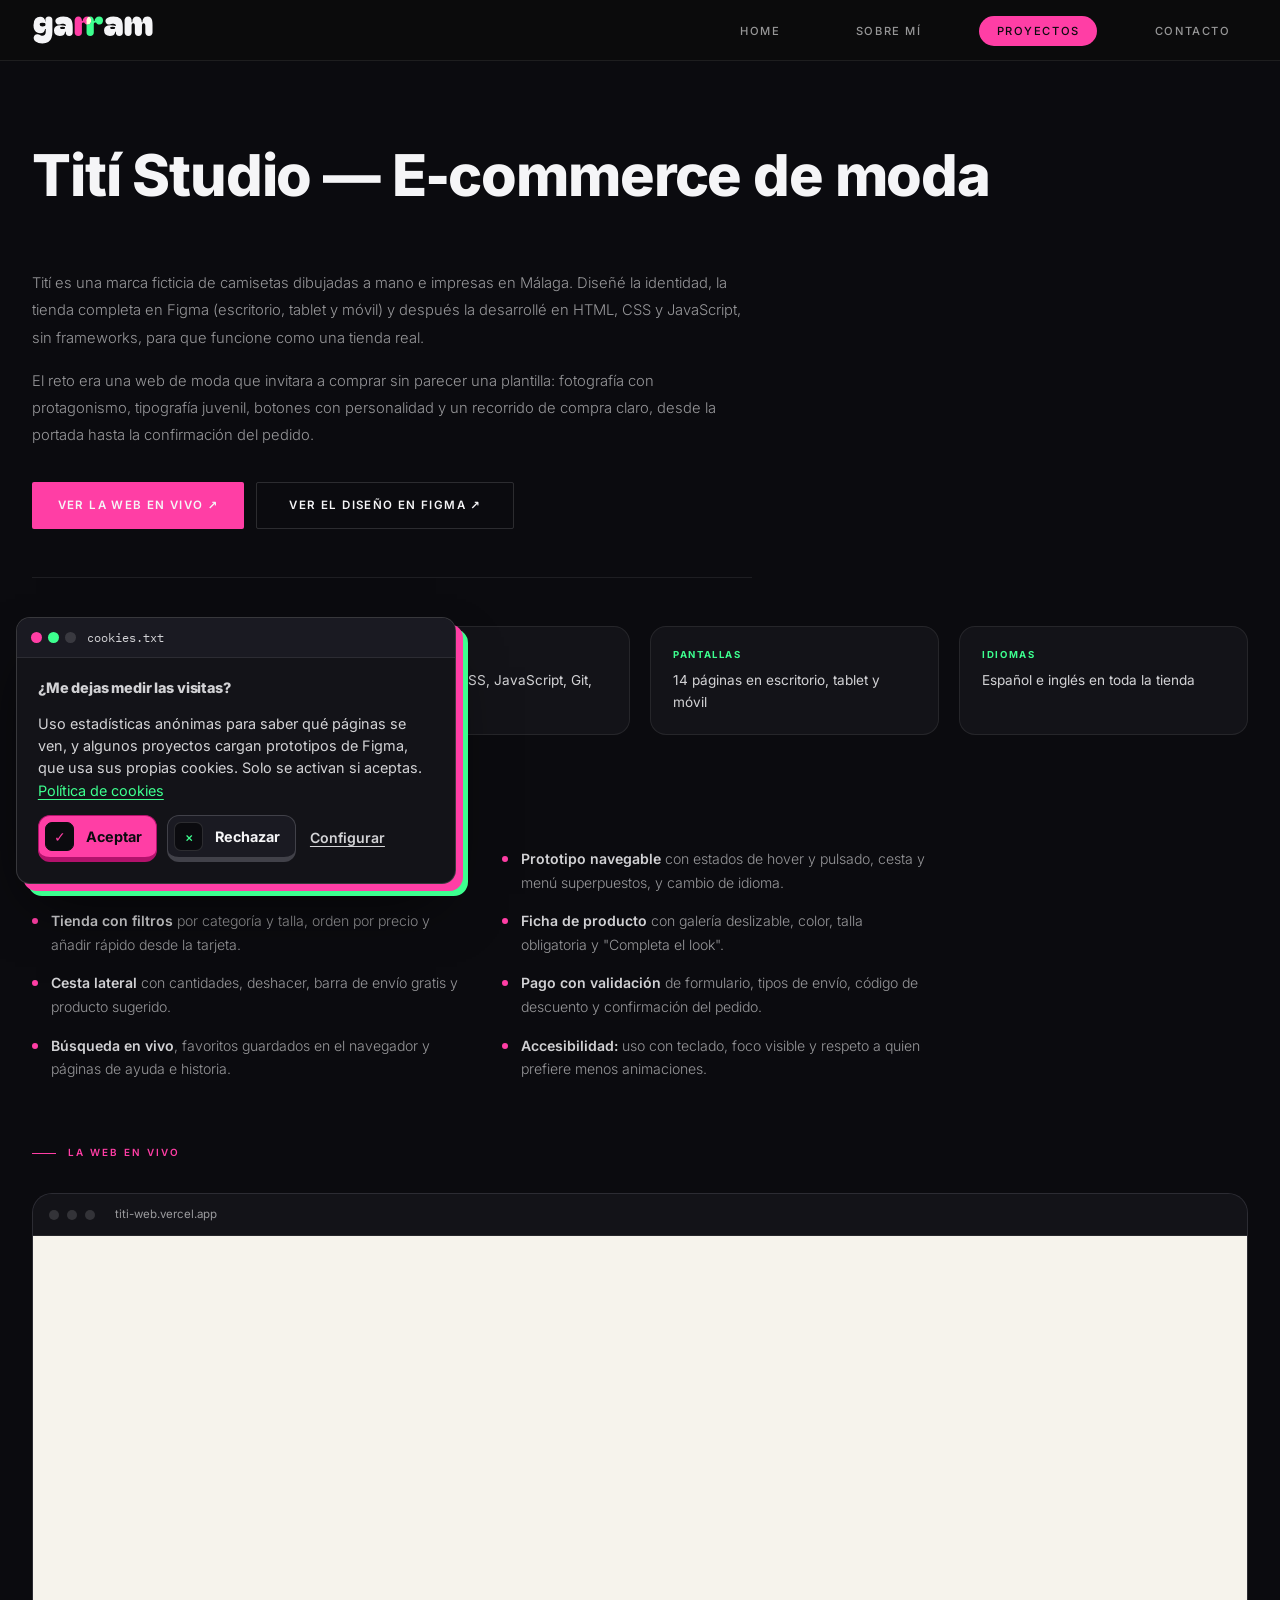
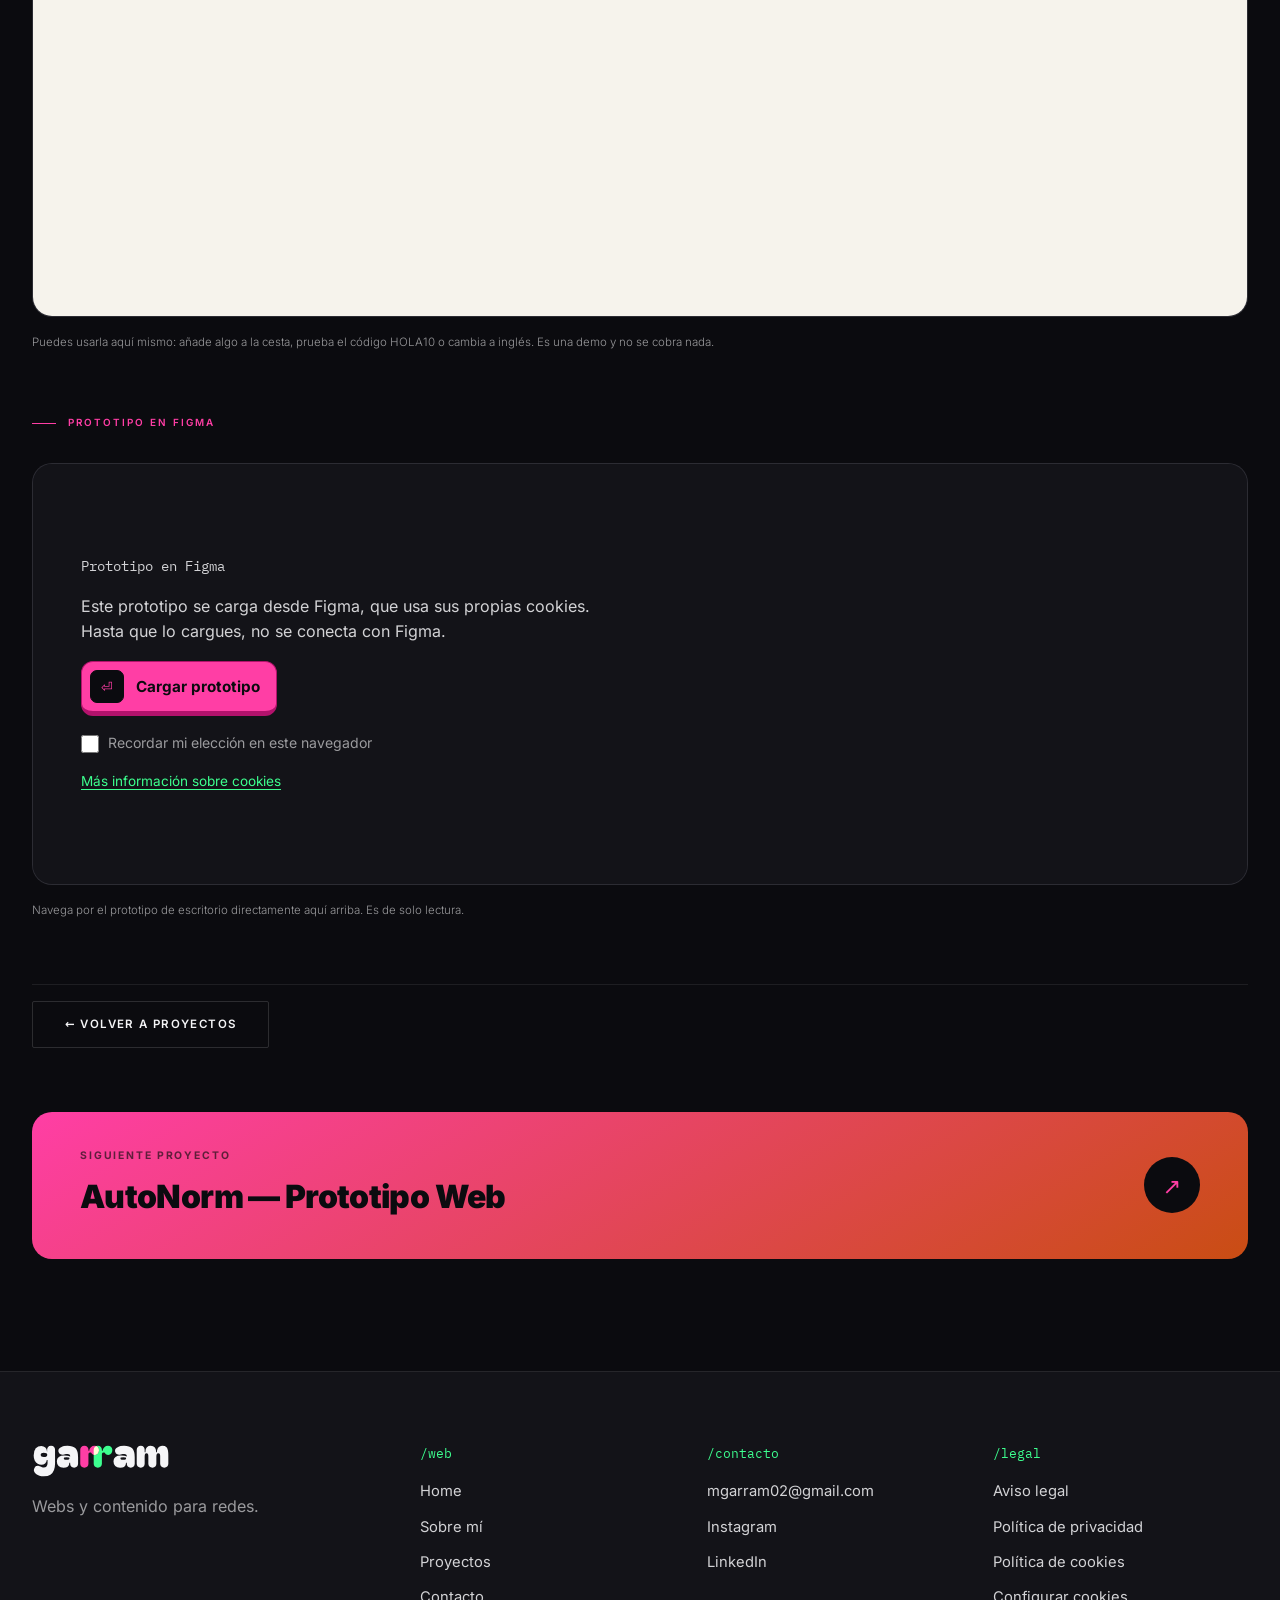
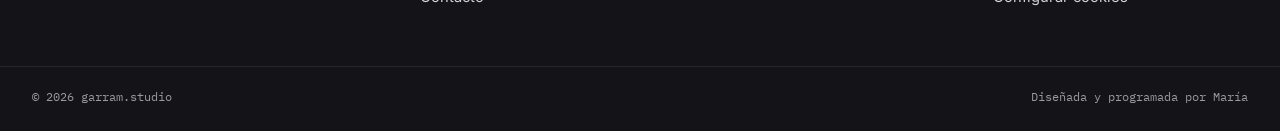
<file: mariagarramcv/titi.html>
<!DOCTYPE html>
<html lang="es">
<head>
<meta charset="UTF-8">
<meta name="viewport" content="width=device-width, initial-scale=1.0">
<title>Tití Studio — E&#8209;commerce de moda / garram.studio</title>
<meta name="description" content="Tití Studio: diseño en Figma y desarrollo en HTML, CSS y JavaScript de un e-commerce de camisetas dibujadas a mano.">
<link rel="stylesheet" href="fonts.css">
<link rel="icon" type="image/svg+xml" href="img/garram-simbolo.svg">
<link rel="stylesheet" href="style.css">
<style>

/* ── PROJECT INTRO ── */
.project-intro {
  max-width: 720px;
  margin-bottom: 3rem;
  padding-bottom: 3rem;
  border-bottom: 0.5px solid var(--border);
}

.project-desc-text {
  font-size: 0.92rem;
  color: var(--muted);
  line-height: 1.85;
  font-weight: 300;
  margin-bottom: 1rem;
}

.project-links {
  display: flex;
  flex-wrap: wrap;
  gap: 0.75rem;
  margin-top: 2rem;
}

.btn-solid {
  display: inline-flex;
  align-items: center;
  gap: 0.5rem;
  background: var(--orange);
  color: var(--white);
  text-decoration: none;
  font-size: 0.72rem;
  letter-spacing: 0.12em;
  text-transform: uppercase;
  font-weight: 600;
  padding: 0.9rem 1.6rem;
  border-radius: 2px;
  transition: background 0.2s;
}
.btn-solid:hover { background: var(--orange2); }

/* ── DATOS DEL PROYECTO ── */
.project-facts {
  display: grid;
  grid-template-columns: repeat(4, minmax(0, 1fr));
  gap: 1.25rem;
  margin-bottom: 4rem;
}
.fact {
  border: 0.5px solid var(--border);
  border-radius: 16px;
  padding: 1.25rem 1.4rem;
  background: var(--bg2);
}
.fact-label {
  font-size: 0.6rem;
  letter-spacing: 0.16em;
  text-transform: uppercase;
  color: var(--orange2);
  font-weight: 700;
  margin-bottom: 0.5rem;
}
.fact-value {
  font-size: 0.85rem;
  color: var(--off);
  line-height: 1.6;
  font-weight: 400;
}

/* ── SECTION LABEL ── */
.section-label {
  font-size: 0.62rem;
  letter-spacing: 0.2em;
  text-transform: uppercase;
  color: var(--orange);
  font-weight: 600;
  margin-bottom: 2rem;
  display: flex;
  align-items: center;
  gap: 0.75rem;
}
.section-label::before {
  content: '';
  width: 24px; height: 1.5px;
  background: var(--orange);
  flex-shrink: 0;
}

/* ── LO QUE INCLUYE ── */
.feature-list {
  display: grid;
  grid-template-columns: repeat(2, minmax(0, 1fr));
  gap: 0.9rem 2.5rem;
  margin: 0 0 4rem;
  padding: 0;
  list-style: none;
  max-width: 900px;
}
.feature-list li {
  font-size: 0.88rem;
  color: var(--muted);
  line-height: 1.7;
  font-weight: 300;
  padding-left: 1.2rem;
  position: relative;
}
.feature-list li::before {
  content: '';
  position: absolute;
  left: 0; top: 0.65em;
  width: 6px; height: 6px;
  border-radius: 50%;
  background: var(--orange);
}
.feature-list strong { color: var(--off); font-weight: 600; }

/* ── EMBEDS ── */
.proto-embed {
  position: relative;
  margin-bottom: 1rem;
  border: 0.5px solid var(--border);
  border-radius: 20px;
  overflow: hidden;
  background: var(--bg3);
}
.proto-embed iframe {
  display: block;
  width: 100%;
  height: 680px;
  border: 0;
  background: #f6f3ec;
}
.browser-bar {
  display: flex;
  align-items: center;
  gap: 0.5rem;
  padding: 0.7rem 1rem;
  border-bottom: 0.5px solid var(--border);
  background: var(--bg2);
}
.browser-bar span {
  width: 10px; height: 10px; border-radius: 50%;
  background: var(--faint);
}
.browser-bar a {
  margin-left: 0.75rem;
  font-size: 0.72rem;
  color: var(--muted);
  text-decoration: none;
  overflow: hidden;
  text-overflow: ellipsis;
  white-space: nowrap;
}
.browser-bar a:hover { color: var(--white); }
.proto-note {
  font-size: 0.72rem;
  color: var(--muted);
  font-weight: 300;
  margin-bottom: 4rem;
}

/* ═══ RESPONSIVE ═══ */
@media (max-width: 900px) {
  .project-facts { grid-template-columns: repeat(2, minmax(0, 1fr)); }
}
@media (max-width: 768px) {
  .proto-embed iframe { height: 560px; }
  .feature-list { grid-template-columns: 1fr; }
}
@media (max-width: 480px) {
  .project-facts { grid-template-columns: 1fr; }
  .proto-embed iframe { height: 520px; }
}
</style>
</head>
<body>

<nav>
  <div class="nav-inner">
    <a href="index.html" class="nav-logo"><img src="img/garram-logotipo.svg" alt="garram.studio" height="30"></a>
    <ul class="nav-links">
      <li><a href="index.html">Home</a></li>
      <li><a href="sobre-mi.html">Sobre mí</a></li>
      <li><a href="proyectos.html" class="active">Proyectos</a></li>
      <li><a href="contacto.html">Contacto</a></li>
    </ul>
    <button class="nav-toggle" id="menuToggle" aria-label="Abrir menú" aria-expanded="false">
      <span></span><span></span><span></span>
    </button>
  </div>
</nav>

<div class="nav-mobile" id="navMobile">
  <a href="index.html">Home</a>
  <a href="sobre-mi.html">Sobre mí</a>
  <a href="proyectos.html" class="active">Proyectos</a>
  <a href="contacto.html">Contacto</a>
</div>

<main>
  <div class="page">

    <header class="page-header">
      <h1 class="page-title">Tití Studio — E&#8209;commerce de moda</h1>
    </header>

    <!-- INTRO -->
    <div class="project-intro">
      <p class="project-desc-text">
        Tití es una marca ficticia de camisetas dibujadas a mano e impresas en Málaga. Diseñé la identidad, la tienda completa en Figma (escritorio, tablet y móvil) y después la desarrollé en HTML, CSS y JavaScript, sin frameworks, para que funcione como una tienda real.
      </p>
      <p class="project-desc-text">
        El reto era una web de moda que invitara a comprar sin parecer una plantilla: fotografía con protagonismo, tipografía juvenil, botones con personalidad y un recorrido de compra claro, desde la portada hasta la confirmación del pedido.
      </p>
      <div class="project-links">
        <a href="https://titi-web.vercel.app/" target="_blank" rel="noopener" class="btn-solid">Ver la web en vivo ↗</a>
        <a href="https://www.figma.com/design/KBzbvPh4AiMW6MeWMuYwdF/" target="_blank" rel="noopener" class="btn-outline">Ver el diseño en Figma ↗</a>
      </div>
    </div>

    <!-- DATOS -->
    <div class="project-facts">
      <div class="fact"><div class="fact-label">Rol</div><div class="fact-value">Diseño UX/UI, branding y desarrollo front-end</div></div>
      <div class="fact"><div class="fact-label">Herramientas</div><div class="fact-value">Figma, HTML, CSS, JavaScript, Git, Vercel</div></div>
      <div class="fact"><div class="fact-label">Pantallas</div><div class="fact-value">14 páginas en escritorio, tablet y móvil</div></div>
      <div class="fact"><div class="fact-label">Idiomas</div><div class="fact-value">Español e inglés en toda la tienda</div></div>
    </div>

    <!-- LO QUE INCLUYE -->
    <p class="section-label">Lo que incluye</p>
    <ul class="feature-list">
      <li><strong>Sistema de diseño en Figma:</strong> variables de color y espaciado, estilos de texto y componentes con variantes y estados.</li>
      <li><strong>Prototipo navegable</strong> con estados de hover y pulsado, cesta y menú superpuestos, y cambio de idioma.</li>
      <li><strong>Tienda con filtros</strong> por categoría y talla, orden por precio y añadir rápido desde la tarjeta.</li>
      <li><strong>Ficha de producto</strong> con galería deslizable, color, talla obligatoria y "Completa el look".</li>
      <li><strong>Cesta lateral</strong> con cantidades, deshacer, barra de envío gratis y producto sugerido.</li>
      <li><strong>Pago con validación</strong> de formulario, tipos de envío, código de descuento y confirmación del pedido.</li>
      <li><strong>Búsqueda en vivo</strong>, favoritos guardados en el navegador y páginas de ayuda e historia.</li>
      <li><strong>Accesibilidad:</strong> uso con teclado, foco visible y respeto a quien prefiere menos animaciones.</li>
    </ul>

    <!-- WEB EN VIVO -->
    <p class="section-label">La web en vivo</p>
    <div class="proto-embed">
      <div class="browser-bar" aria-hidden="true"><span></span><span></span><span></span><a href="https://titi-web.vercel.app/" target="_blank" rel="noopener" tabindex="-1">titi-web.vercel.app</a></div>
      <iframe src="https://titi-web.vercel.app/" title="Tití Studio, web en vivo" loading="lazy"></iframe>
    </div>
    <p class="proto-note">Puedes usarla aquí mismo: añade algo a la cesta, prueba el código HOLA10 o cambia a inglés. Es una demo y no se cobra nada.</p>

    <!-- PROTOTIPO -->
    <p class="section-label">Prototipo en Figma</p>
    <div class="proto-embed">
      <div class="embed-gate">
        <p class="embed-gate-title">Prototipo en Figma</p>
        <p>Este prototipo se carga desde Figma, que usa sus propias cookies. Hasta que lo cargues, no se conecta con Figma.</p>
        <button type="button" class="key key-pink" data-load><kbd>⏎</kbd>Cargar prototipo</button>
        <label class="embed-gate-remember"><input type="checkbox" data-remember> Recordar mi elección en este navegador</label>
        <a href="cookies.html">Más información sobre cookies</a>
      </div>
      <iframe hidden data-src="https://www.figma.com/embed?embed_host=share&url=https%3A%2F%2Fwww.figma.com%2Fproto%2FKBzbvPh4AiMW6MeWMuYwdF%2FTiti-Studio%3Fnode-id%3D20-53%26starting-point-node-id%3D20%253A53%26scaling%3Dscale-down-width"
        title="Prototipo de Tití Studio en Figma" allowfullscreen loading="lazy"></iframe>
    </div>
    <p class="proto-note">Navega por el prototipo de escritorio directamente aquí arriba. Es de solo lectura.</p>

    <!-- BACK -->
    <div style="padding-top:1rem; padding-bottom: 4rem; border-top: 0.5px solid var(--border); display:flex; gap:1rem; flex-wrap:wrap;">
      <a href="proyectos.html" class="btn-outline">← Volver a proyectos</a>
    </div>

    <!-- NEXT PROJECT -->
    <a href="autonorm.html" class="next-project">
      <div>
        <div class="next-project-label">Siguiente proyecto</div>
        <div class="next-project-name">AutoNorm — Prototipo Web</div>
      </div>
      <span class="next-project-arrow">↗</span>
    </a>

  </div>
</main>

<footer class="site-footer">
  <div class="wrap footer-grid">
    <div class="footer-brand">
      <img src="img/garram-logotipo.svg" alt="garram.studio" height="34">
      <p>Webs y contenido para redes.</p>
    </div>
    <div class="footer-col">
      <p class="footer-h">/web</p>
      <ul>
        <li><a href="index.html">Home</a></li>
        <li><a href="sobre-mi.html">Sobre mí</a></li>
        <li><a href="proyectos.html">Proyectos</a></li>
        <li><a href="contacto.html">Contacto</a></li>
      </ul>
    </div>
    <div class="footer-col">
      <p class="footer-h">/contacto</p>
      <ul>
        <li><a href="mailto:mgarram02@gmail.com">mgarram02@gmail.com</a></li>
        <li><a href="https://www.instagram.com/garram.studio/" target="_blank" rel="noopener">Instagram</a></li>
        <li><a href="https://www.linkedin.com/in/mariagarram" target="_blank" rel="noopener">LinkedIn</a></li>
      </ul>
    </div>
    <div class="footer-col">
      <p class="footer-h">/legal</p>
      <ul>
        <li><a href="aviso-legal.html">Aviso legal</a></li>
        <li><a href="privacidad.html">Política de privacidad</a></li>
        <li><a href="cookies.html">Política de cookies</a></li>
        <li><a href="cookies.html" data-cookies>Configurar cookies</a></li>
      </ul>
    </div>
  </div>
  <div class="wrap footer-bottom">
    <p>© 2026 garram.studio</p>
    <p>Diseñada y programada por María</p>
  </div>
</footer>

<script src="nav.js"></script>
<script src="consent.js"></script>
</body>
</html>
</file>
<file: mariagarramcv/fonts.css>
/* Fuentes alojadas en la propia web (sin Google Fonts): así no se envía
   la IP de quien visita a terceros. Licencias SIL OFL en /fonts. */
@font-face {
  font-family: 'Inter';
  font-style: normal;
  font-weight: 100 900;
  font-display: swap;
  src: url('fonts/inter-latin-wght-normal.woff2') format('woff2-variations'),
       url('fonts/inter-latin-wght-normal.woff2') format('woff2');
}
@font-face {
  font-family: 'Bagel Fat One';
  font-style: normal;
  font-weight: 400;
  font-display: swap;
  src: url('fonts/bagel-fat-one-latin-400-normal.woff2') format('woff2');
}
@font-face {
  font-family: 'IBM Plex Mono';
  font-style: normal;
  font-weight: 400;
  font-display: swap;
  src: url('fonts/ibm-plex-mono-latin-400-normal.woff2') format('woff2');
}
@font-face {
  font-family: 'IBM Plex Mono';
  font-style: normal;
  font-weight: 500;
  font-display: swap;
  src: url('fonts/ibm-plex-mono-latin-500-normal.woff2') format('woff2');
}
</file>
<file: mariagarramcv/style.css>
/* ── RESET & TOKENS ── */
*, *::before, *::after { box-sizing: border-box; margin: 0; padding: 0; }

:root {
  /* Marca garram.studio: negro, rosa y verde neón.
     Las variables --orange* se mantienen como nombre para no tocar todas las páginas:
     --orange es el acento principal (rosa) y --orange2 el secundario (verde). */
  --bg: #0b0b0f;
  --bg2: #131318;
  --bg3: #1a1a22;
  --pink: #ff3ea5;
  --green: #3dff8f;
  --orange: var(--pink);
  --orange2: var(--green);
  --orange-dim: rgba(255,62,165,0.12);
  --white: #f5f5f7;
  --off: rgba(245,245,247,0.85);
  --muted: rgba(245,245,247,0.6);
  --faint: rgba(245,245,247,0.14);
  --border: rgba(245,245,247,0.08);
  --border-orange: rgba(255,62,165,0.35);
  --sans: 'Inter', system-ui, sans-serif;
  --display: 'Bagel Fat One', var(--sans);
  --serif: var(--display);
}

/* Bagel Fat One se reserva para el logotipo y piezas muy grandes de la portada.
   Solo tiene un peso: sin font-synthesis el navegador no la engorda al pedir negrita. */
body { font-synthesis: none; }

.nav-logo img { display: block; height: 30px; width: auto; }

html { scroll-behavior: smooth; }

body {
  font-family: var(--sans);
  background: var(--bg);
  color: var(--white);
  font-size: 16px;
  line-height: 1.6;
  overflow-x: hidden;
}

/* ── NAV ── */
nav {
  position: fixed;
  top: 0; left: 0; right: 0;
  z-index: 100;
  background: rgba(13,13,13,0.92);
  backdrop-filter: blur(12px);
  border-bottom: 0.5px solid var(--border);
}

.nav-inner {
  max-width: 1280px;
  margin: 0 auto;
  padding: 0 2rem;
  height: 60px;
  display: flex;
  align-items: center;
  justify-content: space-between;
}

.nav-logo {
  font-size: 0.72rem;
  font-weight: 600;
  letter-spacing: 0.18em;
  text-transform: uppercase;
  color: var(--white);
  text-decoration: none;
}

.nav-links {
  display: flex;
  gap: 2.5rem;
  list-style: none;
}

.nav-links a {
  font-size: 0.7rem;
  font-weight: 500;
  letter-spacing: 0.14em;
  text-transform: uppercase;
  color: var(--muted);
  text-decoration: none;
  transition: color 0.2s, background 0.2s;
  padding: 0.5rem 1.1rem;
  border-radius: 999px;
}

.nav-links a:hover { color: var(--white); }

.nav-links a.active {
  color: var(--bg);
  background: var(--orange);
}

/* Hamburger */
.nav-toggle {
  display: none;
  flex-direction: column;
  gap: 5px;
  cursor: pointer;
  padding: 4px;
  background: none;
  border: none;
}

.nav-toggle span {
  display: block;
  width: 22px;
  height: 1.5px;
  background: var(--white);
  transition: transform 0.25s, opacity 0.25s;
}

.nav-toggle.open span:nth-child(1) { transform: translateY(6.5px) rotate(45deg); }
.nav-toggle.open span:nth-child(2) { opacity: 0; }
.nav-toggle.open span:nth-child(3) { transform: translateY(-6.5px) rotate(-45deg); }

/* Mobile nav */
.nav-mobile {
  display: none;
  position: fixed;
  top: 60px; left: 0; right: 0;
  background: var(--bg2);
  border-bottom: 0.5px solid var(--border);
  padding: 1.5rem 2rem;
  z-index: 99;
  flex-direction: column;
  gap: 1.25rem;
}

.nav-mobile.open { display: flex; }

.nav-mobile a {
  font-size: 0.78rem;
  font-weight: 500;
  letter-spacing: 0.12em;
  text-transform: uppercase;
  color: var(--muted);
  text-decoration: none;
  transition: color 0.2s;
  width: fit-content;
  border-bottom: 1.5px solid transparent;
  padding-bottom: 2px;
}

.nav-mobile a.active,
.nav-mobile a:hover { color: var(--orange); border-bottom-color: var(--orange); }

/* ── PAGE WRAPPER ── */
.page {
  max-width: 1280px;
  margin: 0 auto;
  padding: 9rem 2rem 7rem;
}

/* ── PAGE HEADER ── */
.page-header { margin-bottom: 4rem; }

.page-eyebrow {
  font-size: 0.62rem;
  letter-spacing: 0.22em;
  text-transform: uppercase;
  color: var(--orange);
  margin-bottom: 1rem;
  display: flex;
  align-items: center;
  gap: 1rem;
  font-weight: 500;
}

.page-eyebrow::before {
  content: '';
  width: 32px;
  height: 1.5px;
  background: var(--orange);
  display: inline-block;
  flex-shrink: 0;
}

.page-title {
  font-size: clamp(2.2rem, 4.5vw, 3.8rem);
  font-weight: 800;
  line-height: 1.08;
  color: var(--white);
  letter-spacing: -0.02em;
}

/* ── BUTTONS ── */
.btn-primary {
  background: var(--orange);
  color: var(--bg);
  padding: 0.85rem 2rem;
  font-size: 0.72rem;
  font-weight: 600;
  letter-spacing: 0.12em;
  text-transform: uppercase;
  text-decoration: none;
  border: none;
  cursor: pointer;
  transition: background 0.2s, transform 0.15s;
  display: inline-block;
  border-radius: 2px;
}

.btn-primary:hover { background: var(--orange2); transform: translateY(-1px); }

.btn-outline {
  background: transparent;
  color: var(--white);
  padding: 0.85rem 2rem;
  font-size: 0.72rem;
  font-weight: 600;
  letter-spacing: 0.12em;
  text-transform: uppercase;
  text-decoration: none;
  border: 1px solid var(--faint);
  cursor: pointer;
  transition: border-color 0.2s, color 0.2s, transform 0.15s;
  display: inline-block;
  border-radius: 2px;
}

.btn-outline:hover { border-color: var(--orange); color: var(--orange); transform: translateY(-1px); }

/* ── FOOTER ── */
footer {
  background: var(--bg2);
  border-top: 0.5px solid var(--border);
  padding: 2rem;
}

.footer-inner {
  max-width: 1280px;
  margin: 0 auto;
  display: flex;
  align-items: center;
  justify-content: space-between;
  flex-wrap: wrap;
  gap: 1rem;
}

.footer-copy {
  font-size: 0.72rem;
  color: var(--muted);
  letter-spacing: 0.05em;
}

.footer-nav {
  display: flex;
  gap: 2rem;
  list-style: none;
  flex-wrap: wrap;
}

.footer-nav a {
  font-size: 0.65rem;
  letter-spacing: 0.12em;
  text-transform: uppercase;
  color: var(--muted);
  text-decoration: none;
  transition: color 0.2s;
}

.footer-nav a:hover { color: var(--orange); }

/* ══════════════════════════════════════════
   BENTO / CASE-STUDY COMPONENT SYSTEM
   (tarjetas grandes, stats, FAQ, citas, tags)
═══════════════════════════════════════════ */

/* ── Bento grid genérico ── */
.bento-grid {
  display: grid;
  grid-template-columns: repeat(4, 1fr);
  grid-auto-rows: 240px;
  grid-auto-flow: dense;
  gap: 1.25rem;
}

.bento-card {
  position: relative;
  grid-column: span 2;
  grid-row: span 1;
  border-radius: 20px;
  overflow: hidden;
  background: linear-gradient(155deg, var(--bg3) 0%, #241407 100%);
  border: 0.5px solid var(--border);
  text-decoration: none;
  display: block;
  transition: transform 0.3s ease, border-color 0.3s ease, box-shadow 0.3s ease;
}

.bento-card:hover {
  transform: translateY(-6px);
  border-color: var(--border-orange);
  box-shadow: 0 20px 40px -20px rgba(242,101,34,0.35);
}

.bento-card.wide { grid-column: span 4; grid-row: span 2; }
.bento-card.tall { grid-row: span 2; }
.bento-card.solid {
  background: linear-gradient(150deg, var(--orange) 0%, #c94d13 100%);
}

.bento-card img {
  position: absolute;
  inset: 0;
  width: 100%;
  height: 100%;
  object-fit: cover;
  object-position: center center;
  opacity: 0.95;
  transition: transform 0.5s ease, opacity 0.3s ease;
}

.bento-card.logo-bg {
  background: #fff;
}

.bento-card.logo-bg img {
  object-fit: contain;
  padding: 3rem;
  opacity: 1;
}

/* AutoNorm card: centered logo lockup instead of a cover photo */
.autonorm-card {
  background: linear-gradient(155deg, var(--bg3) 0%, #241407 100%);
}
.autonorm-card .bento-card-logo {
  position: absolute;
  top: 42%;
  left: 50%;
  transform: translate(-50%, -50%);
  width: auto;
  height: 38px;
  object-fit: contain;
  opacity: 1;
}
.autonorm-card:hover .bento-card-logo { transform: translate(-50%, -50%); }

.bento-card.no-link {
  cursor: default;
  opacity: 0.75;
}
.bento-card.no-link:hover {
  transform: none;
  border-color: var(--border);
  box-shadow: none;
}
.bento-card.no-link .bento-card-arrow { display: none; }
.bento-card-status {
  font-size: 0.62rem;
  letter-spacing: 0.1em;
  text-transform: uppercase;
  color: var(--muted);
  font-weight: 600;
  flex-shrink: 0;
}

.bento-card:hover img { transform: scale(1.04); opacity: 1; }

.bento-card::after {
  content: '';
  position: absolute;
  inset: 0;
  background: linear-gradient(0deg, rgba(13,13,13,0.92) 0%, rgba(13,13,13,0.15) 45%, transparent 70%);
  pointer-events: none;
}

.bento-card-body {
  position: absolute;
  left: 0; right: 0; bottom: 0;
  z-index: 2;
  padding: 1.5rem 1.6rem;
  display: flex;
  align-items: flex-end;
  justify-content: space-between;
  gap: 1rem;
}

.bento-card-cat {
  font-size: 0.6rem;
  letter-spacing: 0.16em;
  text-transform: uppercase;
  color: var(--orange2);
  font-weight: 700;
  margin-bottom: 0.4rem;
  display: block;
}

.bento-card.solid .bento-card-cat { color: rgba(13,13,13,0.65); }

.bento-card-name {
  font-size: 1.15rem;
  font-weight: 800;
  color: var(--white);
  letter-spacing: -0.01em;
  line-height: 1.25;
}

.bento-card-arrow {
  flex-shrink: 0;
  width: 40px; height: 40px;
  border-radius: 50%;
  background: rgba(255,255,255,0.08);
  border: 0.5px solid var(--border-orange);
  display: flex;
  align-items: center;
  justify-content: center;
  color: var(--white);
  font-size: 1rem;
  transition: background 0.2s, transform 0.25s;
}

.bento-card:hover .bento-card-arrow { background: var(--orange); transform: rotate(45deg); }

/* ── Stat tiles v2 (bento) ── */
.stat-bento-row {
  display: grid;
  grid-template-columns: repeat(3, 1fr);
  gap: 1.25rem;
}

.stat-bento {
  border-radius: 16px;
  border: 0.5px solid var(--border);
  background: var(--bg2);
  padding: 1.75rem 1.5rem;
  transition: border-color 0.2s, transform 0.2s;
}

.stat-bento:hover { border-color: var(--border-orange); transform: translateY(-3px); }

.stat-bento-num {
  font-size: clamp(2.2rem, 4vw, 3rem);
  font-weight: 900;
  color: var(--orange);
  line-height: 1;
  letter-spacing: -0.03em;
  margin-bottom: 0.5rem;
}

.stat-bento-label {
  font-size: 0.72rem;
  letter-spacing: 0.08em;
  text-transform: uppercase;
  color: var(--muted);
  font-weight: 500;
}

/* ── Pull-quote ── */
.quote-block {
  border-radius: 20px;
  background: linear-gradient(150deg, var(--bg3) 0%, #241407 100%);
  border: 0.5px solid var(--border-orange);
  padding: 3rem clamp(1.5rem, 5vw, 4rem);
  position: relative;
  overflow: hidden;
}

.quote-mark {
  font-family: Georgia, serif;
  font-size: 5rem;
  color: var(--orange);
  opacity: 0.5;
  line-height: 1;
  margin-bottom: 0.5rem;
}

.quote-text {
  font-size: clamp(1.1rem, 2.2vw, 1.6rem);
  font-weight: 600;
  color: var(--white);
  line-height: 1.45;
  letter-spacing: -0.01em;
  max-width: 780px;
}

.quote-author {
  margin-top: 1.75rem;
  display: flex;
  align-items: center;
  gap: 0.75rem;
}

.quote-author-name {
  font-size: 0.85rem;
  font-weight: 700;
  color: var(--white);
}

.quote-author-role {
  font-size: 0.72rem;
  color: var(--muted);
}

.quote-author-dot {
  width: 4px; height: 4px;
  border-radius: 50%;
  background: var(--orange);
}

/* ── FAQ accordion ── */
.faq-list {
  display: flex;
  flex-direction: column;
  border-radius: 16px;
  border: 0.5px solid var(--border);
  overflow: hidden;
}

.faq-item {
  border-bottom: 0.5px solid var(--border);
  background: var(--bg2);
}

.faq-item:last-child { border-bottom: none; }

.faq-question {
  width: 100%;
  display: flex;
  align-items: center;
  justify-content: space-between;
  gap: 1rem;
  padding: 1.25rem 1.5rem;
  background: none;
  border: none;
  cursor: pointer;
  text-align: left;
  font-family: var(--sans);
  font-size: 0.92rem;
  font-weight: 600;
  color: var(--white);
  transition: background 0.2s;
}

.faq-question:hover { background: var(--bg3); }

.faq-icon {
  flex-shrink: 0;
  width: 26px; height: 26px;
  border-radius: 50%;
  border: 0.5px solid var(--border-orange);
  color: var(--orange);
  display: flex;
  align-items: center;
  justify-content: center;
  font-size: 0.9rem;
  transition: transform 0.25s;
}

.faq-item.open .faq-icon { transform: rotate(45deg); }

.faq-answer {
  max-height: 0;
  overflow: hidden;
  transition: max-height 0.3s ease, padding 0.3s ease;
  padding: 0 1.5rem;
}

.faq-item.open .faq-answer { max-height: 240px; padding: 0 1.5rem 1.5rem; }

.faq-answer p {
  font-size: 0.85rem;
  color: var(--muted);
  line-height: 1.75;
  font-weight: 300;
}

/* ── Tool pills ── */
.tool-pill {
  font-size: 0.68rem;
  letter-spacing: 0.08em;
  text-transform: uppercase;
  color: var(--off);
  border: 0.5px solid var(--border);
  padding: 0.55rem 1.1rem;
  font-weight: 600;
  background: var(--bg2);
  border-radius: 999px;
  transition: border-color 0.2s, color 0.2s, background 0.2s;
}

.tool-pill:hover { border-color: var(--orange); color: var(--orange); background: var(--orange-dim); }

/* ── Next project banner ── */
.next-project {
  display: flex;
  align-items: center;
  justify-content: space-between;
  gap: 1.5rem;
  border-radius: 20px;
  background: linear-gradient(150deg, var(--orange) 0%, #c94d13 100%);
  padding: 2.25rem clamp(1.5rem, 5vw, 3rem);
  text-decoration: none;
  transition: transform 0.25s ease;
}

.next-project:hover { transform: translateY(-3px); }

.next-project-label {
  font-size: 0.65rem;
  letter-spacing: 0.18em;
  text-transform: uppercase;
  color: rgba(13,13,13,0.65);
  font-weight: 700;
  margin-bottom: 0.4rem;
}

.next-project-name {
  font-size: clamp(1.3rem, 3vw, 2rem);
  font-weight: 900;
  color: var(--bg);
  letter-spacing: -0.02em;
}

.next-project-arrow {
  flex-shrink: 0;
  width: 56px; height: 56px;
  border-radius: 50%;
  background: var(--bg);
  color: var(--orange);
  display: flex;
  align-items: center;
  justify-content: center;
  font-size: 1.4rem;
  transition: transform 0.25s;
}

.next-project:hover .next-project-arrow { transform: rotate(45deg); }

/* ── Section heading (reutilizable) ── */
.bento-section { margin-top: 5rem; padding-top: 4rem; border-top: 0.5px solid var(--border); }
.bento-section:first-child { margin-top: 0; padding-top: 0; border-top: none; }

.bento-eyebrow {
  font-size: 0.62rem;
  letter-spacing: 0.2em;
  text-transform: uppercase;
  color: var(--orange);
  font-weight: 600;
  margin-bottom: 1.25rem;
  display: flex;
  align-items: center;
  gap: 0.75rem;
}

.bento-eyebrow::before {
  content: '';
  width: 24px; height: 1.5px;
  background: var(--orange);
  flex-shrink: 0;
}

/* ═══ RESPONSIVE — BENTO SYSTEM ═══ */
@media (max-width: 1024px) {
  .bento-grid { grid-template-columns: repeat(2, 1fr); }
  .bento-card { grid-column: span 2 !important; }
  .stat-bento-row { grid-template-columns: repeat(3, 1fr); gap: 1rem; }
}
@media (max-width: 768px) {
  .bento-grid { grid-auto-rows: 180px; }
  .stat-bento-row { grid-template-columns: 1fr 1fr; }
  .next-project { flex-direction: column; align-items: flex-start; text-align: left; }
}
@media (max-width: 480px) {
  .bento-grid { grid-template-columns: 1fr; grid-auto-rows: 200px; }
  .bento-card.wide { grid-column: span 1; }
  .stat-bento-row { grid-template-columns: 1fr; }
  .quote-block { padding: 2rem 1.5rem; }
  .next-project-arrow { width: 44px; height: 44px; }
}

/* ═════════════════════════
   TABLET ≤1024px
═════════════════════════ */
@media (max-width: 1024px) {
  .nav-links { gap: 1.75rem; }
  .page { padding: 8rem 1.5rem 6rem; }
}

/* ═════════════════════════
   TABLET PORTRAIT ≤768px
═════════════════════════ */
@media (max-width: 768px) {
  .nav-links { display: none; }
  .nav-toggle { display: flex; }
  .nav-inner { padding: 0 1.25rem; }
  .page { padding: 7rem 1.25rem 5rem; }
  .footer-inner { flex-direction: column; align-items: flex-start; }
  .footer-nav { gap: 1rem; }
}

/* ═════════════════════════
   MÓVIL ≤480px
═════════════════════════ */
@media (max-width: 480px) {
  .nav-mobile { padding: 1.25rem 1rem; }
  .page { padding: 6rem 1rem 4rem; }
  .page-title { font-size: 2rem; letter-spacing: -0.01em; }
  .footer-inner { padding: 0; }
}



/* ══════════════════════════════════════════
   PIEZAS COMUNES garram.studio
   (ventanas, teclas y bloque de contacto)
═══════════════════════════════════════════ */
:root { --mono: 'IBM Plex Mono', ui-monospace, monospace; --ink: #0b0b0f; --gut: max(16px, 2rem); }
.wrap { max-width: 1280px; margin: 0 auto; padding-left: var(--gut); padding-right: var(--gut); }
.mono-label { font-family: var(--mono); font-size: 0.8rem; color: var(--green); display: block; margin-bottom: 0.6rem; }

.win { background: var(--bg2); border: 0.5px solid rgba(245,245,247,0.14); border-radius: 14px; overflow: hidden; box-shadow: 0 24px 50px -24px rgba(0,0,0,0.8); }
.win-bar { display: flex; align-items: center; gap: 0.7rem; padding: 0.6rem 0.85rem; background: var(--bg3); border-bottom: 0.5px solid var(--border); }
.dots { display: flex; gap: 6px; flex-shrink: 0; }
.dots b { width: 11px; height: 11px; border-radius: 50%; }
.dots b:nth-child(1) { background: var(--pink); }
.dots b:nth-child(2) { background: var(--green); }
.dots b:nth-child(3) { background: var(--faint); }
.fname { flex: 1; min-width: 0; font-family: var(--mono); font-size: 0.78rem; color: var(--off); white-space: nowrap; overflow: hidden; text-overflow: ellipsis; }

.key { display: inline-flex; align-items: center; gap: 0.75rem; padding: 0.5rem 1.05rem 0.5rem 0.5rem; border-radius: 12px; background: var(--bg3); color: var(--white); border: 1px solid rgba(245,245,247,0.18); border-bottom-width: 5px; font-weight: 700; font-size: 0.95rem; text-decoration: none; transition: transform 0.08s, border-bottom-width 0.08s, box-shadow 0.2s; cursor: pointer; }
.key[hidden] { display: none; }
.key kbd { font-family: var(--mono); font-size: 0.9rem; font-weight: 500; min-width: 2.1rem; height: 2.1rem; padding: 0 0.4rem; display: grid; place-items: center; border-radius: 7px; background: var(--bg); color: var(--green); border: 1px solid rgba(245,245,247,0.14); }
.key:hover { box-shadow: 0 0 0 2px var(--green); }
.key:active, .key.press { transform: translateY(3px); border-bottom-width: 2px; }
.key:focus-visible { outline: 3px solid var(--green); outline-offset: 3px; }
.key-pink { background: var(--pink); color: var(--ink); border-color: #b3126c; }
.key-pink kbd { background: var(--ink); color: var(--pink); border-color: var(--ink); }
.key-pink:hover { box-shadow: 0 0 0 2px var(--white); }

.cta { background: var(--pink); color: var(--ink); padding-block: clamp(4rem, 9vw, 6.5rem); }
.cta-grid { display: flex; justify-content: space-between; align-items: end; gap: 2rem; flex-wrap: wrap; }
.cta h2 { font-family: var(--display); font-weight: 400; font-size: clamp(3rem, 9vw, 7.5rem); line-height: 0.92; }
.cta-links { display: flex; flex-direction: column; gap: 0.75rem; min-width: 0; }
.cta-mail { font-family: var(--mono); font-size: clamp(1rem, 2.2vw, 1.4rem); font-weight: 500; user-select: all; word-break: break-all; }
.cta-links a { color: var(--ink); font-weight: 600; text-decoration: underline; text-underline-offset: 4px; }
.cta-links .key-ink { background: var(--ink); color: var(--white); border-color: #000; text-decoration: none; align-self: flex-start; }
.cta-links .key-ink kbd { background: #24242c; color: var(--pink); }
.cta-links .key-ink:hover { box-shadow: 0 0 0 2px var(--ink); }
@media (prefers-reduced-motion: reduce) { .key { transition: none; } }

/* ── Contenido de terceros bloqueado hasta aceptar (consent.js) ── */
.proto-embed iframe[hidden] { display: none; }
.embed-gate { min-height: 420px; display: flex; flex-direction: column; align-items: flex-start; justify-content: center; gap: 1rem; padding: clamp(1.5rem, 4vw, 3rem); background: var(--bg2); }
.embed-gate-title { font-family: var(--mono); font-size: 0.85rem; color: var(--green); }
.embed-gate p { max-width: 52ch; color: var(--off); line-height: 1.6; }
.embed-gate button { font-family: var(--sans); }
.embed-gate-remember { display: flex; align-items: center; gap: 0.55rem; font-size: 0.88rem; color: var(--muted); cursor: pointer; }
.embed-gate-remember input { width: 18px; height: 18px; accent-color: var(--green); }
.embed-gate a { font-size: 0.85rem; color: var(--green); text-underline-offset: 3px; }

/* ── Pie de página completo ── */
.site-footer { background: var(--bg2); border-top: 0.5px solid var(--border); padding: clamp(3rem, 6vw, 4.5rem) 0 1.5rem; }
.footer-grid { display: grid; grid-template-columns: minmax(0, 1.4fr) repeat(3, minmax(0, 1fr)); gap: 2rem; }
.footer-brand img { display: block; height: 34px; width: auto; }
.footer-brand p { margin-top: 1rem; color: var(--muted); line-height: 1.6; }
.footer-h { font-family: var(--mono); font-size: 0.8rem; color: var(--green); margin-bottom: 0.9rem; }
.footer-col ul { list-style: none; display: flex; flex-direction: column; gap: 0.6rem; }
.footer-col a { color: var(--off); text-decoration: none; font-size: 0.92rem; overflow-wrap: anywhere; }
.footer-col a:hover { color: var(--pink); }
.footer-col a:focus-visible { outline: 3px solid var(--green); outline-offset: 2px; }
.footer-bottom { display: flex; justify-content: space-between; gap: 1rem; flex-wrap: wrap; margin-top: clamp(2.5rem, 5vw, 3.5rem); padding-top: 1.25rem; border-top: 0.5px solid var(--border); font-family: var(--mono); font-size: 0.78rem; color: var(--muted); }
@media (max-width: 900px) { .footer-grid { grid-template-columns: repeat(2, minmax(0, 1fr)); } .footer-brand { grid-column: 1 / -1; } }
@media (max-width: 480px) { .footer-grid { grid-template-columns: 1fr; } }

/* ── Páginas legales ── */
.legal { padding-top: calc(60px + clamp(2.5rem, 6vw, 4.5rem)); padding-bottom: clamp(4rem, 8vw, 6rem); }
.legal h1 { font-size: clamp(2.2rem, 5vw, 3.6rem); font-weight: 800; letter-spacing: -0.03em; line-height: 1.05; }
.legal-date { font-family: var(--mono); font-size: 0.8rem; color: var(--muted); margin-top: 0.75rem; }
.legal-body { max-width: 70ch; margin-top: clamp(2rem, 4vw, 3rem); }
.legal-body h2 { font-size: 1.25rem; font-weight: 800; letter-spacing: -0.01em; margin-top: 2.5rem; margin-bottom: 0.75rem; }
.legal-body p, .legal-body li { color: var(--off); line-height: 1.75; }
.legal-body p + p { margin-top: 0.85rem; }
.legal-body ul { padding-left: 1.2rem; display: flex; flex-direction: column; gap: 0.4rem; }
.legal-body a { color: var(--green); text-underline-offset: 3px; }
.legal-body code { font-family: var(--mono); font-size: 0.88em; background: var(--bg3); padding: 0.1em 0.4em; border-radius: 5px; }
.legal-data { display: grid; grid-template-columns: max-content minmax(0, 1fr); gap: 0.6rem 1.5rem; padding: 1.4rem 1.5rem; border-radius: 14px; background: var(--bg2); border: 0.5px solid var(--border); }
.legal-data dt { font-family: var(--mono); font-size: 0.82rem; color: var(--muted); padding-top: 0.15rem; }
.legal-data dd { color: var(--white); overflow-wrap: anywhere; }
.legal-data mark { background: var(--pink); color: var(--ink); padding: 0.05em 0.35em; border-radius: 4px; font-weight: 700; }
.consent-box { margin-top: 1rem; padding: 1.2rem 1.4rem; border-radius: 14px; background: var(--bg2); border: 0.5px solid var(--border); display: flex; flex-direction: column; align-items: flex-start; gap: 0.9rem; }
@media (max-width: 480px) { .legal-data { grid-template-columns: 1fr; gap: 0.2rem; } .legal-data dd { margin-bottom: 0.6rem; } }

/* ── Aviso de cookies (consent.js) ── */
.cookie-banner { position: fixed; z-index: 200; left: max(16px, env(safe-area-inset-left, 0px)); bottom: calc(16px + env(safe-area-inset-bottom, 0px)); width: min(440px, calc(100vw - 32px)); background: var(--bg2); border: 0.5px solid rgba(245,245,247,0.16); border-radius: 14px; overflow: hidden; box-shadow: 7px 7px 0 var(--pink), 12px 12px 0 var(--green), 0 30px 60px -20px rgba(0,0,0,0.8); }
.cookie-body { padding: 1.2rem 1.3rem 1.3rem; display: flex; flex-direction: column; gap: 0.8rem; }
.cookie-title { font-weight: 800; font-size: 1.1rem; letter-spacing: -0.01em; }
.cookie-body p { color: var(--off); font-size: 0.9rem; line-height: 1.55; }
.cookie-body a { color: var(--green); text-underline-offset: 3px; }
.cookie-opts { display: flex; flex-direction: column; gap: 0.6rem; padding: 0.8rem; border-radius: 10px; background: var(--bg3); }
.cookie-opts[hidden] { display: none; }
.cookie-opts label { display: flex; gap: 0.7rem; align-items: flex-start; font-size: 0.85rem; color: var(--muted); line-height: 1.45; cursor: pointer; }
.cookie-opts strong { display: block; color: var(--white); font-size: 0.9rem; }
.cookie-opts input { width: 18px; height: 18px; margin-top: 0.15rem; accent-color: var(--green); flex-shrink: 0; }
.cookie-actions { display: flex; flex-wrap: wrap; align-items: center; gap: 0.6rem; }
.cookie-actions .key { font-family: var(--sans); font-size: 0.9rem; padding: 0.4rem 0.9rem 0.4rem 0.4rem; }
.cookie-actions .key kbd { min-width: 1.8rem; height: 1.8rem; }
.cookie-link { background: none; border: none; color: var(--off); font: inherit; font-size: 0.88rem; font-weight: 600; text-decoration: underline; text-underline-offset: 3px; cursor: pointer; padding: 0.5rem 0.3rem; }
.cookie-link:hover { color: var(--green); }
.cookie-banner button:focus-visible { outline: 3px solid var(--green); outline-offset: 2px; }
@media (max-width: 480px) { .cookie-banner { box-shadow: 4px 4px 0 var(--pink), 7px 7px 0 var(--green), 0 20px 40px -20px rgba(0,0,0,0.8); } }
.legal-table { overflow-x: auto; margin-top: 0.5rem; border-radius: 12px; border: 0.5px solid var(--border); }
.legal-table table { width: 100%; min-width: 620px; border-collapse: collapse; font-size: 0.88rem; }
.legal-table th, .legal-table td { text-align: left; vertical-align: top; padding: 0.8rem 0.95rem; border-bottom: 0.5px solid var(--border); line-height: 1.5; }
.legal-table th { font-family: var(--mono); font-weight: 500; font-size: 0.78rem; color: var(--green); background: var(--bg2); }
.legal-table td { color: var(--off); }
.legal-table tr:last-child td { border-bottom: none; }
@media (max-width: 480px) {
  .cookie-body { padding: 0.95rem 1rem 1rem; gap: 0.65rem; }
  .cookie-body p { font-size: 0.85rem; }
  .cookie-title { font-size: 1rem; }
}
</file>
